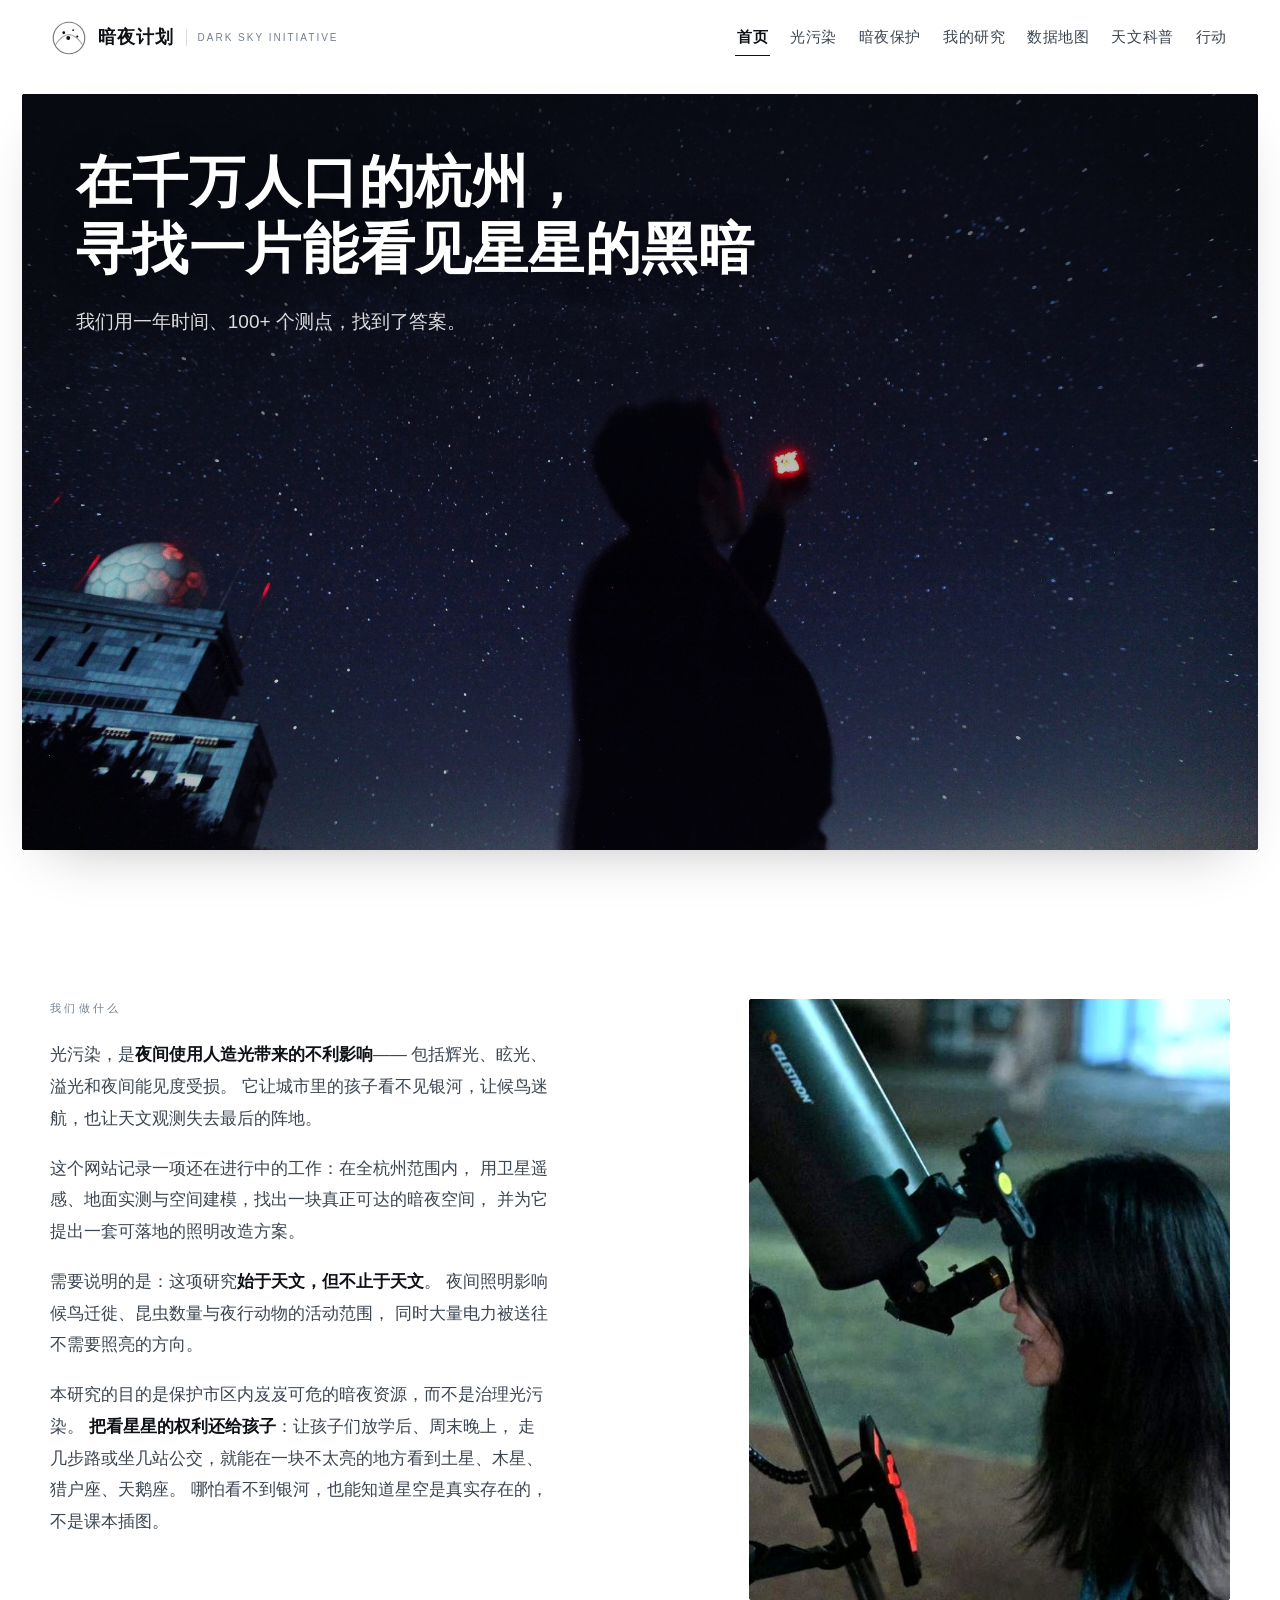
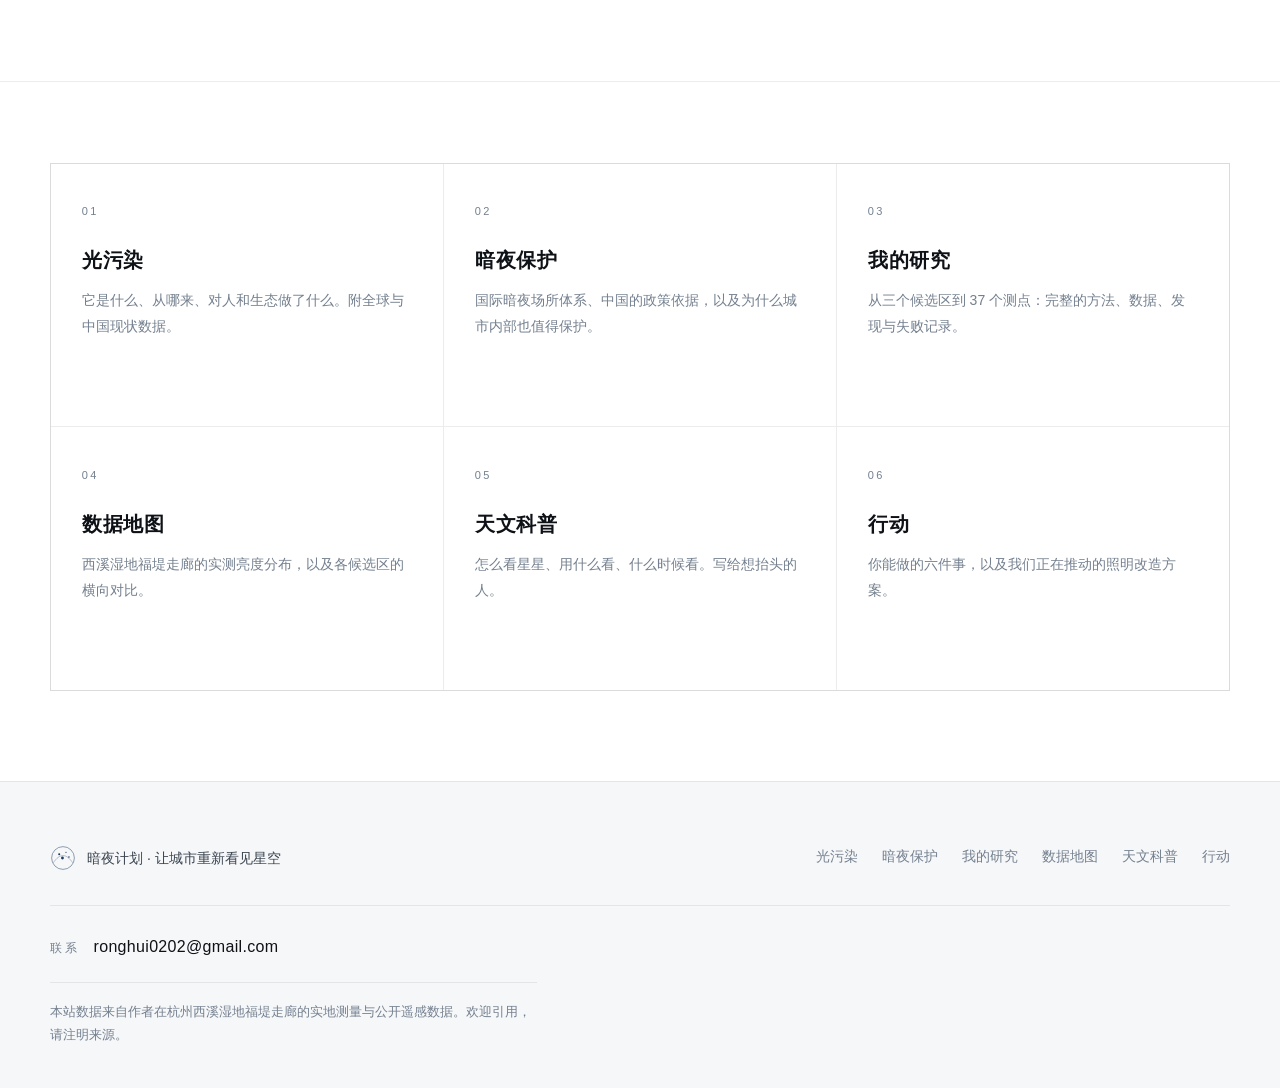
<file: index.html>
<!DOCTYPE html>
<html lang="zh-CN">
<head>
<meta charset="UTF-8">
<meta name="viewport" content="width=device-width, initial-scale=1.0">
<title>暗夜计划 · 城市暗夜保护</title>
<link rel="stylesheet" href="css/style.css?v=40">
</head>
<body>

<!-- ============ 页头 ============ -->
<header class="site-header" id="siteHeader">
  <a class="brand" href="index.html">
    <span class="brand-mark">
      <svg viewBox="0 0 48 48" aria-hidden="true">
        <circle cx="24" cy="24" r="21" fill="none" stroke="currentColor" stroke-width="1.6" opacity=".55"/>
        <path d="M6 33c6-9 12-13.5 18-13.5S36 24 42 33" fill="none" stroke="currentColor" stroke-width="1.6" opacity=".35"/>
        <circle cx="17" cy="17" r="1.9" fill="currentColor"/>
        <circle cx="29.5" cy="13.5" r="1.15" fill="currentColor"/>
        <circle cx="35" cy="22" r="1.4" fill="currentColor"/>
        <circle cx="23" cy="24" r="2.6" fill="currentColor"/>
      </svg>
    </span>
    <!-- ↓↓↓ 组织名称占位，替换这一处即可 ↓↓↓ -->
    <span class="brand-name">暗夜计划</span>
    <span class="brand-sub">Dark Sky Initiative</span>
  </a>

  <button class="nav-toggle" id="navToggle" aria-label="展开导航" aria-expanded="false">
    <span></span><span></span><span></span>
  </button>

  <nav class="site-nav" id="siteNav">
    <a href="index.html" class="is-active">首页</a>
    <a href="pages/light-pollution.html">光污染</a>
    <a href="pages/dark-sky.html">暗夜保护</a>
    <a href="pages/research.html">我的研究</a>
    <a href="pages/map.html">数据地图</a>
    <a href="pages/astronomy.html">天文科普</a>
    <a href="pages/action.html">行动</a>
  </nav>
</header>

<!-- ============ 封面 ============ -->
<section class="hero">
  <div class="wrap">
    <figure class="hero-frame">
      <img src="img/cover.jpg" alt="银河与天文台圆顶的夜空">
      <div class="hero-overlay">
        <h1 class="hero-title">
          在千万人口的杭州，<br>
          寻找一片能看见星星的黑暗
        </h1>
        <p class="hero-lede">
          我们用一年时间、100+ 个测点，找到了答案。
        </p>
      </div>
    </figure>
  </div>
</section>

<!-- ============ 导语 ============ -->
<section class="intro" id="intro">
  <div class="wrap intro-grid">

    <div class="intro-body">
      <p class="intro-kicker">我们做什么</p>

      <p class="intro-text">
        光污染，是<em>夜间使用人造光带来的不利影响</em>——
        包括辉光、眩光、溢光和夜间能见度受损。
        它让城市里的孩子看不见银河，让候鸟迷航，也让天文观测失去最后的阵地。
      </p>

      <p class="intro-text">
        这个网站记录一项还在进行中的工作：在全杭州范围内，
        用卫星遥感、地面实测与空间建模，找出一块真正可达的暗夜空间，
        并为它提出一套可落地的照明改造方案。
      </p>

      <p class="intro-text">
        需要说明的是：这项研究<em>始于天文，但不止于天文</em>。
        夜间照明影响候鸟迁徙、昆虫数量与夜行动物的活动范围，
        同时大量电力被送往不需要照亮的方向。
      </p>

      <p class="intro-text">
        本研究的目的是保护市区内岌岌可危的暗夜资源，而不是治理光污染。
        <strong>把看星星的权利还给孩子</strong>：让孩子们放学后、周末晚上，
        走几步路或坐几站公交，就能在一块不太亮的地方看到土星、木星、猎户座、天鹅座。
        哪怕看不到银河，也能知道星空是真实存在的，不是课本插图。
      </p>
    </div>

    <figure class="intro-figure">
      <img src="img/intro.jpg" alt="夜晚，一个孩子在城市街头用望远镜观星">
    </figure>

  </div>
</section>

<!-- ============ 栏目入口 ============ -->
<section class="pillars">
  <div class="wrap">
    <div class="pillar-grid">

      <a class="pillar" href="pages/light-pollution.html">
        <span class="pillar-no">01</span>
        <h3>光污染</h3>
        <p>它是什么、从哪来、对人和生态做了什么。附全球与中国现状数据。</p>
        <span class="pillar-go">进入 →</span>
      </a>

      <a class="pillar" href="pages/dark-sky.html">
        <span class="pillar-no">02</span>
        <h3>暗夜保护</h3>
        <p>国际暗夜场所体系、中国的政策依据，以及为什么城市内部也值得保护。</p>
        <span class="pillar-go">进入 →</span>
      </a>

      <a class="pillar" href="pages/research.html">
        <span class="pillar-no">03</span>
        <h3>我的研究</h3>
        <p>从三个候选区到 37 个测点：完整的方法、数据、发现与失败记录。</p>
        <span class="pillar-go">进入 →</span>
      </a>

      <a class="pillar" href="pages/map.html">
        <span class="pillar-no">04</span>
        <h3>数据地图</h3>
        <p>西溪湿地福堤走廊的实测亮度分布，以及各候选区的横向对比。</p>
        <span class="pillar-go">进入 →</span>
      </a>

      <a class="pillar" href="pages/astronomy.html">
        <span class="pillar-no">05</span>
        <h3>天文科普</h3>
        <p>怎么看星星、用什么看、什么时候看。写给想抬头的人。</p>
        <span class="pillar-go">进入 →</span>
      </a>

      <a class="pillar" href="pages/action.html">
        <span class="pillar-no">06</span>
        <h3>行动</h3>
        <p>你能做的六件事，以及我们正在推动的照明改造方案。</p>
        <span class="pillar-go">进入 →</span>
      </a>

    </div>
  </div>
</section>

<!-- ============ 页脚 ============ -->
<footer class="site-footer">
  <div class="wrap footer-grid">
    <div class="footer-brand">
      <span class="brand-mark brand-mark--sm">
        <svg viewBox="0 0 48 48" aria-hidden="true">
          <circle cx="24" cy="24" r="21" fill="none" stroke="currentColor" stroke-width="1.6" opacity=".55"/>
          <path d="M6 33c6-9 12-13.5 18-13.5S36 24 42 33" fill="none" stroke="currentColor" stroke-width="1.6" opacity=".35"/>
          <circle cx="17" cy="17" r="1.9" fill="currentColor"/>
          <circle cx="29.5" cy="13.5" r="1.15" fill="currentColor"/>
          <circle cx="35" cy="22" r="1.4" fill="currentColor"/>
          <circle cx="23" cy="24" r="2.6" fill="currentColor"/>
        </svg>
      </span>
      <p>暗夜计划 · 让城市重新看见星空</p>
    </div>
    <div class="footer-links">
      <a href="pages/light-pollution.html">光污染</a>
      <a href="pages/dark-sky.html">暗夜保护</a>
      <a href="pages/research.html">我的研究</a>
      <a href="pages/map.html">数据地图</a>
      <a href="pages/astronomy.html">天文科普</a>
      <a href="pages/action.html">行动</a>
    </div>
  </div>
  <div class="wrap footer-note">
    <p class="footer-contact">
      <span class="footer-contact-label">联系</span>
      <a href="mailto:ronghui0202@gmail.com">ronghui0202@gmail.com</a>
    </p>
    <p>本站数据来自作者在杭州西溪湿地福堤走廊的实地测量与公开遥感数据。欢迎引用，请注明来源。</p>
  </div>
</footer>

<script src="js/main.js?v=40"></script>
</body>
</html>
</file>
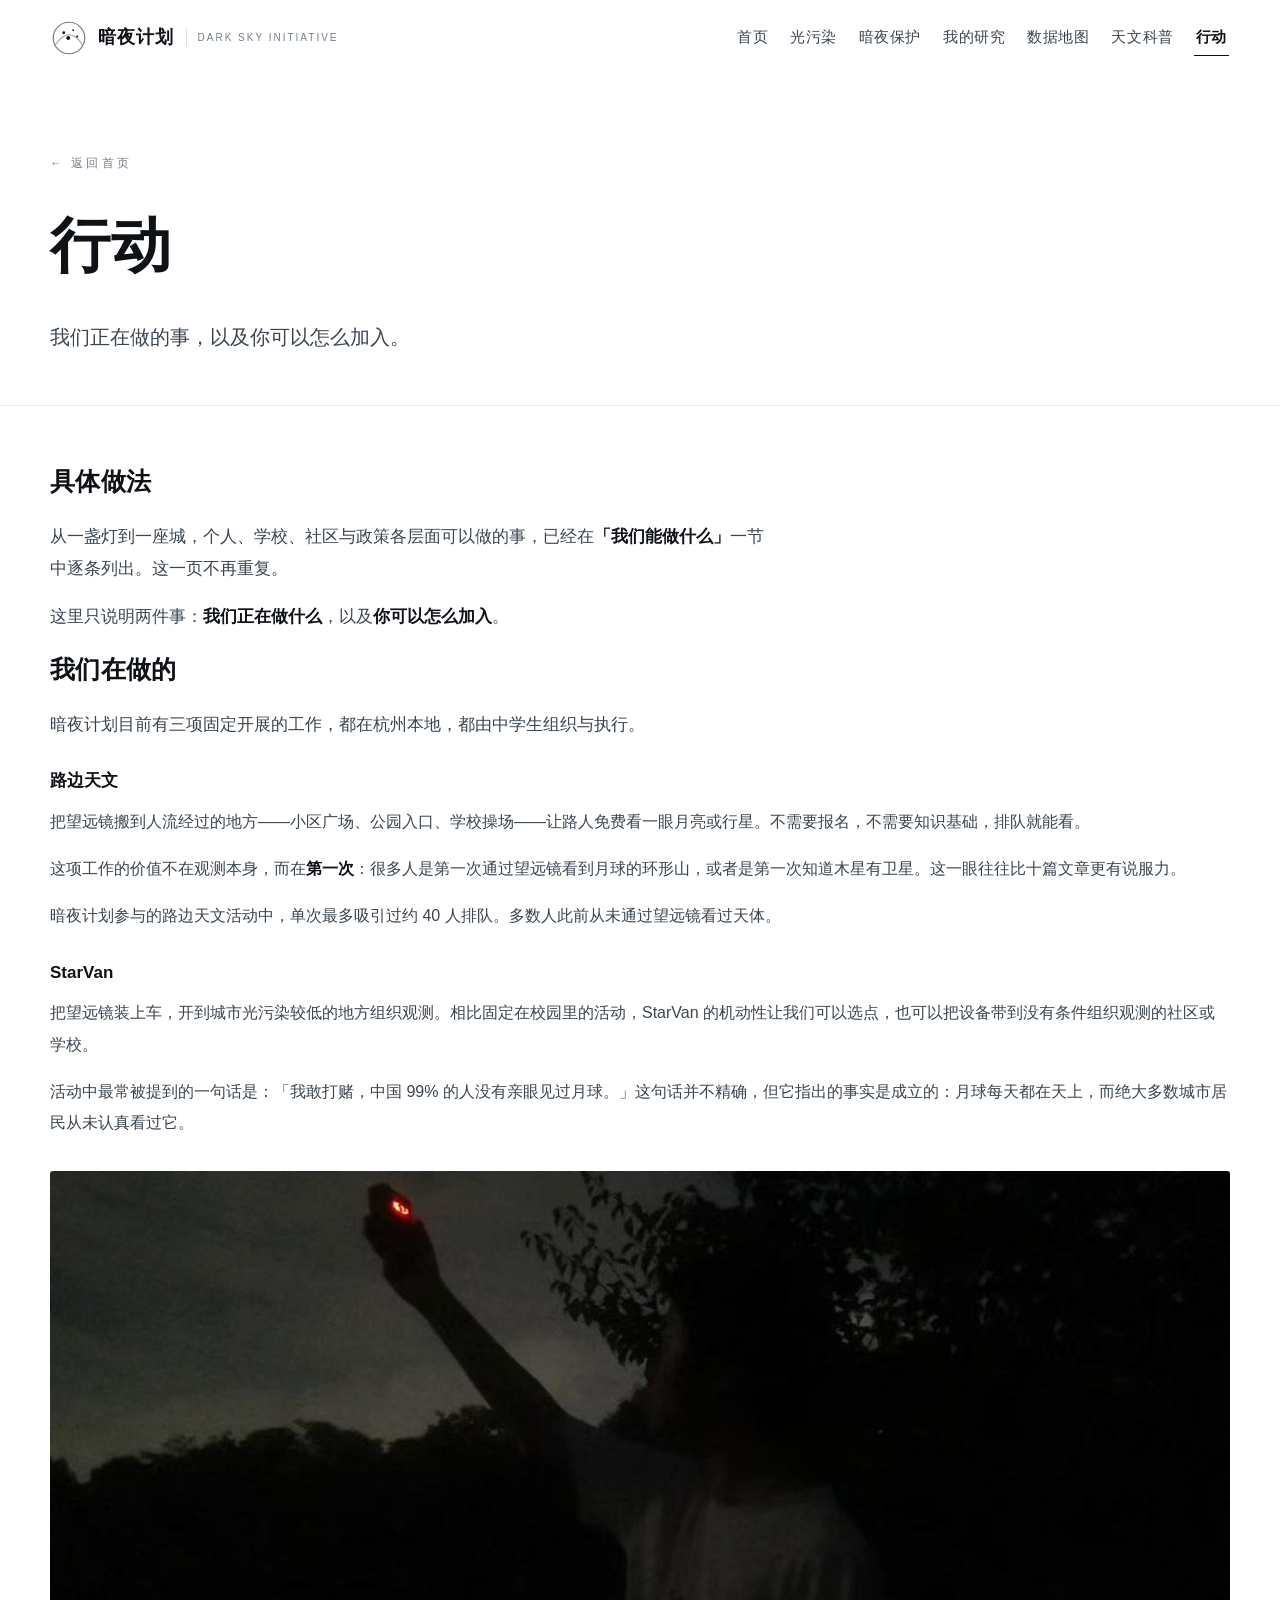
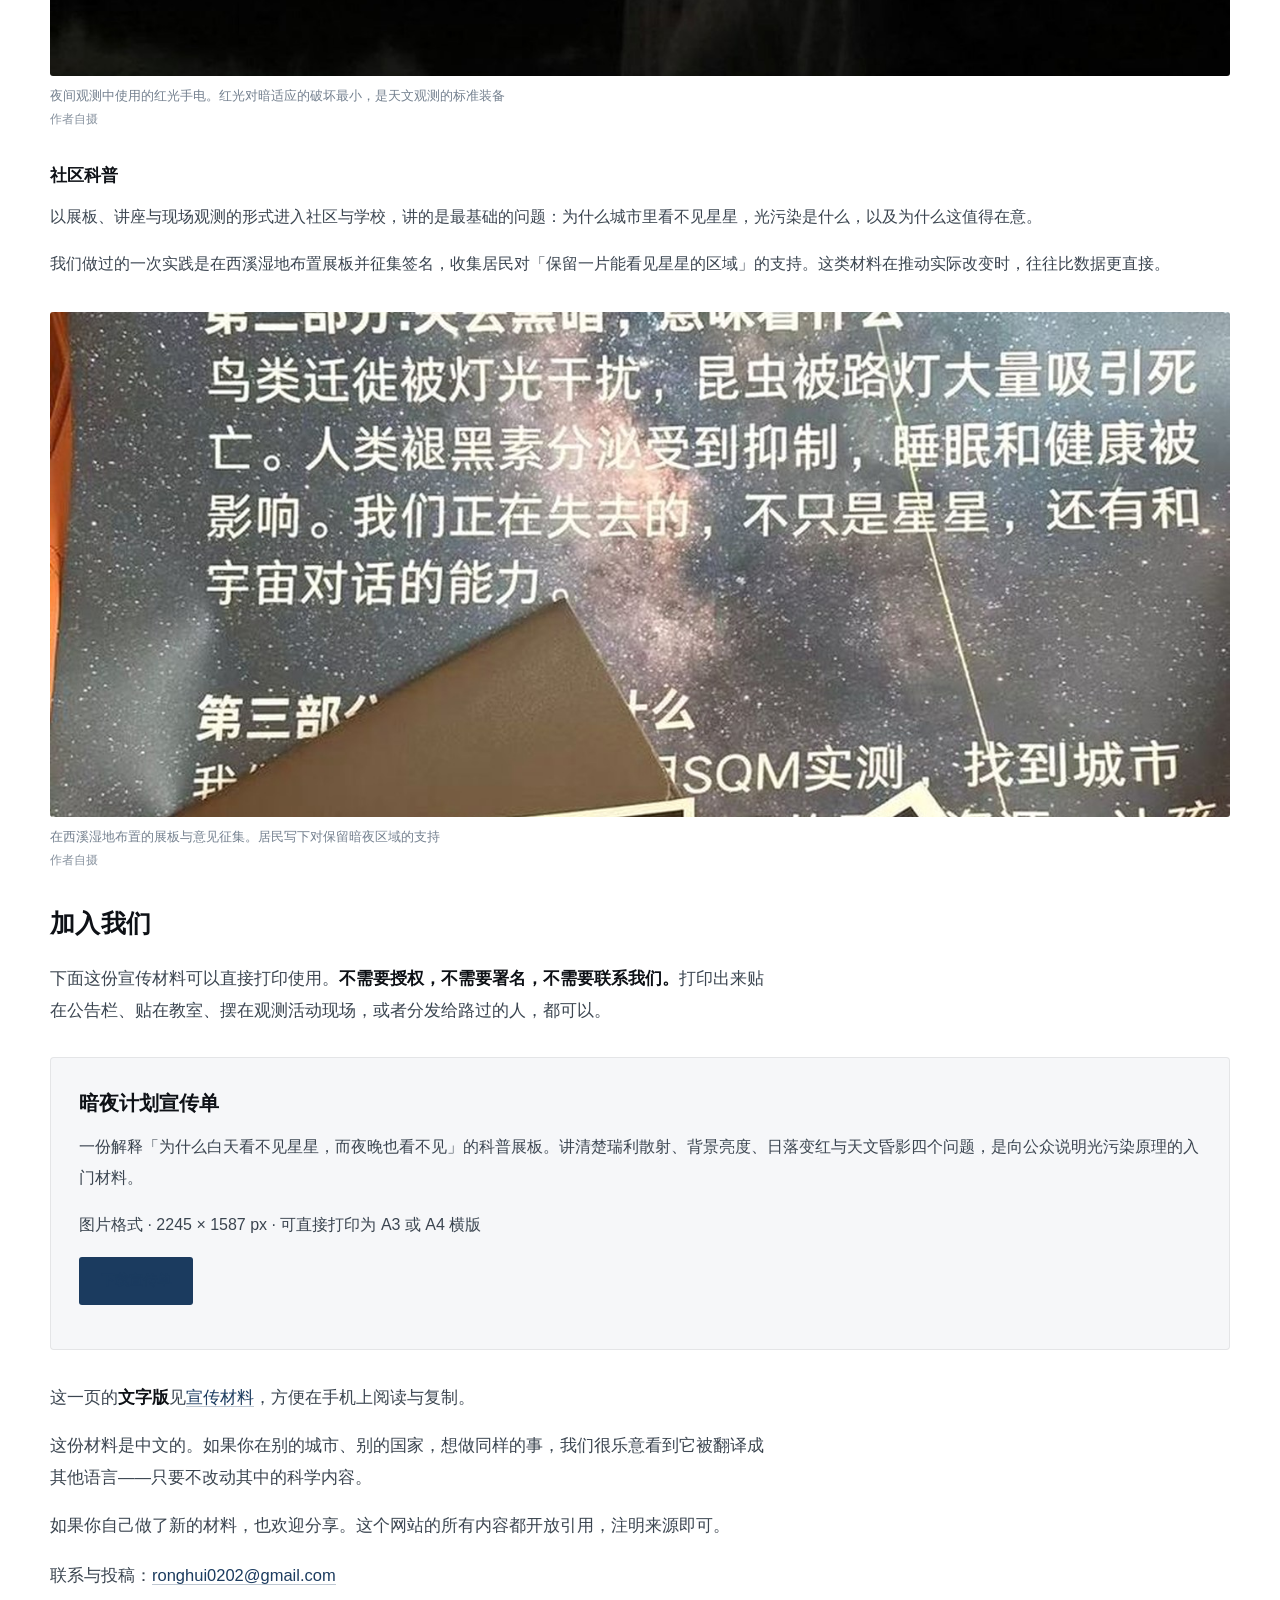
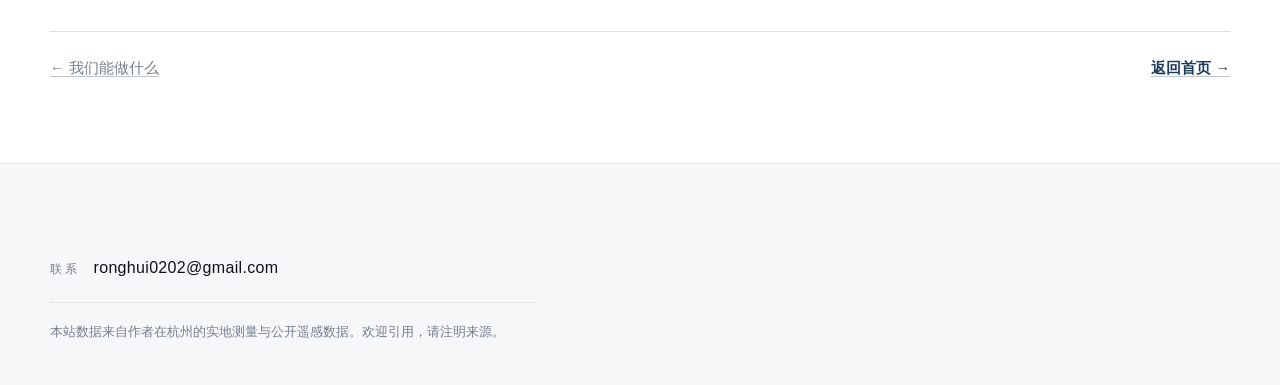
<file: pages/action.html>
<!DOCTYPE html>
<html lang="zh-CN">
<head>
<meta charset="UTF-8">
<meta name="viewport" content="width=device-width, initial-scale=1.0">
<title>行动 · 暗夜计划</title>
<link rel="stylesheet" href="../css/style.css?v=40">
</head>
<body>
<header class="site-header is-stuck" id="siteHeader">
  <a class="brand" href="../index.html">
    <span class="brand-mark"><svg viewBox="0 0 48 48" aria-hidden="true"><circle cx="24" cy="24" r="21" fill="none" stroke="currentColor" stroke-width="1.6" opacity=".55"/><path d="M6 33c6-9 12-13.5 18-13.5S36 24 42 33" fill="none" stroke="currentColor" stroke-width="1.6" opacity=".35"/><circle cx="17" cy="17" r="1.9" fill="currentColor"/><circle cx="29.5" cy="13.5" r="1.15" fill="currentColor"/><circle cx="35" cy="22" r="1.4" fill="currentColor"/><circle cx="23" cy="24" r="2.6" fill="currentColor"/></svg></span>
    <span class="brand-name">暗夜计划</span>
    <span class="brand-sub">Dark Sky Initiative</span>
  </a>
  <button class="nav-toggle" id="navToggle" aria-label="展开导航" aria-expanded="false"><span></span><span></span><span></span></button>
  <nav class="site-nav" id="siteNav">
    <a href="../index.html">首页</a>
    <a href="light-pollution.html">光污染</a>
    <a href="dark-sky.html">暗夜保护</a>
    <a href="research.html">我的研究</a>
    <a href="map.html">数据地图</a>
    <a href="astronomy.html">天文科普</a>
    <a href="action.html" class="is-active">行动</a>
  </nav>
</header>
<main class="page-main">
  <section class="page-hero">
    <div class="wrap">
      <p class="page-kicker"><a href="../index.html">← 返回首页</a></p>
      <h1 class="page-title">行动</h1>
      <p class="page-lede">我们正在做的事，以及你可以怎么加入。</p>
    </div>
  </section>
  <section class="doc">
    <div class="wrap">
      <div class="doc-body">
<div class="doc-full">
<h2>具体做法</h2>
<p>从一盏灯到一座城，个人、学校、社区与政策各层面可以做的事，已经在<strong>「我们能做什么」</strong>一节中逐条列出。这一页不再重复。</p>
<p>这里只说明两件事：<strong>我们正在做什么</strong>，以及<strong>你可以怎么加入</strong>。</p>
</div>
<div class="doc-full">
<h2>我们在做的</h2>
<p>暗夜计划目前有三项固定开展的工作，都在杭州本地，都由中学生组织与执行。</p>
</div>

<h3>路边天文</h3>
<p>把望远镜搬到人流经过的地方——小区广场、公园入口、学校操场——让路人免费看一眼月亮或行星。不需要报名，不需要知识基础，排队就能看。</p>
<p>这项工作的价值不在观测本身，而在<strong>第一次</strong>：很多人是第一次通过望远镜看到月球的环形山，或者是第一次知道木星有卫星。这一眼往往比十篇文章更有说服力。</p>
<p>暗夜计划参与的路边天文活动中，单次最多吸引过约 40 人排队。多数人此前从未通过望远镜看过天体。</p>
<h3>StarVan</h3>
<p>把望远镜装上车，开到城市光污染较低的地方组织观测。相比固定在校园里的活动，StarVan 的机动性让我们可以选点，也可以把设备带到没有条件组织观测的社区或学校。</p>
<p>活动中最常被提到的一句话是：「我敢打赌，中国 99% 的人没有亲眼见过月球。」这句话并不精确，但它指出的事实是成立的：月球每天都在天上，而绝大多数城市居民从未认真看过它。</p>


<figure class="doc-wide">
  <img src="../img/act/starvan.jpg" alt="夜间观测，观测者使用红光手电">
  <figcaption>夜间观测中使用的红光手电。红光对暗适应的破坏最小，是天文观测的标准装备<span class="doc-credit">作者自摄</span></figcaption>
</figure>

<h3>社区科普</h3>
<p>以展板、讲座与现场观测的形式进入社区与学校，讲的是最基础的问题：为什么城市里看不见星星，光污染是什么，以及为什么这值得在意。</p>
<p>我们做过的一次实践是在西溪湿地布置展板并征集签名，收集居民对「保留一片能看见星星的区域」的支持。这类材料在推动实际改变时，往往比数据更直接。</p>


<figure class="doc-wide">
  <img src="../img/act/community.jpg" alt="西溪湿地的展板与签名征集">
  <figcaption>在西溪湿地布置的展板与意见征集。居民写下对保留暗夜区域的支持<span class="doc-credit">作者自摄</span></figcaption>
</figure>

<div class="doc-full">
<h2>加入我们</h2>
<p>下面这份宣传材料可以直接打印使用。<strong>不需要授权，不需要署名，不需要联系我们。</strong>打印出来贴在公告栏、贴在教室、摆在观测活动现场，或者分发给路过的人，都可以。</p>
</div>

<div class="download-card">
  <div class="download-card__body">
    <h3>暗夜计划宣传单</h3>
    <p class="download-card__desc">一份解释「为什么白天看不见星星，而夜晚也看不见」的科普展板。讲清楚瑞利散射、背景亮度、日落变红与天文昏影四个问题，是向公众说明光污染原理的入门材料。</p>
    <p class="download-card__meta">图片格式 · 2245 × 1587 px · 可直接打印为 A3 或 A4 横版</p>
    <p class="download-card__actions">
      <a class="btn-primary" href="../img/poster-download.jpg" download="暗夜计划宣传单.jpg">下载宣传单</a>
    </p>
  </div>
</div>

<div class="doc-full">
<p>这一页的<strong>文字版</strong>见<a href="campaign.html">宣传材料</a>，方便在手机上阅读与复制。</p>
<p>这份材料是中文的。如果你在别的城市、别的国家，想做同样的事，我们很乐意看到它被翻译成其他语言——只要不改动其中的科学内容。</p>
<p>如果你自己做了新的材料，也欢迎分享。这个网站的所有内容都开放引用，注明来源即可。</p>
<p class="action-contact">联系与投稿：<a href="mailto:ronghui0202@gmail.com">ronghui0202@gmail.com</a></p>
</div>
      </div>
      <div class="doc-nav">
        <span><a class="doc-nav-back" href="lp-solutions.html">← 我们能做什么</a></span>
        <span><a href="../index.html">返回首页 →</a></span>
      </div>
    </div>
  </section>
</main>
<footer class="site-footer">
  <div class="wrap footer-note">
    <p class="footer-contact">
      <span class="footer-contact-label">联系</span>
      <a href="mailto:ronghui0202@gmail.com">ronghui0202@gmail.com</a>
    </p>
    <p>本站数据来自作者在杭州的实地测量与公开遥感数据。欢迎引用，请注明来源。</p>
  </div>
</footer>
<script src="../js/main.js?v=40"></script>
</body>
</html>
</file>
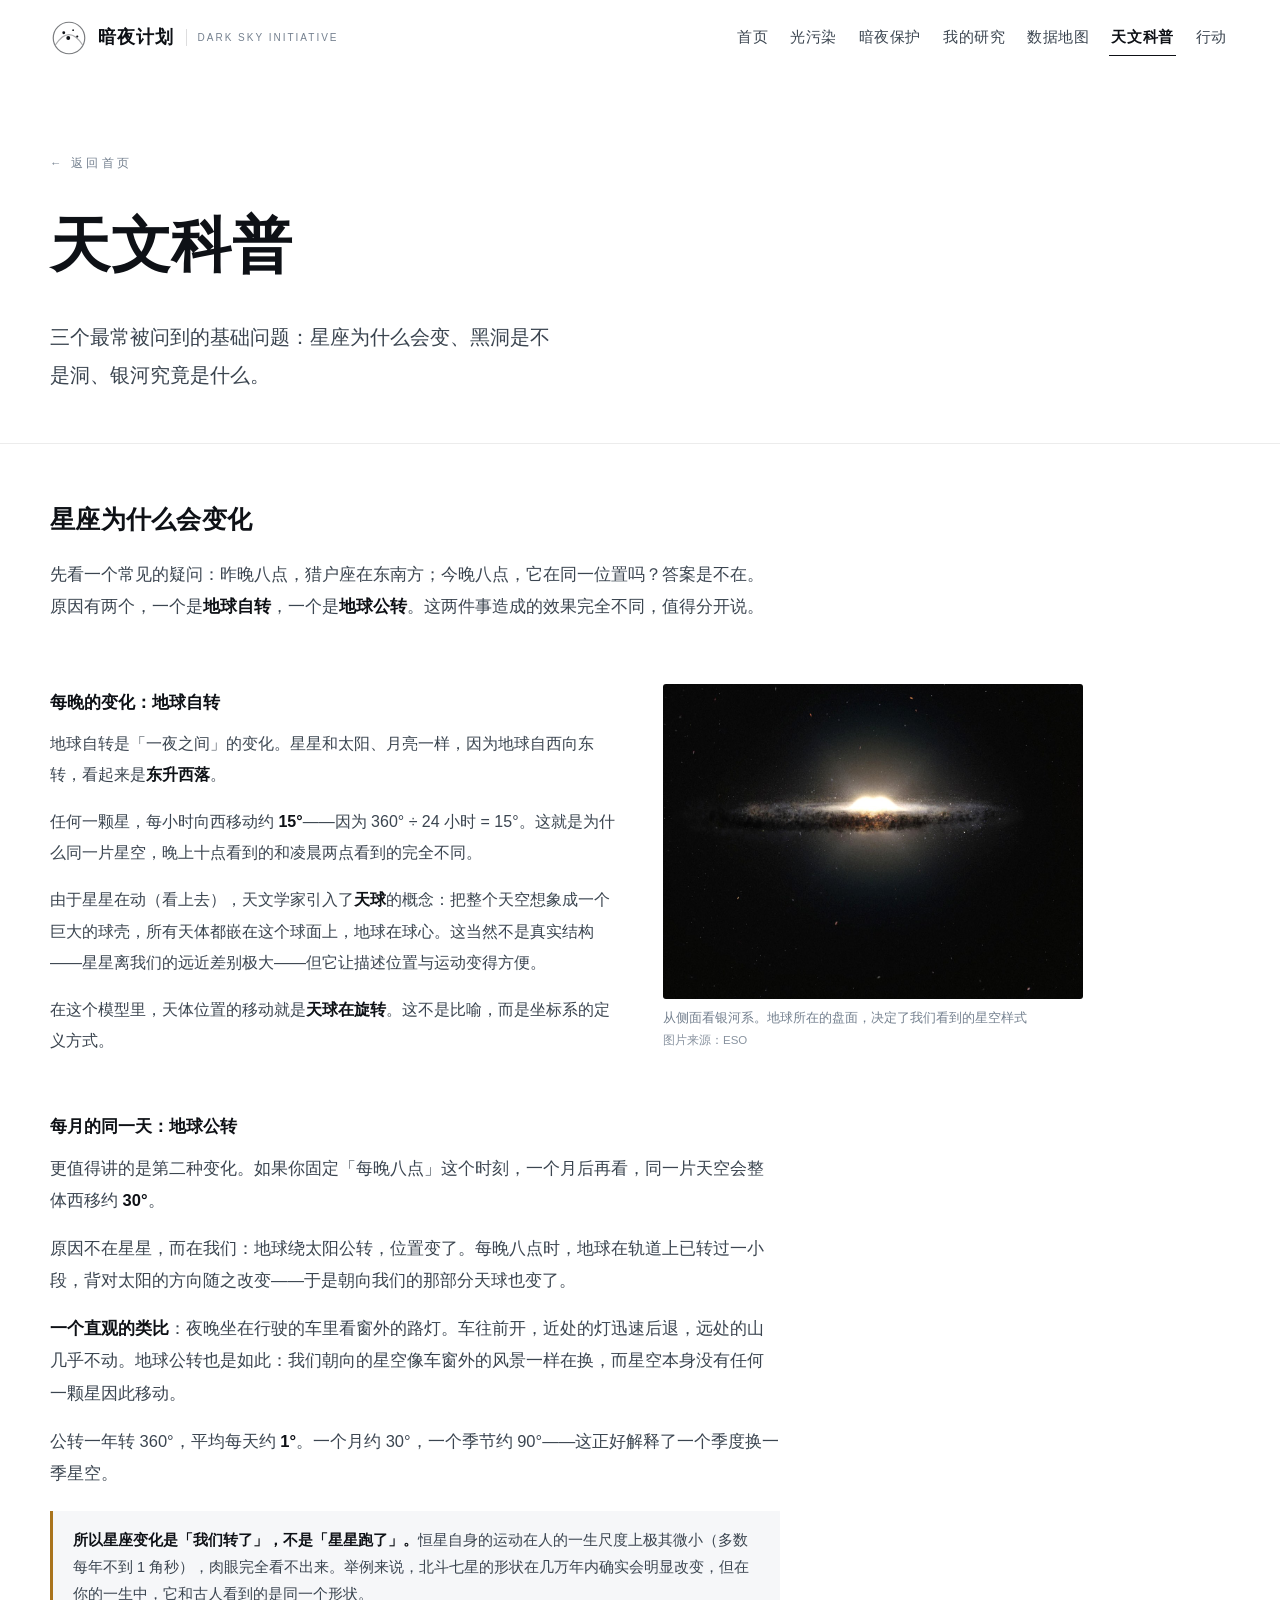
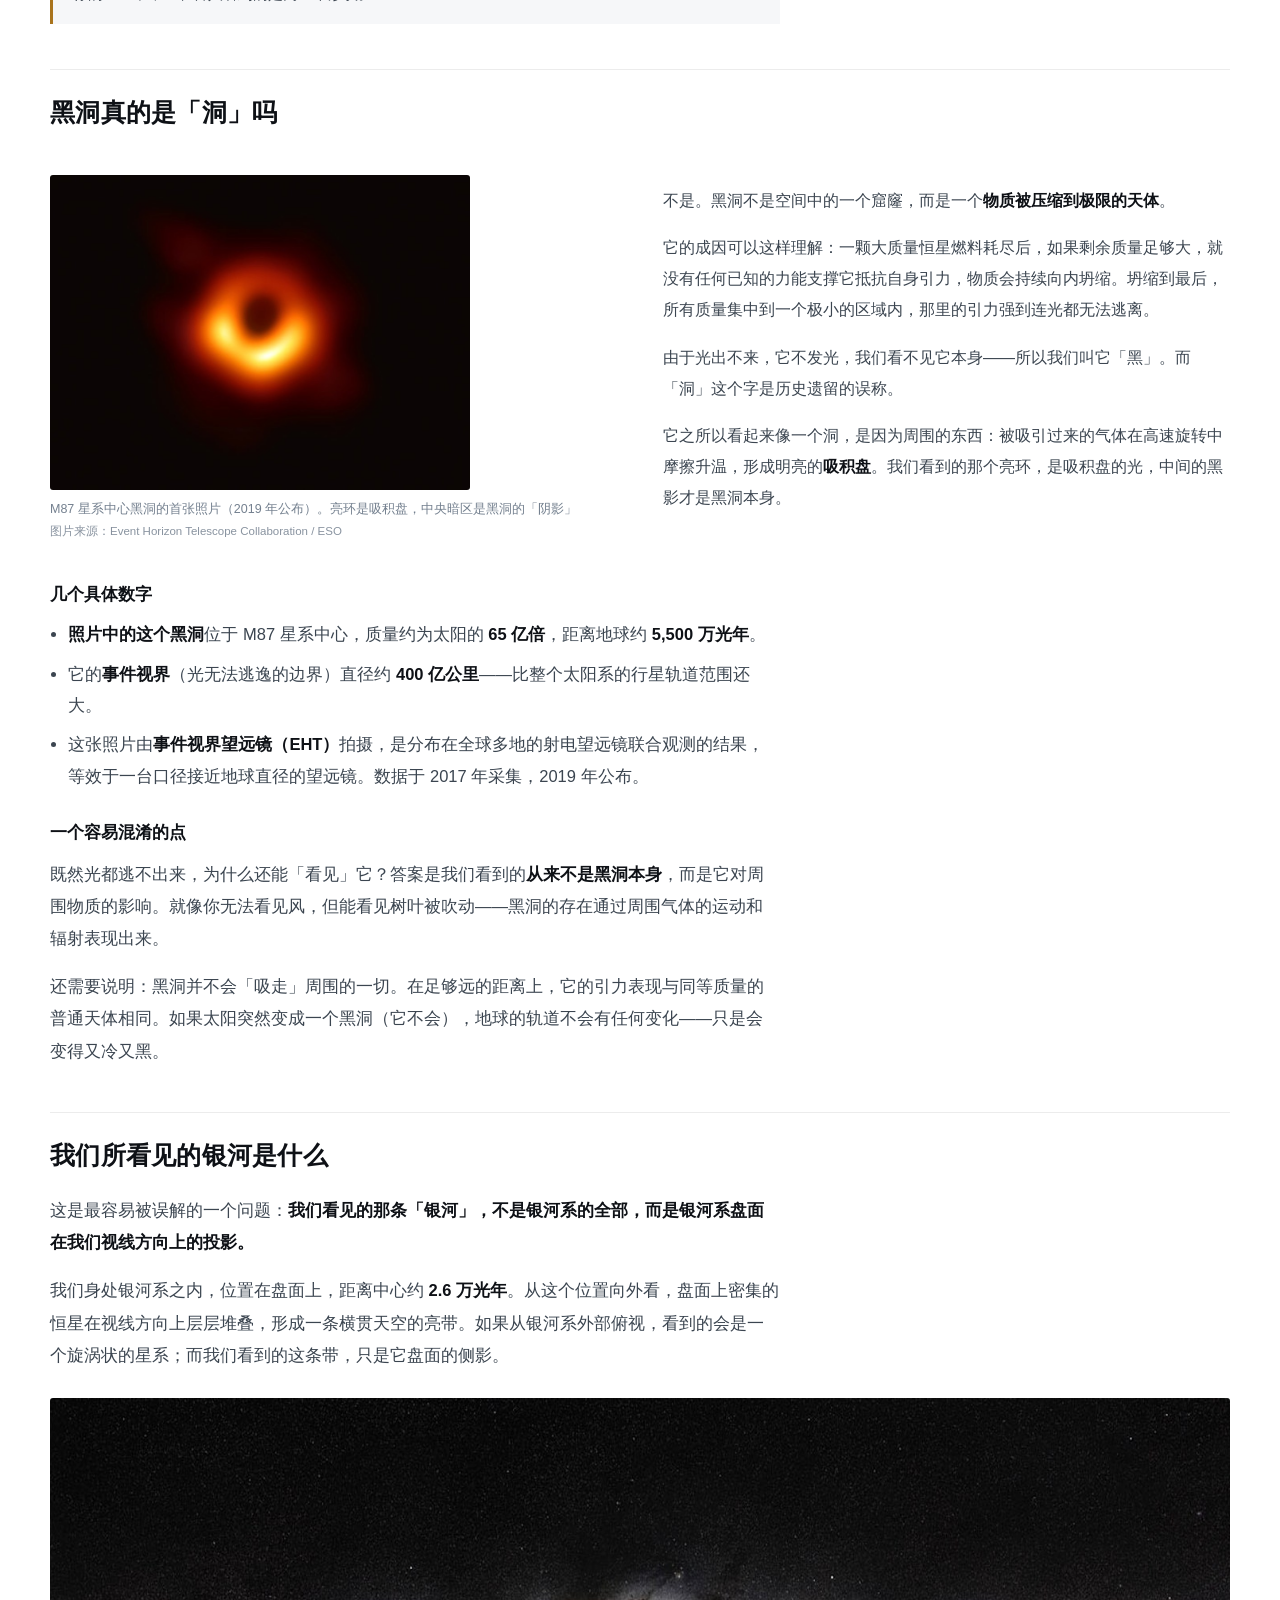
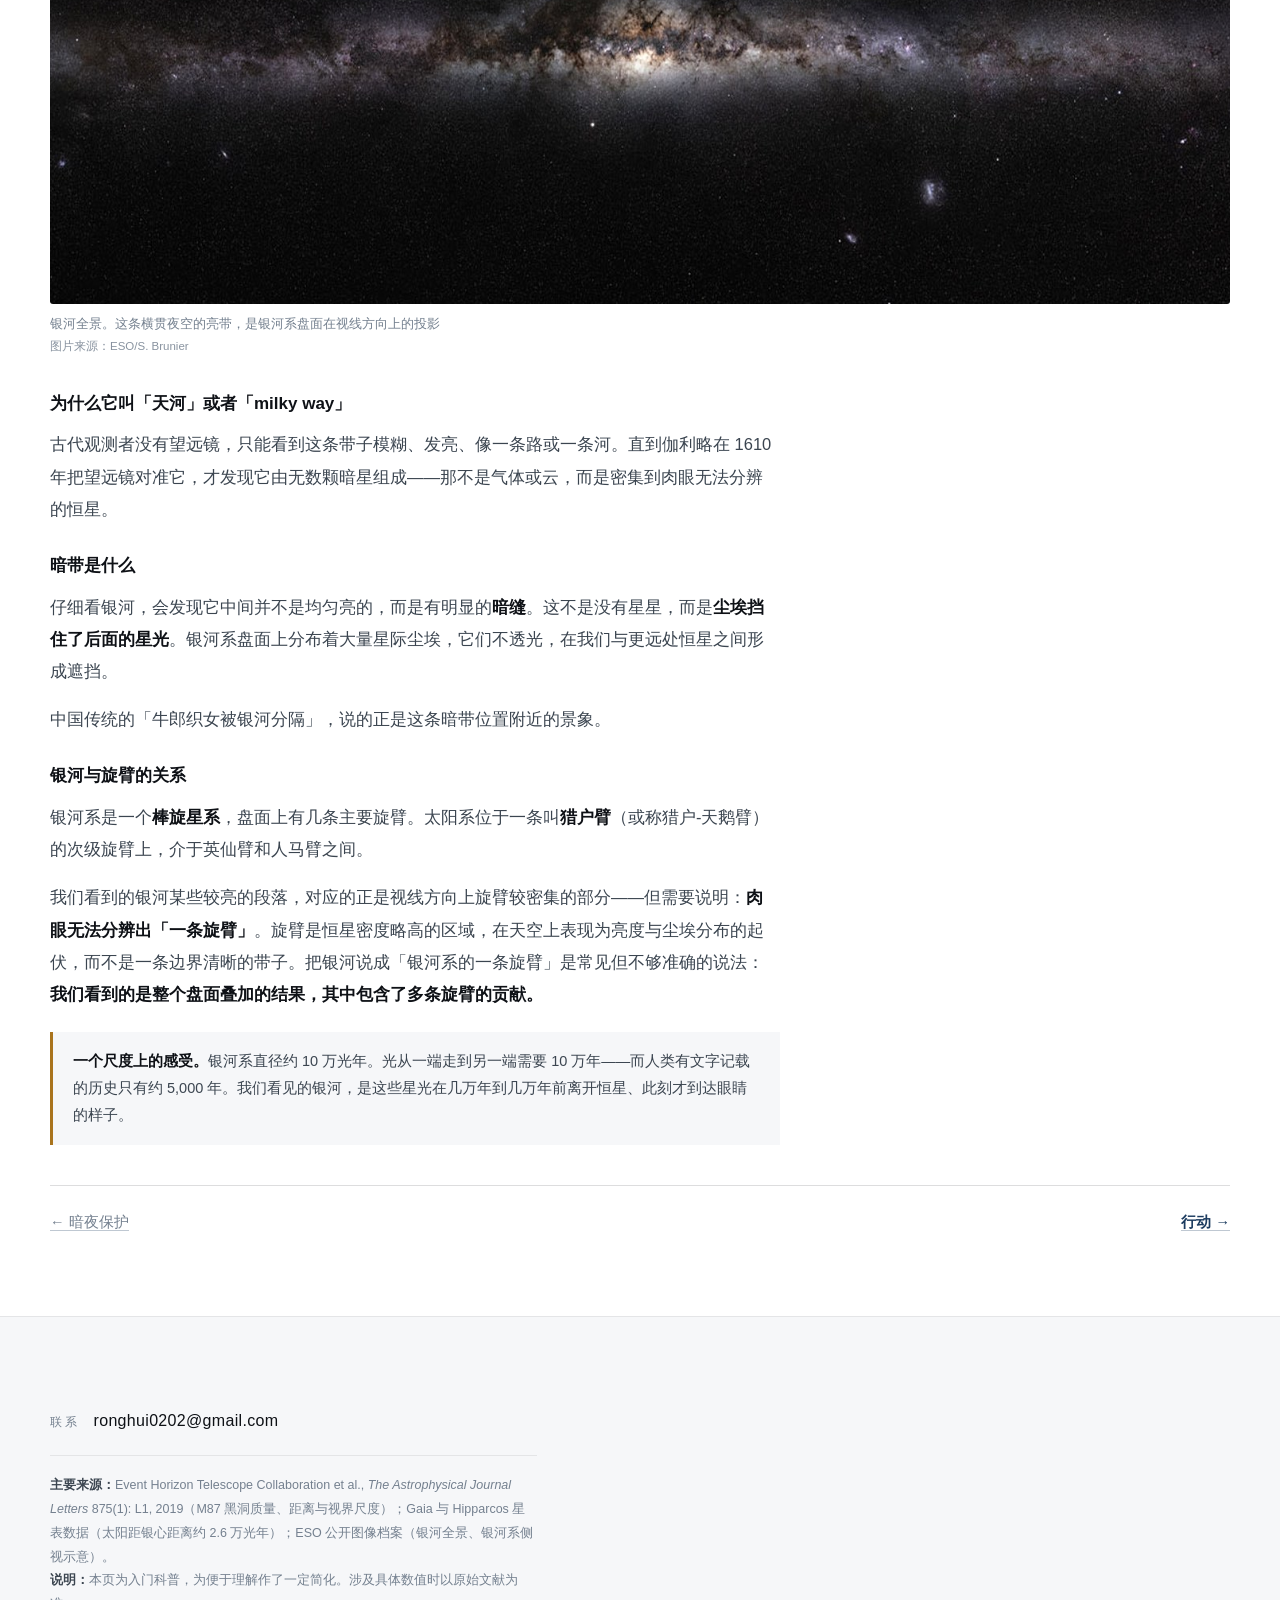
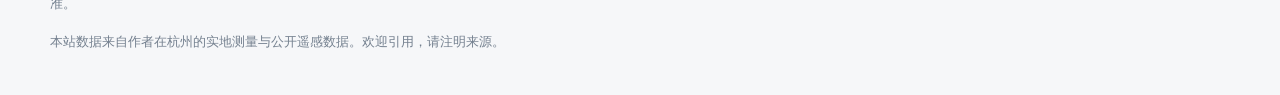
<file: pages/astronomy.html>
<!DOCTYPE html>
<html lang="zh-CN">
<head>
<meta charset="UTF-8">
<meta name="viewport" content="width=device-width, initial-scale=1.0">
<title>天文科普 · 暗夜计划</title>
<link rel="stylesheet" href="../css/style.css?v=40">
</head>
<body>
<header class="site-header is-stuck" id="siteHeader">
  <a class="brand" href="../index.html">
    <span class="brand-mark"><svg viewBox="0 0 48 48" aria-hidden="true"><circle cx="24" cy="24" r="21" fill="none" stroke="currentColor" stroke-width="1.6" opacity=".55"/><path d="M6 33c6-9 12-13.5 18-13.5S36 24 42 33" fill="none" stroke="currentColor" stroke-width="1.6" opacity=".35"/><circle cx="17" cy="17" r="1.9" fill="currentColor"/><circle cx="29.5" cy="13.5" r="1.15" fill="currentColor"/><circle cx="35" cy="22" r="1.4" fill="currentColor"/><circle cx="23" cy="24" r="2.6" fill="currentColor"/></svg></span>
    <span class="brand-name">暗夜计划</span>
    <span class="brand-sub">Dark Sky Initiative</span>
  </a>
  <button class="nav-toggle" id="navToggle" aria-label="展开导航" aria-expanded="false"><span></span><span></span><span></span></button>
  <nav class="site-nav" id="siteNav">
    <a href="../index.html">首页</a>
    <a href="light-pollution.html">光污染</a>
    <a href="dark-sky.html">暗夜保护</a>
    <a href="research.html">我的研究</a>
    <a href="map.html">数据地图</a>
    <a href="astronomy.html" class="is-active">天文科普</a>
    <a href="action.html">行动</a>
  </nav>
</header>
<main class="page-main">
  <section class="page-hero">
    <div class="wrap">
      <p class="page-kicker"><a href="../index.html">← 返回首页</a></p>
      <h1 class="page-title">天文科普</h1>
      <p class="page-lede">三个最常被问到的基础问题：星座为什么会变、黑洞是不是洞、银河究竟是什么。</p>
    </div>
  </section>
  <section class="doc">
    <div class="wrap">
      <div class="doc-body">

<div class="doc-full">
<h2>星座为什么会变化</h2>
<p>先看一个常见的疑问：昨晚八点，猎户座在东南方；今晚八点，它在同一位置吗？答案是不在。原因有两个，一个是<strong>地球自转</strong>，一个是<strong>地球公转</strong>。这两件事造成的效果完全不同，值得分开说。</p>
</div>

<div class="doc-row">
  <div class="doc-row__text">
    <h3>每晚的变化：地球自转</h3>
    <p>地球自转是「一夜之间」的变化。星星和太阳、月亮一样，因为地球自西向东转，看起来是<strong>东升西落</strong>。</p>
    <p>任何一颗星，每小时向西移动约 <strong>15°</strong>——因为 360° ÷ 24 小时 = 15°。这就是为什么同一片星空，晚上十点看到的和凌晨两点看到的完全不同。</p>
    <p>由于星星在动（看上去），天文学家引入了<strong>天球</strong>的概念：把整个天空想象成一个巨大的球壳，所有天体都嵌在这个球面上，地球在球心。这当然不是真实结构——星星离我们的远近差别极大——但它让描述位置与运动变得方便。</p>
    <p>在这个模型里，天体位置的移动就是<strong>天球在旋转</strong>。这不是比喻，而是坐标系的定义方式。</p>
  </div>
  <figure class="doc-row__media"><img src="../img/astro/galaxy-side.jpg" alt="银河系侧视示意"><figcaption>从侧面看银河系。地球所在的盘面，决定了我们看到的星空样式<span class="doc-credit">图片来源：ESO</span></figcaption></figure>
</div>

<div class="doc-full">
<h3>每月的同一天：地球公转</h3>
<p>更值得讲的是第二种变化。如果你固定「每晚八点」这个时刻，一个月后再看，同一片天空会整体西移约 <strong>30°</strong>。</p>
<p>原因不在星星，而在我们：地球绕太阳公转，位置变了。每晚八点时，地球在轨道上已转过一小段，背对太阳的方向随之改变——于是朝向我们的那部分天球也变了。</p>
<p><strong>一个直观的类比</strong>：夜晚坐在行驶的车里看窗外的路灯。车往前开，近处的灯迅速后退，远处的山几乎不动。地球公转也是如此：我们朝向的星空像车窗外的风景一样在换，而星空本身没有任何一颗星因此移动。</p>
<p>公转一年转 360°，平均每天约 <strong>1°</strong>。一个月约 30°，一个季节约 90°——这正好解释了一个季度换一季星空。</p>
<div class="doc-note">
  <strong>所以星座变化是「我们转了」，不是「星星跑了」。</strong>恒星自身的运动在人的一生尺度上极其微小（多数每年不到 1 角秒），肉眼完全看不出来。举例来说，北斗七星的形状在几万年内确实会明显改变，但在你的一生中，它和古人看到的是同一个形状。
</div>
</div>

<h2>黑洞真的是「洞」吗</h2>
<div class="doc-row doc-row--flip">
  <div class="doc-row__text">
    <p>不是。黑洞不是空间中的一个窟窿，而是一个<strong>物质被压缩到极限的天体</strong>。</p>
    <p>它的成因可以这样理解：一颗大质量恒星燃料耗尽后，如果剩余质量足够大，就没有任何已知的力能支撑它抵抗自身引力，物质会持续向内坍缩。坍缩到最后，所有质量集中到一个极小的区域内，那里的引力强到连光都无法逃离。</p>
    <p>由于光出不来，它不发光，我们看不见它本身——所以我们叫它「黑」。而「洞」这个字是历史遗留的误称。</p>
    <p>它之所以看起来像一个洞，是因为周围的东西：被吸引过来的气体在高速旋转中摩擦升温，形成明亮的<strong>吸积盘</strong>。我们看到的那个亮环，是吸积盘的光，中间的黑影才是黑洞本身。</p>
  </div>
  <figure class="doc-row__media"><img src="../img/astro/blackhole-m87.jpg" alt="M87 星系中心黑洞的首张照片"><figcaption>M87 星系中心黑洞的首张照片（2019 年公布）。亮环是吸积盘，中央暗区是黑洞的「阴影」<span class="doc-credit">图片来源：Event Horizon Telescope Collaboration / ESO</span></figcaption></figure>
</div>

<div class="doc-full">
<h3>几个具体数字</h3>
<ul>
  <li><strong>照片中的这个黑洞</strong>位于 M87 星系中心，质量约为太阳的 <strong>65 亿倍</strong>，距离地球约 <strong>5,500 万光年</strong>。</li>
  <li>它的<strong>事件视界</strong>（光无法逃逸的边界）直径约 <strong>400 亿公里</strong>——比整个太阳系的行星轨道范围还大。</li>
  <li>这张照片由<strong>事件视界望远镜（EHT）</strong>拍摄，是分布在全球多地的射电望远镜联合观测的结果，等效于一台口径接近地球直径的望远镜。数据于 2017 年采集，2019 年公布。</li>
</ul>
<h3>一个容易混淆的点</h3>
<p>既然光都逃不出来，为什么还能「看见」它？答案是我们看到的<strong>从来不是黑洞本身</strong>，而是它对周围物质的影响。就像你无法看见风，但能看见树叶被吹动——黑洞的存在通过周围气体的运动和辐射表现出来。</p>
<p>还需要说明：黑洞并不会「吸走」周围的一切。在足够远的距离上，它的引力表现与同等质量的普通天体相同。如果太阳突然变成一个黑洞（它不会），地球的轨道不会有任何变化——只是会变得又冷又黑。</p>
</div>

<h2>我们所看见的银河是什么</h2>
<div class="doc-full">
<p>这是最容易被误解的一个问题：<strong>我们看见的那条「银河」，不是银河系的全部，而是银河系盘面在我们视线方向上的投影。</strong></p>
<p>我们身处银河系之内，位置在盘面上，距离中心约 <strong>2.6 万光年</strong>。从这个位置向外看，盘面上密集的恒星在视线方向上层层堆叠，形成一条横贯天空的亮带。如果从银河系外部俯视，看到的会是一个旋涡状的星系；而我们看到的这条带，只是它盘面的侧影。</p>
</div>

<figure class="doc-wide">
  <img src="../img/astro/milkyway-panorama.jpg" alt="银河全景">
  <figcaption>银河全景。这条横贯夜空的亮带，是银河系盘面在视线方向上的投影<span class="doc-credit">图片来源：ESO/S. Brunier</span></figcaption>
</figure>

<div class="doc-full">
<h3>为什么它叫「天河」或者「milky way」</h3>
<p>古代观测者没有望远镜，只能看到这条带子模糊、发亮、像一条路或一条河。直到伽利略在 1610 年把望远镜对准它，才发现它由无数颗暗星组成——那不是气体或云，而是密集到肉眼无法分辨的恒星。</p>
<h3>暗带是什么</h3>
<p>仔细看银河，会发现它中间并不是均匀亮的，而是有明显的<strong>暗缝</strong>。这不是没有星星，而是<strong>尘埃挡住了后面的星光</strong>。银河系盘面上分布着大量星际尘埃，它们不透光，在我们与更远处恒星之间形成遮挡。</p>
<p>中国传统的「牛郎织女被银河分隔」，说的正是这条暗带位置附近的景象。</p>
<h3>银河与旋臂的关系</h3>
<p>银河系是一个<strong>棒旋星系</strong>，盘面上有几条主要旋臂。太阳系位于一条叫<strong>猎户臂</strong>（或称猎户-天鹅臂）的次级旋臂上，介于英仙臂和人马臂之间。</p>
<p>我们看到的银河某些较亮的段落，对应的正是视线方向上旋臂较密集的部分——但需要说明：<strong>肉眼无法分辨出「一条旋臂」</strong>。旋臂是恒星密度略高的区域，在天空上表现为亮度与尘埃分布的起伏，而不是一条边界清晰的带子。把银河说成「银河系的一条旋臂」是常见但不够准确的说法：<strong>我们看到的是整个盘面叠加的结果，其中包含了多条旋臂的贡献。</strong></p>
<div class="doc-note">
  <strong>一个尺度上的感受。</strong>银河系直径约 10 万光年。光从一端走到另一端需要 10 万年——而人类有文字记载的历史只有约 5,000 年。我们看见的银河，是这些星光在几万年到几万年前离开恒星、此刻才到达眼睛的样子。
</div>
</div>
      </div>
      <div class="doc-nav">
        <span><a class="doc-nav-back" href="dark-sky.html">← 暗夜保护</a></span>
        <span><a href="action.html">行动 →</a></span>
      </div>
    </div>
  </section>
</main>
<footer class="site-footer">
  <div class="wrap footer-note">
    <p class="footer-contact">
      <span class="footer-contact-label">联系</span>
      <a href="mailto:ronghui0202@gmail.com">ronghui0202@gmail.com</a>
    </p>
    <p class="footer-src"><strong>主要来源：</strong>Event Horizon Telescope Collaboration et al., <em>The Astrophysical Journal Letters</em> 875(1): L1, 2019（M87 黑洞质量、距离与视界尺度）；Gaia 与 Hipparcos 星表数据（太阳距银心距离约 2.6 万光年）；ESO 公开图像档案（银河全景、银河系侧视示意）。<br><strong>说明：</strong>本页为入门科普，为便于理解作了一定简化。涉及具体数值时以原始文献为准。</p>
    <p>本站数据来自作者在杭州的实地测量与公开遥感数据。欢迎引用，请注明来源。</p>
  </div>
</footer>
<script src="../js/main.js?v=40"></script>
</body>
</html>
</file>
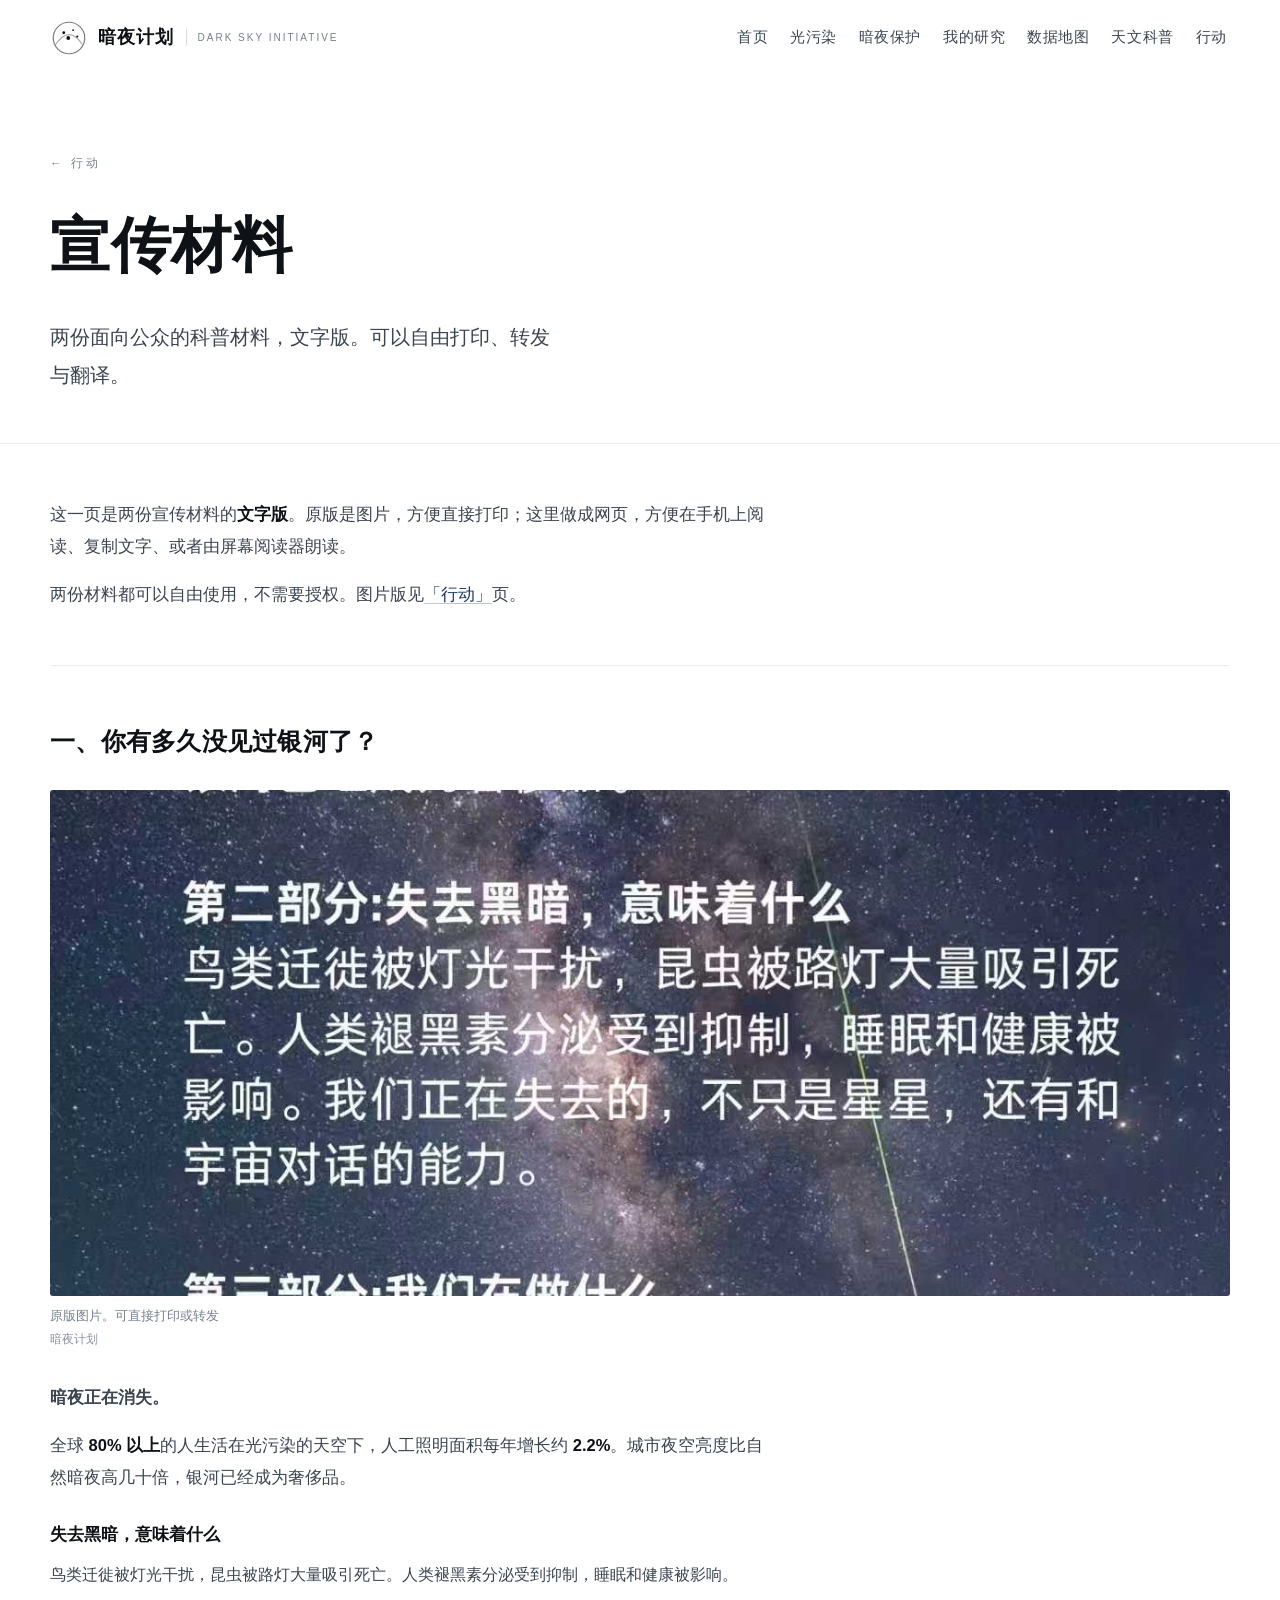
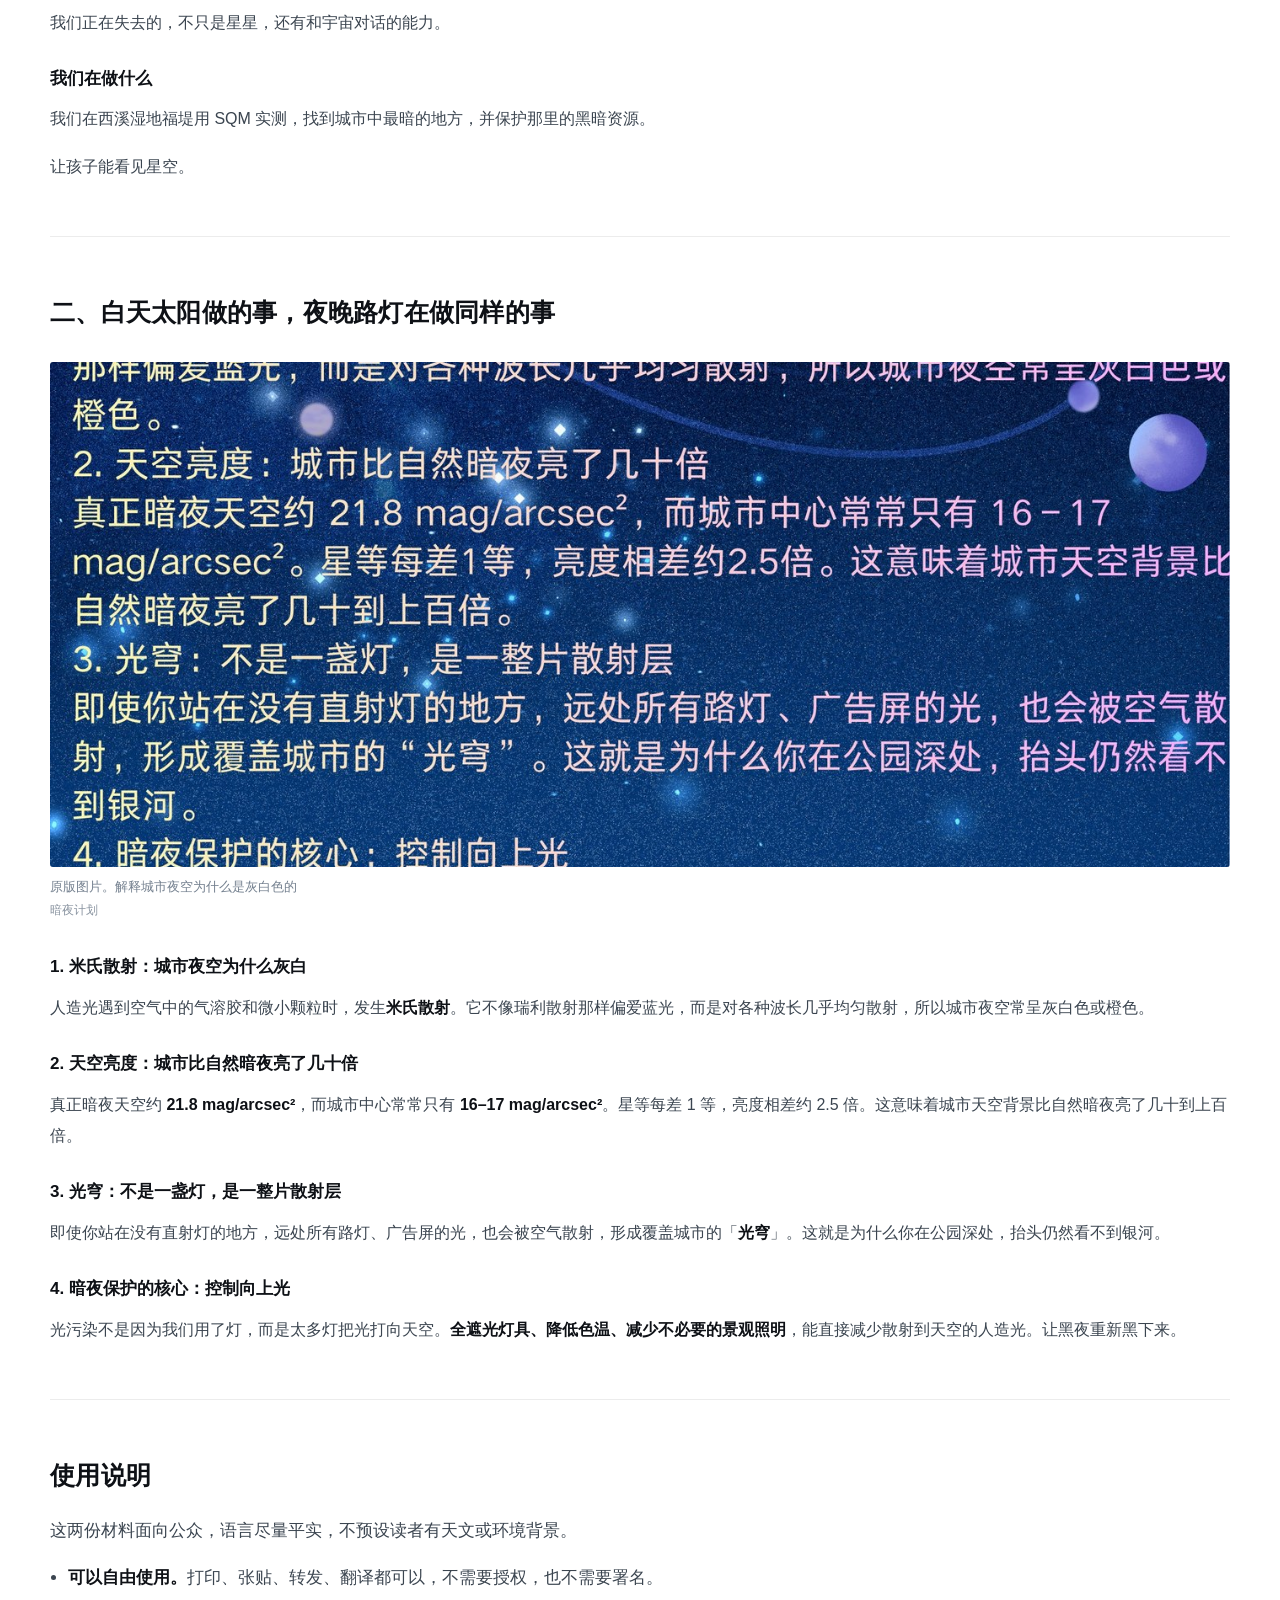
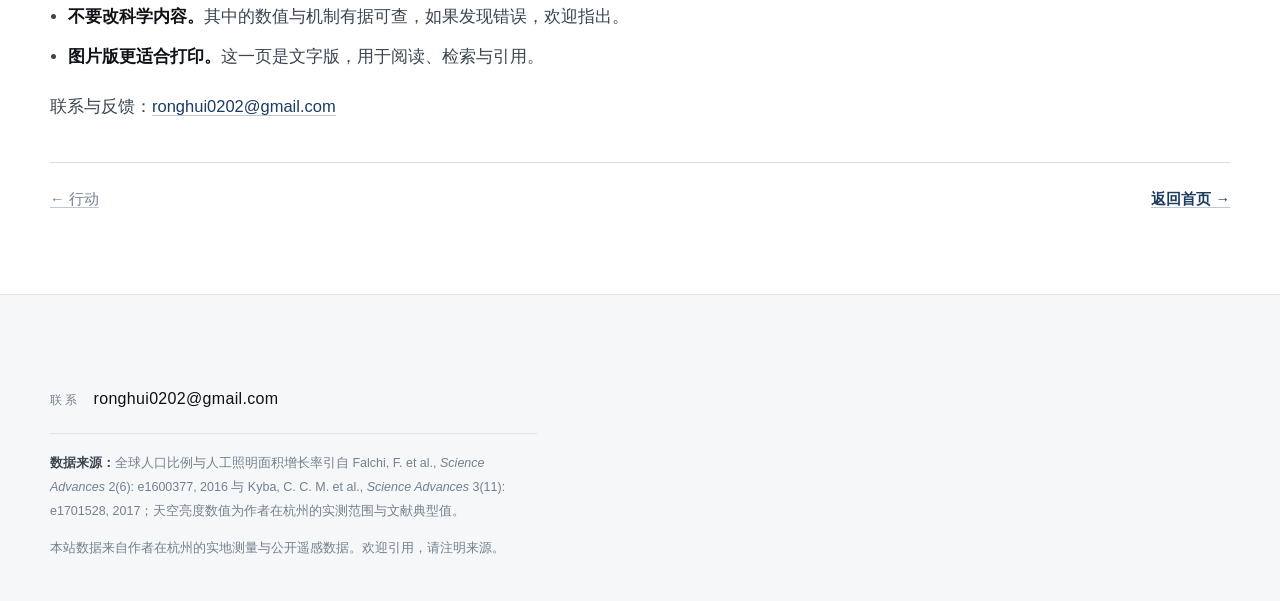
<file: pages/campaign.html>
<!DOCTYPE html>
<html lang="zh-CN">
<head>
<meta charset="UTF-8">
<meta name="viewport" content="width=device-width, initial-scale=1.0">
<title>宣传材料 · 暗夜计划</title>
<link rel="stylesheet" href="../css/style.css?v=40">
</head>
<body>
<header class="site-header is-stuck" id="siteHeader">
  <a class="brand" href="../index.html">
    <span class="brand-mark"><svg viewBox="0 0 48 48" aria-hidden="true"><circle cx="24" cy="24" r="21" fill="none" stroke="currentColor" stroke-width="1.6" opacity=".55"/><path d="M6 33c6-9 12-13.5 18-13.5S36 24 42 33" fill="none" stroke="currentColor" stroke-width="1.6" opacity=".35"/><circle cx="17" cy="17" r="1.9" fill="currentColor"/><circle cx="29.5" cy="13.5" r="1.15" fill="currentColor"/><circle cx="35" cy="22" r="1.4" fill="currentColor"/><circle cx="23" cy="24" r="2.6" fill="currentColor"/></svg></span>
    <span class="brand-name">暗夜计划</span>
    <span class="brand-sub">Dark Sky Initiative</span>
  </a>
  <button class="nav-toggle" id="navToggle" aria-label="展开导航" aria-expanded="false"><span></span><span></span><span></span></button>
  <nav class="site-nav" id="siteNav">
    <a href="../index.html">首页</a>
    <a href="light-pollution.html">光污染</a>
    <a href="dark-sky.html">暗夜保护</a>
    <a href="research.html">我的研究</a>
    <a href="map.html">数据地图</a>
    <a href="astronomy.html">天文科普</a>
    <a href="action.html">行动</a>
  </nav>
</header>
<main class="page-main">
  <section class="page-hero">
    <div class="wrap">
      <p class="page-kicker"><a href="action.html">← 行动</a></p>
      <h1 class="page-title">宣传材料</h1>
      <p class="page-lede">两份面向公众的科普材料，文字版。可以自由打印、转发与翻译。</p>
    </div>
  </section>
  <section class="doc">
    <div class="wrap">
      <div class="doc-body">

<div class="doc-full">
<p>这一页是两份宣传材料的<strong>文字版</strong>。原版是图片，方便直接打印；这里做成网页，方便在手机上阅读、复制文字、或者由屏幕阅读器朗读。</p>
<p>两份材料都可以自由使用，不需要授权。图片版见<a href="action.html">「行动」</a>页。</p>
</div>

<hr class="doc-sep">

<div class="doc-full">
<h2>一、你有多久没见过银河了？</h2>
</div>

<figure class="doc-wide">
  <img src="../img/campaign/galaxy-poster.jpg" alt="你有多久没见过银河了 宣传海报">
  <figcaption>原版图片。可直接打印或转发<span class="doc-credit">暗夜计划</span></figcaption>
</figure>

<div class="doc-full">
<p class="lead-quote">暗夜正在消失。</p>
<p>全球 <strong>80% 以上</strong>的人生活在光污染的天空下，人工照明面积每年增长约 <strong>2.2%</strong>。城市夜空亮度比自然暗夜高几十倍，银河已经成为奢侈品。</p>
</div>

<h3>失去黑暗，意味着什么</h3>
<p>鸟类迁徙被灯光干扰，昆虫被路灯大量吸引死亡。人类褪黑素分泌受到抑制，睡眠和健康被影响。</p>
<p>我们正在失去的，不只是星星，还有和宇宙对话的能力。</p>

<h3>我们在做什么</h3>
<p>我们在西溪湿地福堤用 SQM 实测，找到城市中最暗的地方，并保护那里的黑暗资源。</p>
<p>让孩子能看见星空。</p>

<hr class="doc-sep">

<div class="doc-full">
<h2>二、白天太阳做的事，夜晚路灯在做同样的事</h2>
</div>

<figure class="doc-wide">
  <img src="../img/campaign/mie-poster.jpg" alt="米氏散射宣传海报">
  <figcaption>原版图片。解释城市夜空为什么是灰白色的<span class="doc-credit">暗夜计划</span></figcaption>
</figure>

<h3>1. 米氏散射：城市夜空为什么灰白</h3>
<p>人造光遇到空气中的气溶胶和微小颗粒时，发生<strong>米氏散射</strong>。它不像瑞利散射那样偏爱蓝光，而是对各种波长几乎均匀散射，所以城市夜空常呈灰白色或橙色。</p>

<h3>2. 天空亮度：城市比自然暗夜亮了几十倍</h3>
<p>真正暗夜天空约 <strong>21.8 mag/arcsec²</strong>，而城市中心常常只有 <strong>16–17 mag/arcsec²</strong>。星等每差 1 等，亮度相差约 2.5 倍。这意味着城市天空背景比自然暗夜亮了几十到上百倍。</p>

<h3>3. 光穹：不是一盏灯，是一整片散射层</h3>
<p>即使你站在没有直射灯的地方，远处所有路灯、广告屏的光，也会被空气散射，形成覆盖城市的「<strong>光穹</strong>」。这就是为什么你在公园深处，抬头仍然看不到银河。</p>

<h3>4. 暗夜保护的核心：控制向上光</h3>
<p>光污染不是因为我们用了灯，而是太多灯把光打向天空。<strong>全遮光灯具、降低色温、减少不必要的景观照明</strong>，能直接减少散射到天空的人造光。让黑夜重新黑下来。</p>

<hr class="doc-sep">

<div class="doc-full">
<h2>使用说明</h2>
<p>这两份材料面向公众，语言尽量平实，不预设读者有天文或环境背景。</p>
<ul>
  <li><strong>可以自由使用。</strong>打印、张贴、转发、翻译都可以，不需要授权，也不需要署名。</li>
  <li><strong>不要改科学内容。</strong>其中的数值与机制有据可查，如果发现错误，欢迎指出。</li>
  <li><strong>图片版更适合打印。</strong>这一页是文字版，用于阅读、检索与引用。</li>
</ul>
<p class="action-contact">联系与反馈：<a href="mailto:ronghui0202@gmail.com">ronghui0202@gmail.com</a></p>
</div>
      </div>
      <div class="doc-nav">
        <span><a class="doc-nav-back" href="action.html">← 行动</a></span>
        <span><a href="../index.html">返回首页 →</a></span>
      </div>
    </div>
  </section>
</main>
<footer class="site-footer">
  <div class="wrap footer-note">
    <p class="footer-contact">
      <span class="footer-contact-label">联系</span>
      <a href="mailto:ronghui0202@gmail.com">ronghui0202@gmail.com</a>
    </p>
    <p class="footer-src"><strong>数据来源：</strong>全球人口比例与人工照明面积增长率引自 Falchi, F. et al., <em>Science Advances</em> 2(6): e1600377, 2016 与 Kyba, C. C. M. et al., <em>Science Advances</em> 3(11): e1701528, 2017；天空亮度数值为作者在杭州的实测范围与文献典型值。</p>
    <p>本站数据来自作者在杭州的实地测量与公开遥感数据。欢迎引用，请注明来源。</p>
  </div>
</footer>
<script src="../js/main.js?v=40"></script>
</body>
</html>
</file>
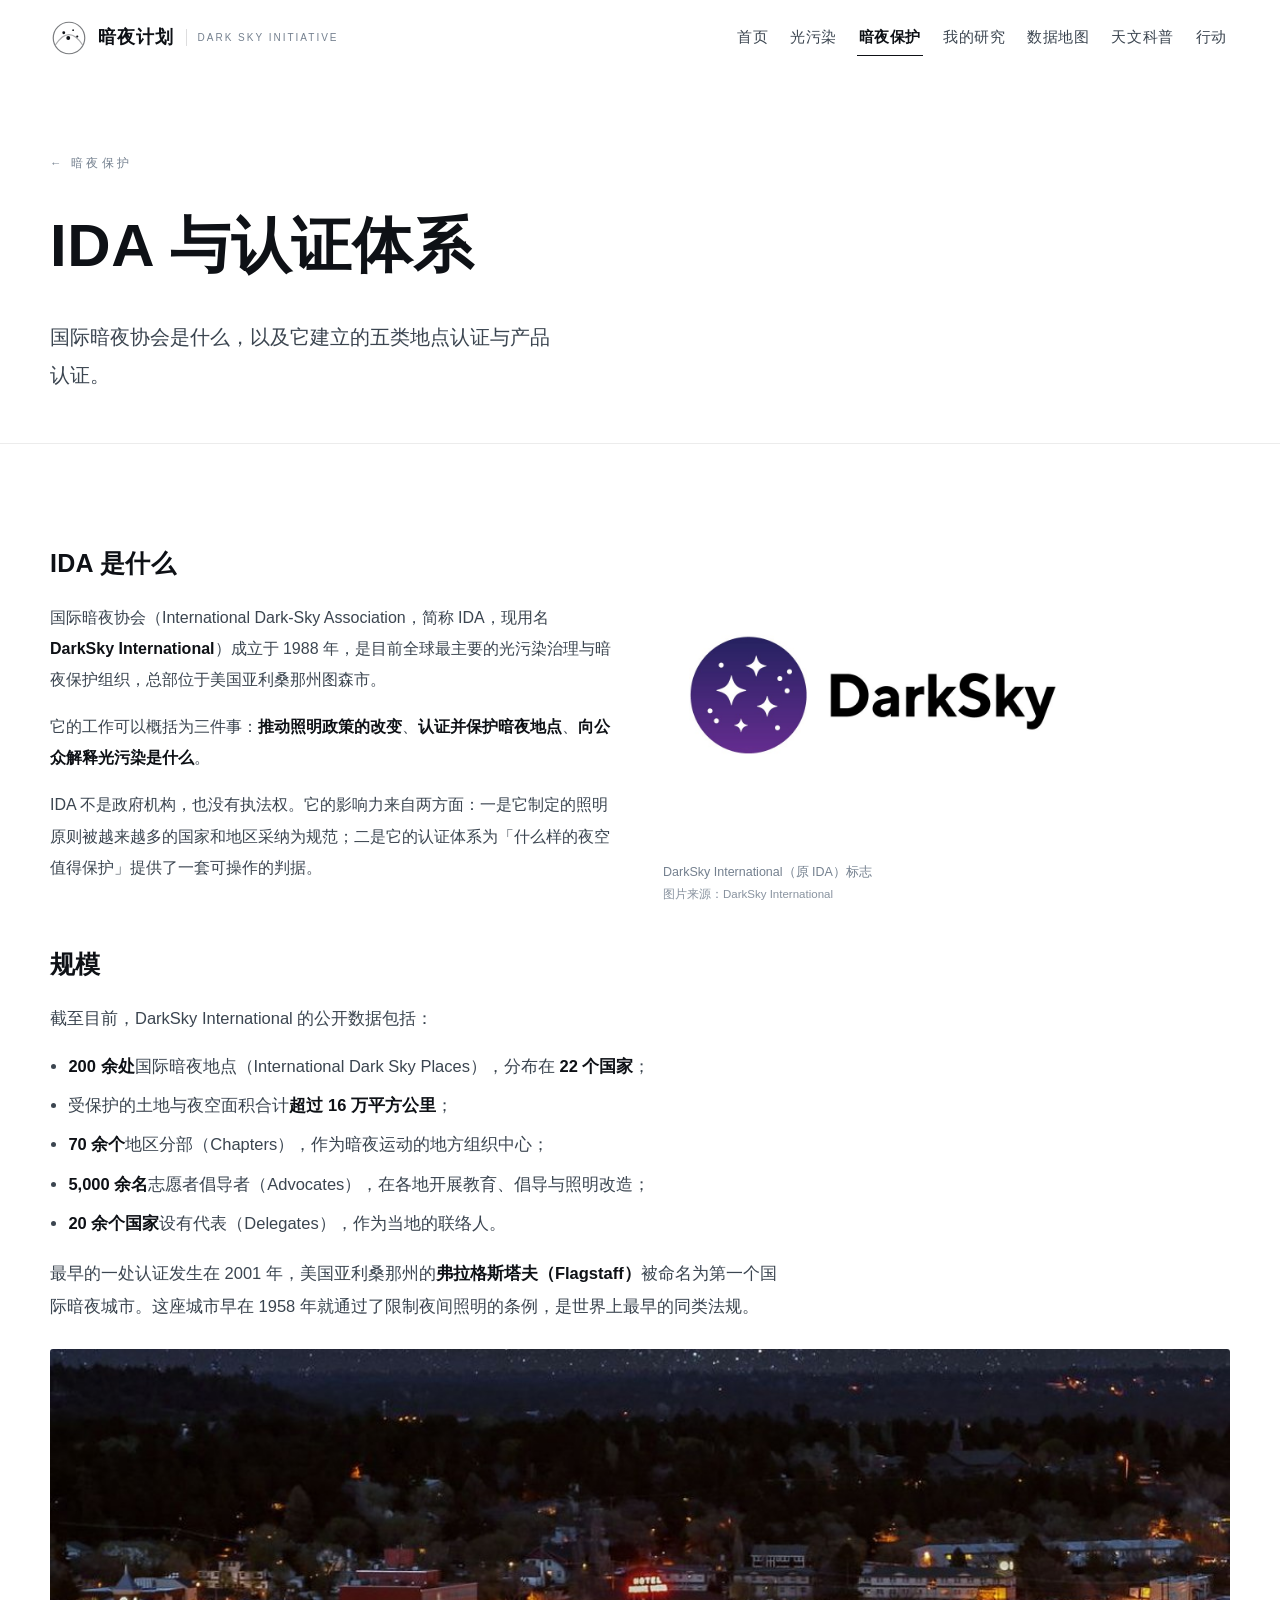
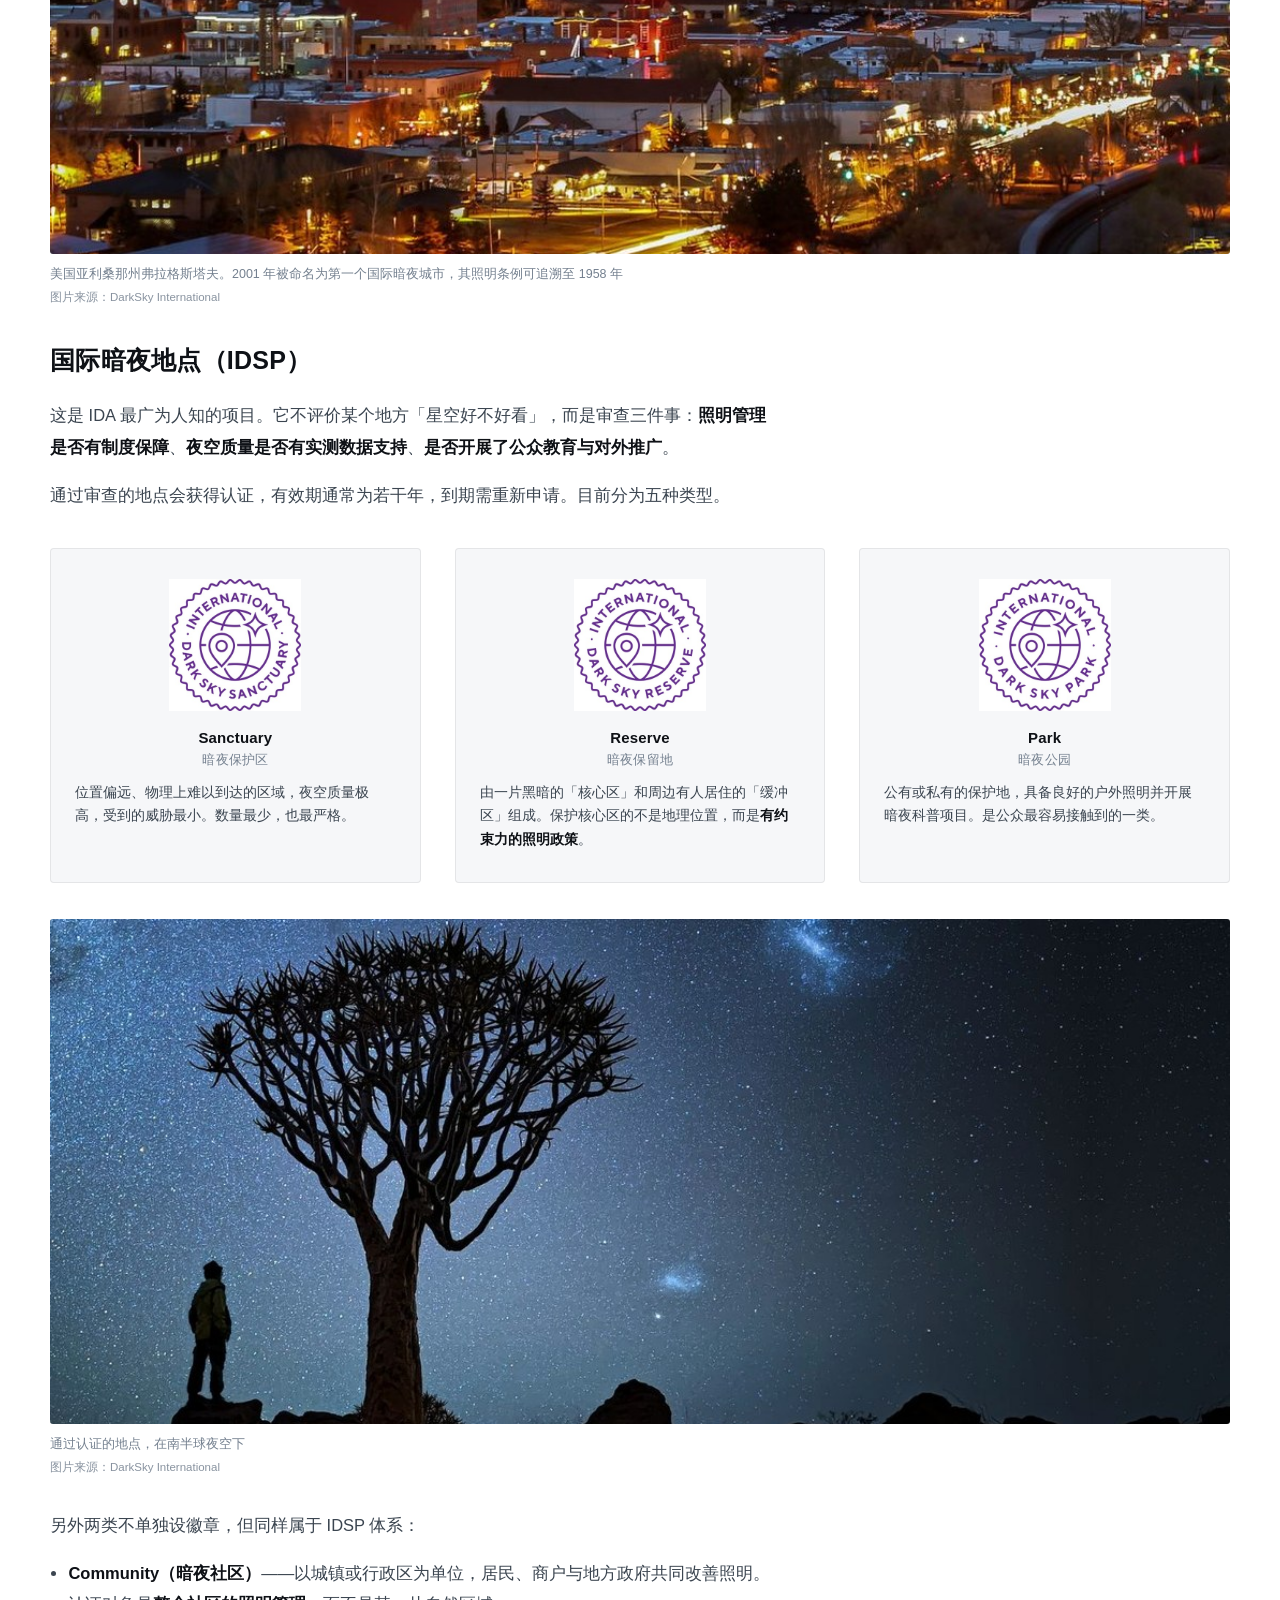
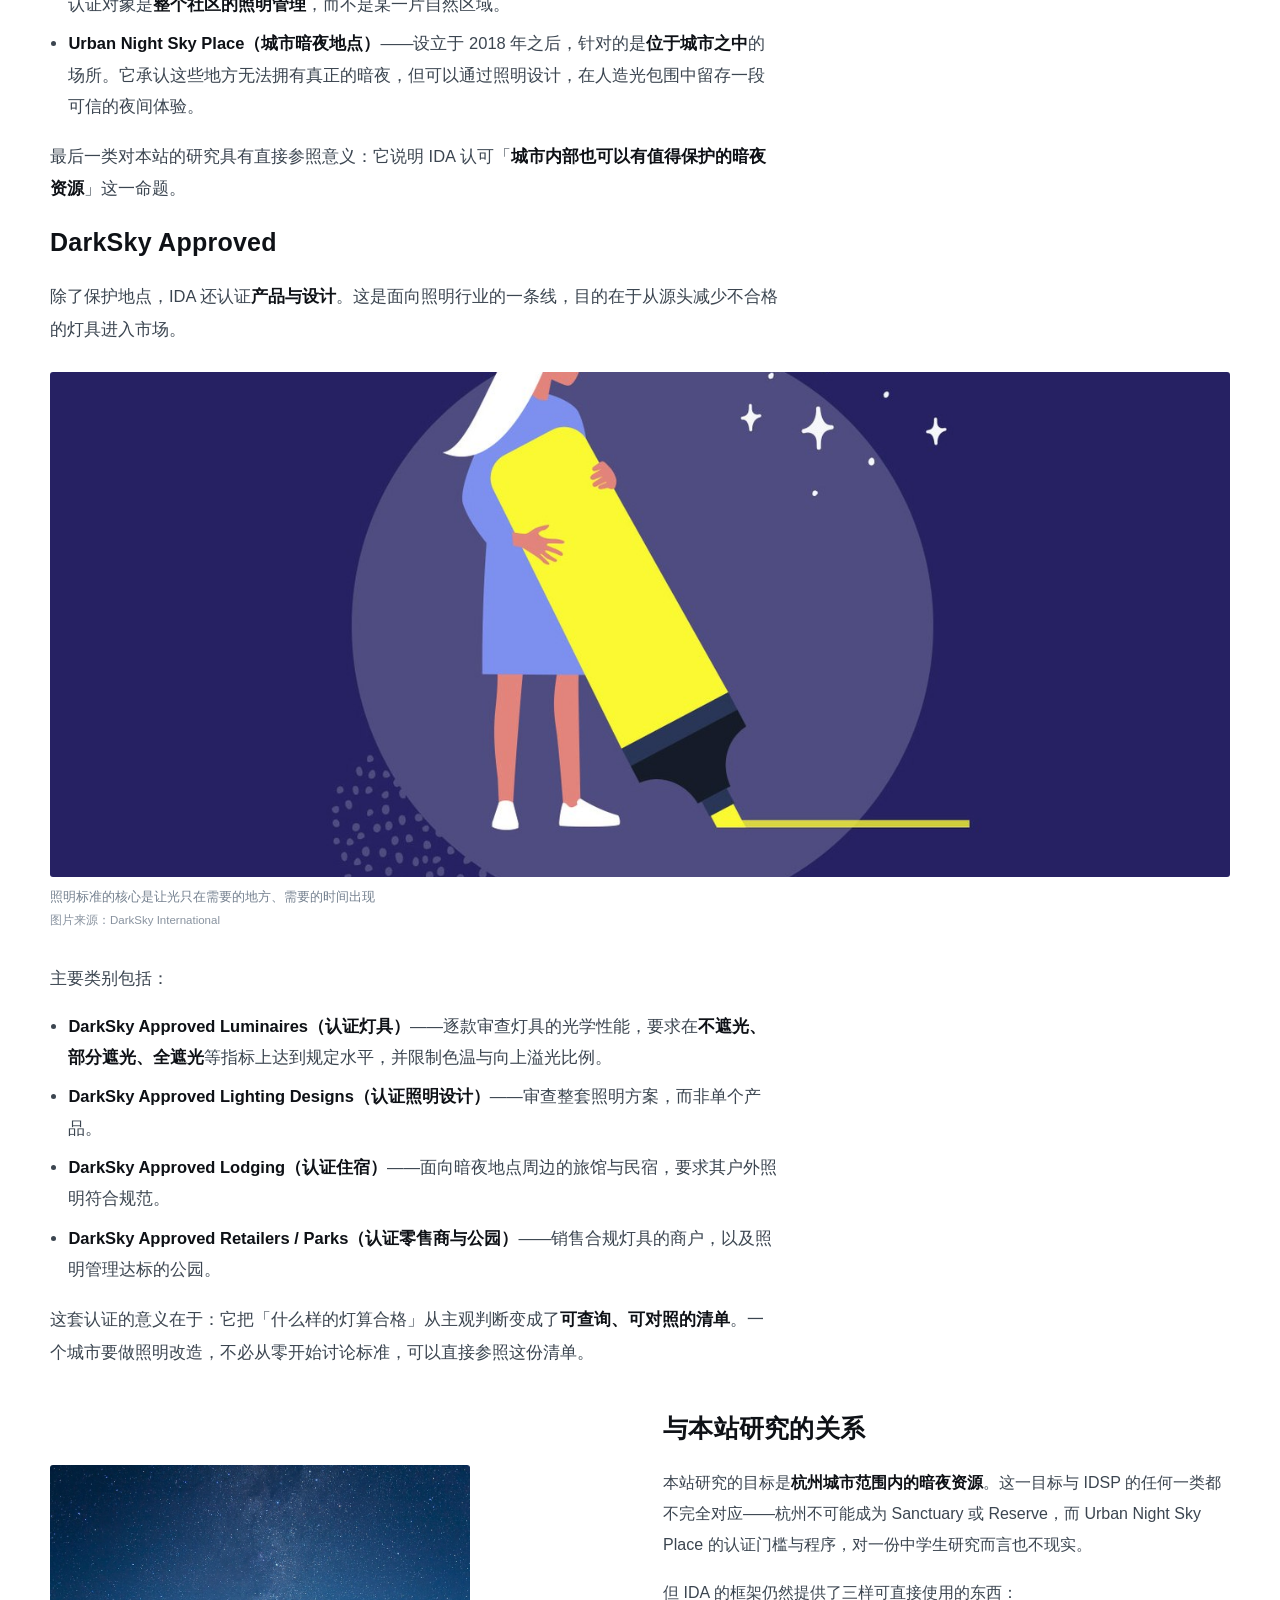
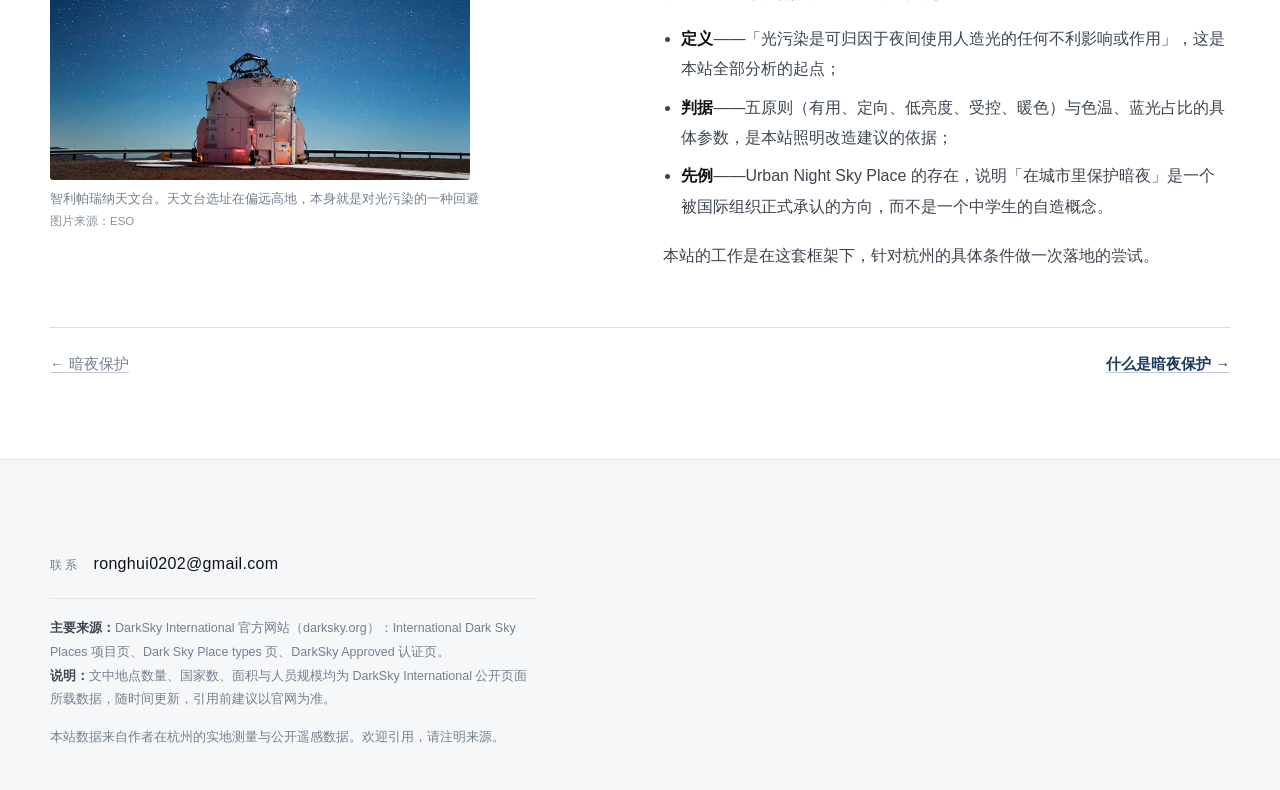
<file: pages/dark-sky-ida.html>
<!DOCTYPE html>
<html lang="zh-CN">
<head>
<meta charset="UTF-8">
<meta name="viewport" content="width=device-width, initial-scale=1.0">
<title>IDA 与认证体系 · 暗夜计划</title>
<link rel="stylesheet" href="../css/style.css?v=40">
</head>
<body>
<header class="site-header is-stuck" id="siteHeader">
  <a class="brand" href="../index.html">
    <span class="brand-mark"><svg viewBox="0 0 48 48" aria-hidden="true"><circle cx="24" cy="24" r="21" fill="none" stroke="currentColor" stroke-width="1.6" opacity=".55"/><path d="M6 33c6-9 12-13.5 18-13.5S36 24 42 33" fill="none" stroke="currentColor" stroke-width="1.6" opacity=".35"/><circle cx="17" cy="17" r="1.9" fill="currentColor"/><circle cx="29.5" cy="13.5" r="1.15" fill="currentColor"/><circle cx="35" cy="22" r="1.4" fill="currentColor"/><circle cx="23" cy="24" r="2.6" fill="currentColor"/></svg></span>
    <span class="brand-name">暗夜计划</span>
    <span class="brand-sub">Dark Sky Initiative</span>
  </a>
  <button class="nav-toggle" id="navToggle" aria-label="展开导航" aria-expanded="false"><span></span><span></span><span></span></button>
  <nav class="site-nav" id="siteNav">
    <a href="../index.html">首页</a>
    <a href="light-pollution.html">光污染</a>
    <a href="dark-sky.html" class="is-active">暗夜保护</a>
    <a href="research.html">我的研究</a>
    <a href="map.html">数据地图</a>
    <a href="astronomy.html">天文科普</a>
    <a href="action.html">行动</a>
  </nav>
</header>
<main class="page-main">
  <section class="page-hero">
    <div class="wrap">
      <p class="page-kicker"><a href="dark-sky.html">← 暗夜保护</a></p>
      <h1 class="page-title">IDA 与认证体系</h1>
      <p class="page-lede">国际暗夜协会是什么，以及它建立的五类地点认证与产品认证。</p>
    </div>
  </section>
  <section class="doc">
    <div class="wrap">
      <div class="doc-body">

<div class="doc-row">
  <div class="doc-row__text">
    <h2 id="ida">IDA 是什么</h2>
    <p>国际暗夜协会（International Dark-Sky Association，简称 IDA，现用名 <strong>DarkSky International</strong>）成立于 1988 年，是目前全球最主要的光污染治理与暗夜保护组织，总部位于美国亚利桑那州图森市。</p>
    <p>它的工作可以概括为三件事：<strong>推动照明政策的改变</strong>、<strong>认证并保护暗夜地点</strong>、<strong>向公众解释光污染是什么</strong>。</p>
    <p>IDA 不是政府机构，也没有执法权。它的影响力来自两方面：一是它制定的照明原则被越来越多的国家和地区采纳为规范；二是它的认证体系为「什么样的夜空值得保护」提供了一套可操作的判据。</p>
  </div>
  <figure class="doc-row__media doc-row__media--logo"><img src="../img/ida/darksky-logo.jpg" alt="DarkSky International 标志"><figcaption>DarkSky International（原 IDA）标志<span class="doc-credit">图片来源：DarkSky International</span></figcaption></figure>
</div>

<div class="doc-full">
<h2>规模</h2>
<p>截至目前，DarkSky International 的公开数据包括：</p>
<ul>
  <li><strong>200 余处</strong>国际暗夜地点（International Dark Sky Places），分布在 <strong>22 个国家</strong>；</li>
  <li>受保护的土地与夜空面积合计<strong>超过 16 万平方公里</strong>；</li>
  <li><strong>70 余个</strong>地区分部（Chapters），作为暗夜运动的地方组织中心；</li>
  <li><strong>5,000 余名</strong>志愿者倡导者（Advocates），在各地开展教育、倡导与照明改造；</li>
  <li><strong>20 余个国家</strong>设有代表（Delegates），作为当地的联络人。</li>
</ul>
<p>最早的一处认证发生在 2001 年，美国亚利桑那州的<strong>弗拉格斯塔夫（Flagstaff）</strong>被命名为第一个国际暗夜城市。这座城市早在 1958 年就通过了限制夜间照明的条例，是世界上最早的同类法规。</p>
</div>


<figure class="doc-wide">
  <img src="../img/ida/ida-flagstaff.jpg" alt="弗拉格斯塔夫夜景">
  <figcaption>美国亚利桑那州弗拉格斯塔夫。2001 年被命名为第一个国际暗夜城市，其照明条例可追溯至 1958 年<span class="doc-credit">图片来源：DarkSky International</span></figcaption>
</figure>

<div class="doc-full">
<h2>国际暗夜地点（IDSP）</h2>
<p>这是 IDA 最广为人知的项目。它不评价某个地方「星空好不好看」，而是审查三件事：<strong>照明管理是否有制度保障</strong>、<strong>夜空质量是否有实测数据支持</strong>、<strong>是否开展了公众教育与对外推广</strong>。</p>
<p>通过审查的地点会获得认证，有效期通常为若干年，到期需重新申请。目前分为五种类型。</p>
</div>

<div class="seal-grid">
  <article class="seal-card">
    <img src="../img/ida/seal-sanctuary.jpg" alt="International Dark Sky Sanctuary 徽章">
    <h3>Sanctuary<br><span>暗夜保护区</span></h3>
    <p>位置偏远、物理上难以到达的区域，夜空质量极高，受到的威胁最小。数量最少，也最严格。</p>
  </article>
  <article class="seal-card">
    <img src="../img/ida/seal-reserve.jpg" alt="International Dark Sky Reserve 徽章">
    <h3>Reserve<br><span>暗夜保留地</span></h3>
    <p>由一片黑暗的「核心区」和周边有人居住的「缓冲区」组成。保护核心区的不是地理位置，而是<strong>有约束力的照明政策</strong>。</p>
  </article>
  <article class="seal-card">
    <img src="../img/ida/seal-park.jpg" alt="International Dark Sky Park 徽章">
    <h3>Park<br><span>暗夜公园</span></h3>
    <p>公有或私有的保护地，具备良好的户外照明并开展暗夜科普项目。是公众最容易接触到的一类。</p>
  </article>
</div>

<figure class="doc-wide">
  <img src="../img/ida/ida-sky-at-certified-place.jpg" alt="认证地点的夜空">
  <figcaption>通过认证的地点，在南半球夜空下<span class="doc-credit">图片来源：DarkSky International</span></figcaption>
</figure>

<div class="doc-full">
<p>另外两类不单独设徽章，但同样属于 IDSP 体系：</p>
<ul>
  <li><strong>Community（暗夜社区）</strong>——以城镇或行政区为单位，居民、商户与地方政府共同改善照明。认证对象是<strong>整个社区的照明管理</strong>，而不是某一片自然区域。</li>
  <li><strong>Urban Night Sky Place（城市暗夜地点）</strong>——设立于 2018 年之后，针对的是<strong>位于城市之中</strong>的场所。它承认这些地方无法拥有真正的暗夜，但可以通过照明设计，在人造光包围中留存一段可信的夜间体验。</li>
</ul>
<p>最后一类对本站的研究具有直接参照意义：它说明 IDA 认可「<strong>城市内部也可以有值得保护的暗夜资源</strong>」这一命题。</p>
</div>

<div class="doc-full">
<h2>DarkSky Approved</h2>
<p>除了保护地点，IDA 还认证<strong>产品与设计</strong>。这是面向照明行业的一条线，目的在于从源头减少不合格的灯具进入市场。</p>
</div>

<figure class="doc-wide">
  <img src="../img/ida/ida-lighting-criteria.jpg" alt="照明标准图示">
  <figcaption>照明标准的核心是让光只在需要的地方、需要的时间出现<span class="doc-credit">图片来源：DarkSky International</span></figcaption>
</figure>

<div class="doc-full">
<p>主要类别包括：</p>
<ul>
  <li><strong>DarkSky Approved Luminaires（认证灯具）</strong>——逐款审查灯具的光学性能，要求在<strong>不遮光、部分遮光、全遮光</strong>等指标上达到规定水平，并限制色温与向上溢光比例。</li>
  <li><strong>DarkSky Approved Lighting Designs（认证照明设计）</strong>——审查整套照明方案，而非单个产品。</li>
  <li><strong>DarkSky Approved Lodging（认证住宿）</strong>——面向暗夜地点周边的旅馆与民宿，要求其户外照明符合规范。</li>
  <li><strong>DarkSky Approved Retailers / Parks（认证零售商与公园）</strong>——销售合规灯具的商户，以及照明管理达标的公园。</li>
</ul>
<p>这套认证的意义在于：它把「什么样的灯算合格」从主观判断变成了<strong>可查询、可对照的清单</strong>。一个城市要做照明改造，不必从零开始讨论标准，可以直接参照这份清单。</p>
</div>

<div class="doc-row doc-row--flip">
  <div class="doc-row__text">
    <h2>与本站研究的关系</h2>
    <p>本站研究的目标是<strong>杭州城市范围内的暗夜资源</strong>。这一目标与 IDSP 的任何一类都不完全对应——杭州不可能成为 Sanctuary 或 Reserve，而 Urban Night Sky Place 的认证门槛与程序，对一份中学生研究而言也不现实。</p>
    <p>但 IDA 的框架仍然提供了三样可直接使用的东西：</p>
    <ul>
      <li><strong>定义</strong>——「光污染是可归因于夜间使用人造光的任何不利影响或作用」，这是本站全部分析的起点；</li>
      <li><strong>判据</strong>——五原则（有用、定向、低亮度、受控、暖色）与色温、蓝光占比的具体参数，是本站照明改造建议的依据；</li>
      <li><strong>先例</strong>——Urban Night Sky Place 的存在，说明「在城市里保护暗夜」是一个被国际组织正式承认的方向，而不是一个中学生的自造概念。</li>
    </ul>
    <p>本站的工作是在这套框架下，针对杭州的具体条件做一次落地的尝试。</p>
  </div>
  <figure class="doc-row__media"><img src="../img/ida/ida-paranal-telescope.jpg" alt="帕瑞纳天文台与银河"><figcaption>智利帕瑞纳天文台。天文台选址在偏远高地，本身就是对光污染的一种回避<span class="doc-credit">图片来源：ESO</span></figcaption></figure>
</div>
      </div>
      <div class="doc-nav">
        <span><a class="doc-nav-back" href="dark-sky.html">← 暗夜保护</a></span>
        <span><a href="dark-sky-what.html">什么是暗夜保护 →</a></span>
      </div>
    </div>
  </section>
</main>
<footer class="site-footer">
  <div class="wrap footer-note">
    <p class="footer-contact">
      <span class="footer-contact-label">联系</span>
      <a href="mailto:ronghui0202@gmail.com">ronghui0202@gmail.com</a>
    </p>
    <p class="footer-src"><strong>主要来源：</strong>DarkSky International 官方网站（darksky.org）：International Dark Sky Places 项目页、Dark Sky Place types 页、DarkSky Approved 认证页。<br><strong>说明：</strong>文中地点数量、国家数、面积与人员规模均为 DarkSky International 公开页面所载数据，随时间更新，引用前建议以官网为准。</p>
    <p>本站数据来自作者在杭州的实地测量与公开遥感数据。欢迎引用，请注明来源。</p>
  </div>
</footer>
<script src="../js/main.js?v=40"></script>
</body>
</html>
</file>
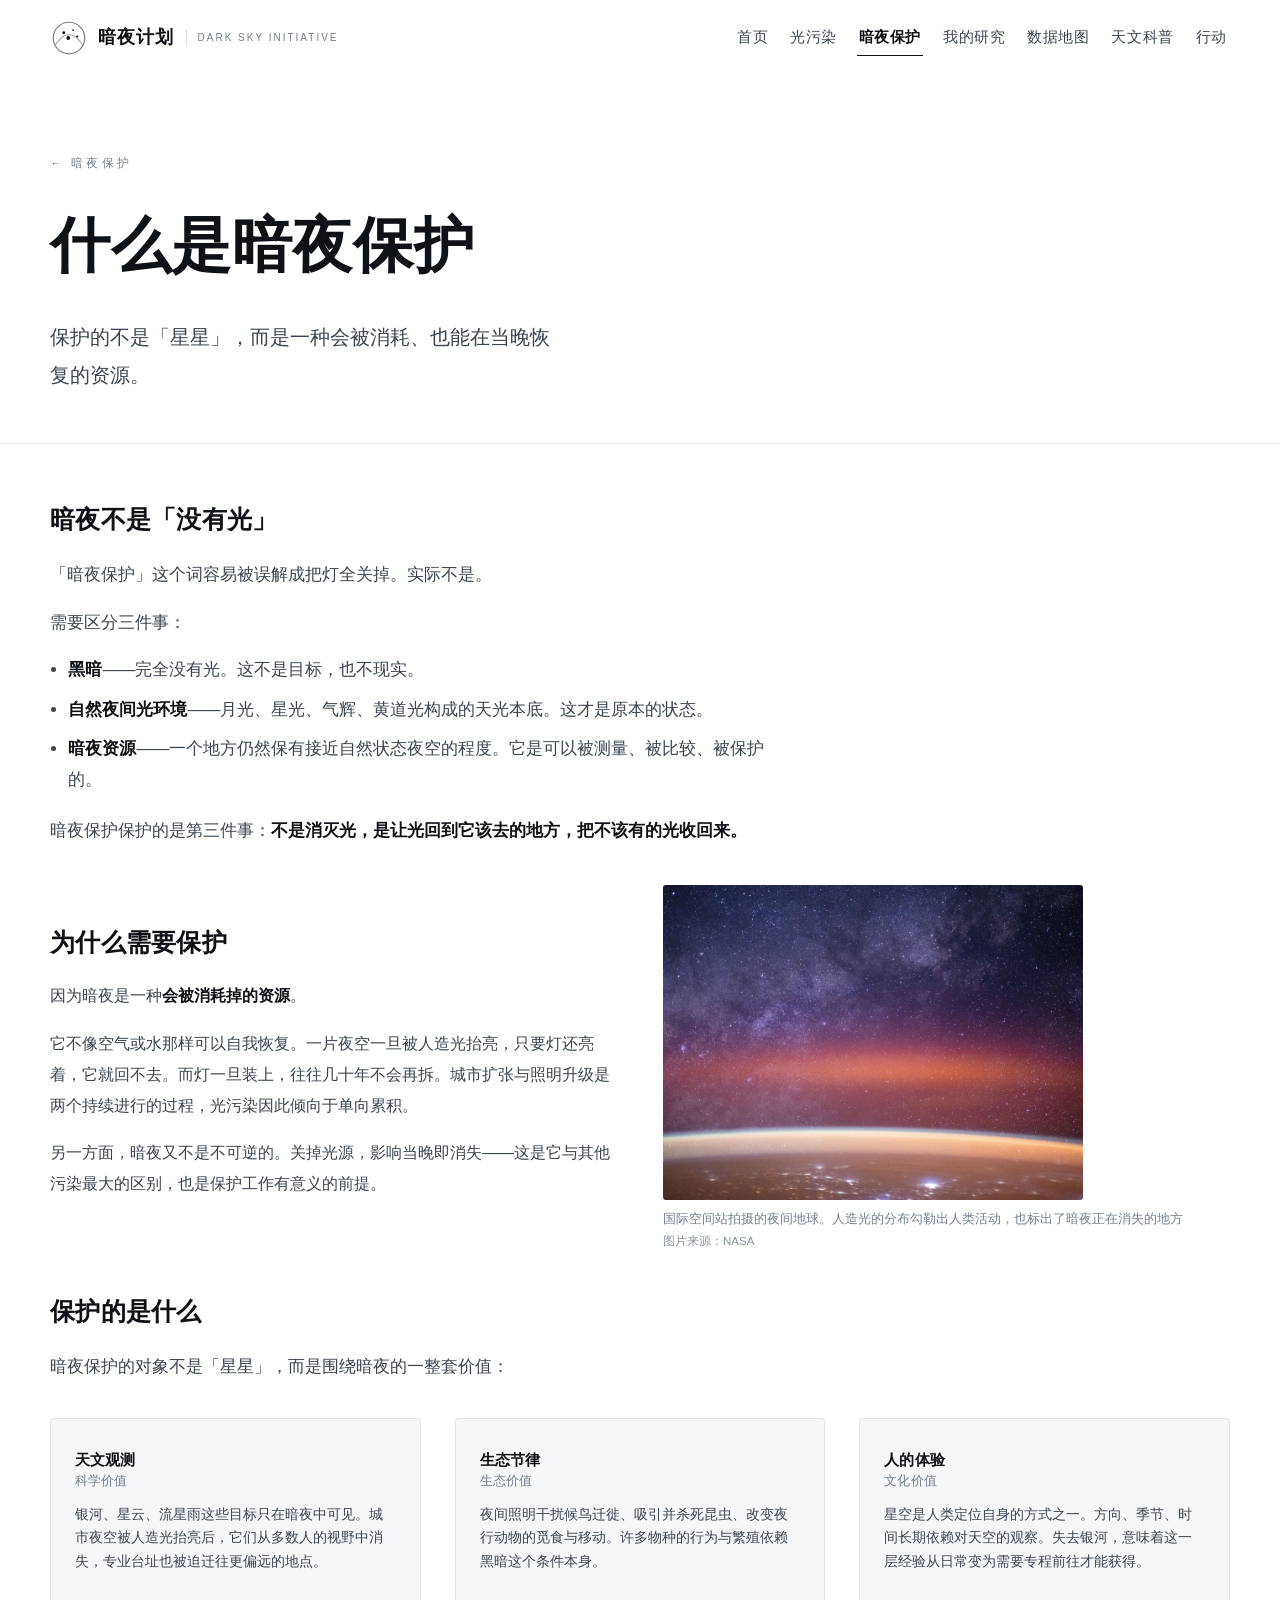
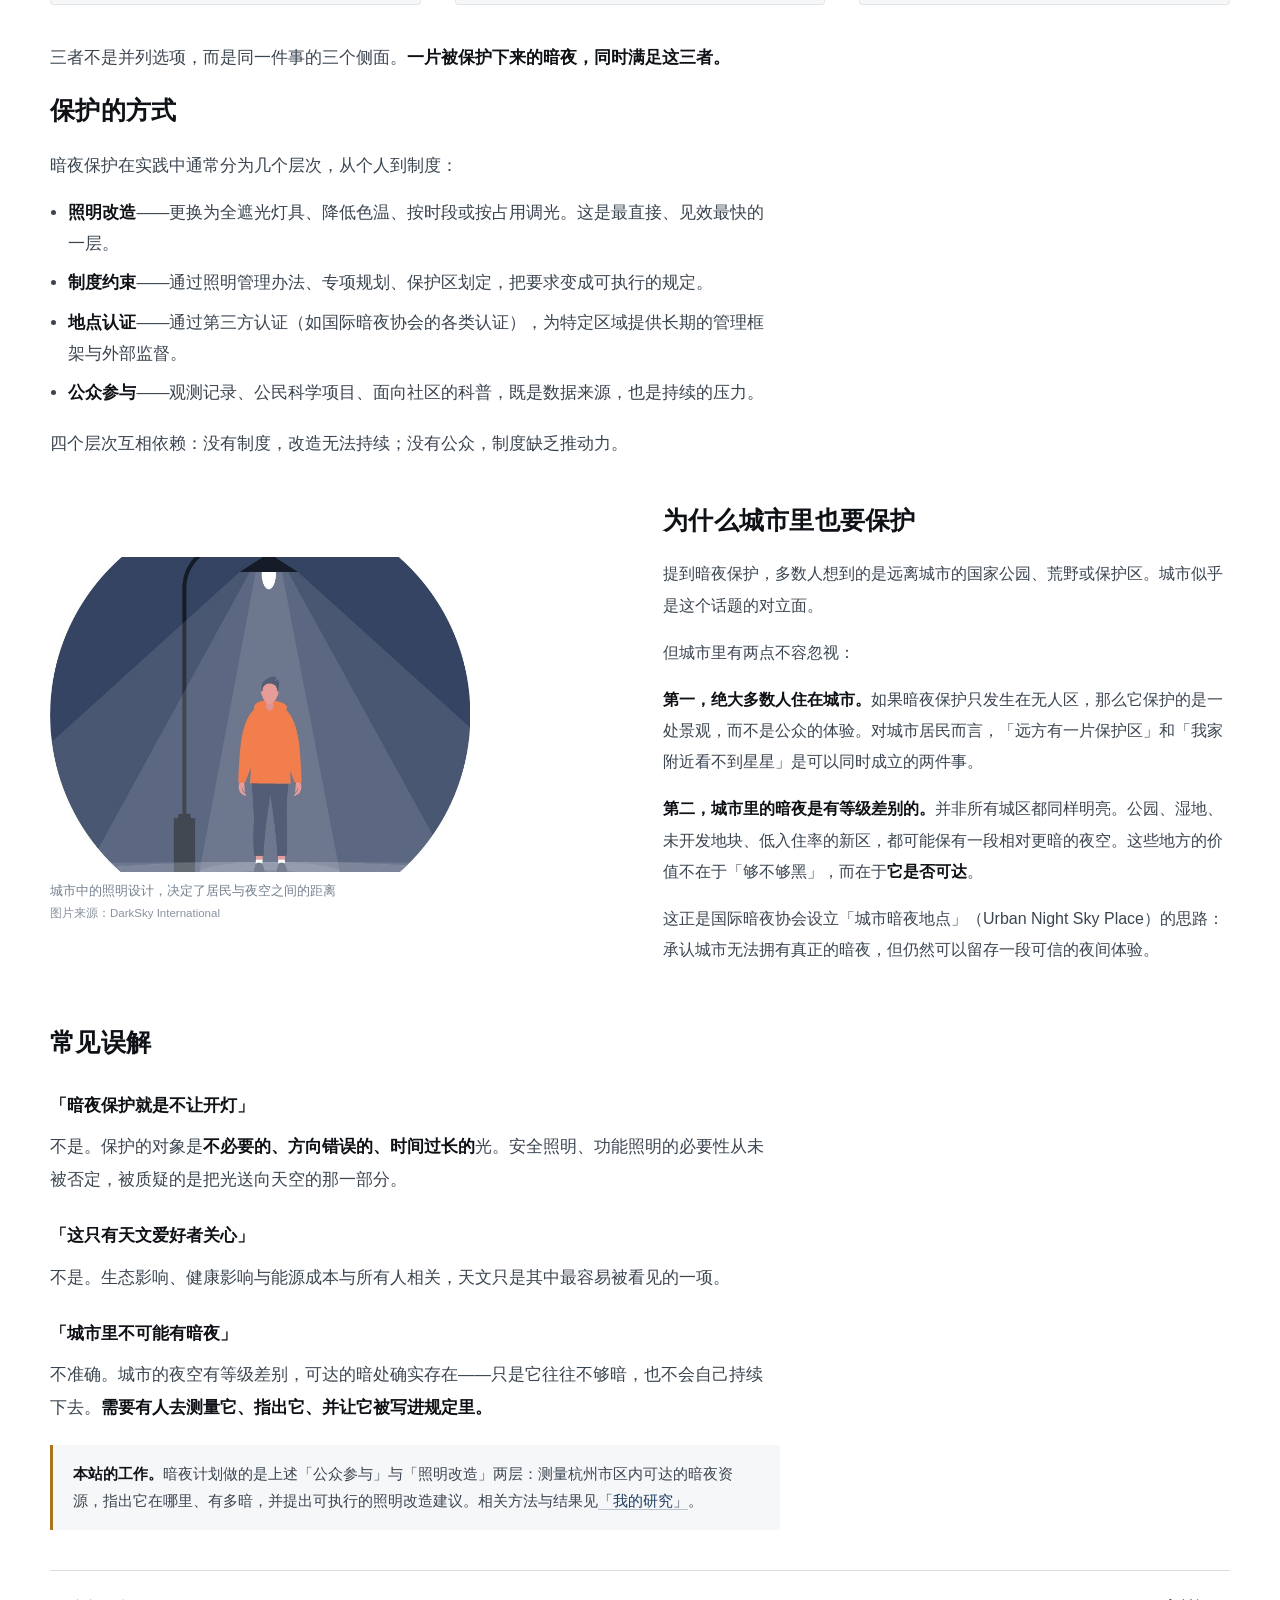
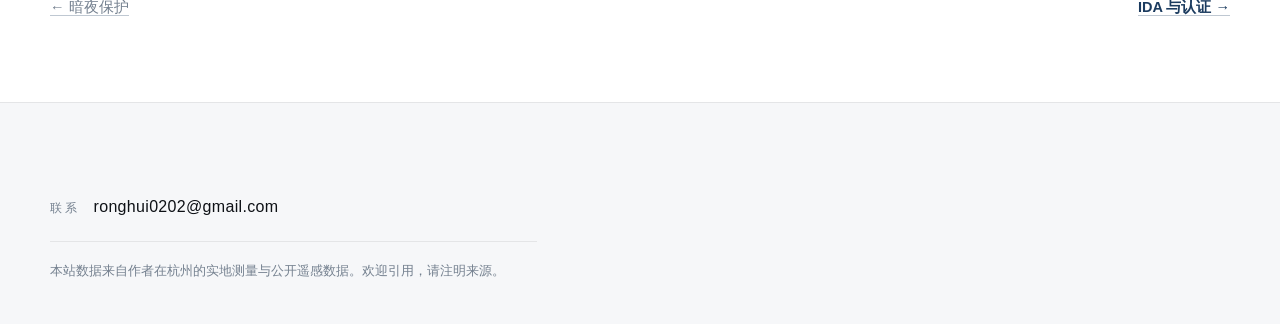
<file: pages/dark-sky-what.html>
<!DOCTYPE html>
<html lang="zh-CN">
<head>
<meta charset="UTF-8">
<meta name="viewport" content="width=device-width, initial-scale=1.0">
<title>什么是暗夜保护 · 暗夜计划</title>
<link rel="stylesheet" href="../css/style.css?v=40">
</head>
<body>
<header class="site-header is-stuck" id="siteHeader">
  <a class="brand" href="../index.html">
    <span class="brand-mark"><svg viewBox="0 0 48 48" aria-hidden="true"><circle cx="24" cy="24" r="21" fill="none" stroke="currentColor" stroke-width="1.6" opacity=".55"/><path d="M6 33c6-9 12-13.5 18-13.5S36 24 42 33" fill="none" stroke="currentColor" stroke-width="1.6" opacity=".35"/><circle cx="17" cy="17" r="1.9" fill="currentColor"/><circle cx="29.5" cy="13.5" r="1.15" fill="currentColor"/><circle cx="35" cy="22" r="1.4" fill="currentColor"/><circle cx="23" cy="24" r="2.6" fill="currentColor"/></svg></span>
    <span class="brand-name">暗夜计划</span>
    <span class="brand-sub">Dark Sky Initiative</span>
  </a>
  <button class="nav-toggle" id="navToggle" aria-label="展开导航" aria-expanded="false"><span></span><span></span><span></span></button>
  <nav class="site-nav" id="siteNav">
    <a href="../index.html">首页</a>
    <a href="light-pollution.html">光污染</a>
    <a href="dark-sky.html" class="is-active">暗夜保护</a>
    <a href="research.html">我的研究</a>
    <a href="map.html">数据地图</a>
    <a href="astronomy.html">天文科普</a>
    <a href="action.html">行动</a>
  </nav>
</header>
<main class="page-main">
  <section class="page-hero">
    <div class="wrap">
      <p class="page-kicker"><a href="dark-sky.html">← 暗夜保护</a></p>
      <h1 class="page-title">什么是暗夜保护</h1>
      <p class="page-lede">保护的不是「星星」，而是一种会被消耗、也能在当晚恢复的资源。</p>
    </div>
  </section>
  <section class="doc">
    <div class="wrap">
      <div class="doc-body">

<div class="doc-full">
<h2>暗夜不是「没有光」</h2>
<p>「暗夜保护」这个词容易被误解成把灯全关掉。实际不是。</p>
<p>需要区分三件事：</p>
<ul>
  <li><strong>黑暗</strong>——完全没有光。这不是目标，也不现实。</li>
  <li><strong>自然夜间光环境</strong>——月光、星光、气辉、黄道光构成的天光本底。这才是原本的状态。</li>
  <li><strong>暗夜资源</strong>——一个地方仍然保有接近自然状态夜空的程度。它是可以被测量、被比较、被保护的。</li>
</ul>
<p>暗夜保护保护的是第三件事：<strong>不是消灭光，是让光回到它该去的地方，把不该有的光收回来。</strong></p>
</div>

<div class="doc-row">
  <div class="doc-row__text">
    <h2>为什么需要保护</h2>
    <p>因为暗夜是一种<strong>会被消耗掉的资源</strong>。</p>
    <p>它不像空气或水那样可以自我恢复。一片夜空一旦被人造光抬亮，只要灯还亮着，它就回不去。而灯一旦装上，往往几十年不会再拆。城市扩张与照明升级是两个持续进行的过程，光污染因此倾向于单向累积。</p>
    <p>另一方面，暗夜又不是不可逆的。关掉光源，影响当晚即消失——这是它与其他污染最大的区别，也是保护工作有意义的前提。</p>
  </div>
  <figure class="doc-row__media"><img src="../img/r/nasa-airglow.jpg" alt="空间站拍摄的夜空"><figcaption>国际空间站拍摄的夜间地球。人造光的分布勾勒出人类活动，也标出了暗夜正在消失的地方<span class="doc-credit">图片来源：NASA</span></figcaption></figure>
</div>

<div class="doc-full">
<h2>保护的是什么</h2>
<p>暗夜保护的对象不是「星星」，而是围绕暗夜的一整套价值：</p>
</div>

<div class="seal-grid">
  <article class="seal-card seal-card--plain">
    <h3>天文观测<span>科学价值</span></h3>
    <p>银河、星云、流星雨这些目标只在暗夜中可见。城市夜空被人造光抬亮后，它们从多数人的视野中消失，专业台址也被迫迁往更偏远的地点。</p>
  </article>
  <article class="seal-card seal-card--plain">
    <h3>生态节律<span>生态价值</span></h3>
    <p>夜间照明干扰候鸟迁徙、吸引并杀死昆虫、改变夜行动物的觅食与移动。许多物种的行为与繁殖依赖黑暗这个条件本身。</p>
  </article>
  <article class="seal-card seal-card--plain">
    <h3>人的体验<span>文化价值</span></h3>
    <p>星空是人类定位自身的方式之一。方向、季节、时间长期依赖对天空的观察。失去银河，意味着这一层经验从日常变为需要专程前往才能获得。</p>
  </article>
</div>

<div class="doc-full">
<p>三者不是并列选项，而是同一件事的三个侧面。<strong>一片被保护下来的暗夜，同时满足这三者。</strong></p>
</div>

<div class="doc-full">
<h2>保护的方式</h2>
<p>暗夜保护在实践中通常分为几个层次，从个人到制度：</p>
<ul>
  <li><strong>照明改造</strong>——更换为全遮光灯具、降低色温、按时段或按占用调光。这是最直接、见效最快的一层。</li>
  <li><strong>制度约束</strong>——通过照明管理办法、专项规划、保护区划定，把要求变成可执行的规定。</li>
  <li><strong>地点认证</strong>——通过第三方认证（如国际暗夜协会的各类认证），为特定区域提供长期的管理框架与外部监督。</li>
  <li><strong>公众参与</strong>——观测记录、公民科学项目、面向社区的科普，既是数据来源，也是持续的压力。</li>
</ul>
<p>四个层次互相依赖：没有制度，改造无法持续；没有公众，制度缺乏推动力。</p>
</div>

<div class="doc-row doc-row--flip">
  <div class="doc-row__text">
    <h2>为什么城市里也要保护</h2>
    <p>提到暗夜保护，多数人想到的是远离城市的国家公园、荒野或保护区。城市似乎是这个话题的对立面。</p>
    <p>但城市里有两点不容忽视：</p>
    <p><strong>第一，绝大多数人住在城市。</strong>如果暗夜保护只发生在无人区，那么它保护的是一处景观，而不是公众的体验。对城市居民而言，「远方有一片保护区」和「我家附近看不到星星」是可以同时成立的两件事。</p>
    <p><strong>第二，城市里的暗夜是有等级差别的。</strong>并非所有城区都同样明亮。公园、湿地、未开发地块、低入住率的新区，都可能保有一段相对更暗的夜空。这些地方的价值不在于「够不够黑」，而在于<strong>它是否可达</strong>。</p>
    <p>这正是国际暗夜协会设立「城市暗夜地点」（Urban Night Sky Place）的思路：承认城市无法拥有真正的暗夜，但仍然可以留存一段可信的夜间体验。</p>
  </div>
  <figure class="doc-row__media"><img src="../img/ida/ida-streetlight.jpg" alt="路灯下的行人"><figcaption>城市中的照明设计，决定了居民与夜空之间的距离<span class="doc-credit">图片来源：DarkSky International</span></figcaption></figure>
</div>

<div class="doc-full">
<h2>常见误解</h2>
<h3>「暗夜保护就是不让开灯」</h3>
<p>不是。保护的对象是<strong>不必要的、方向错误的、时间过长的</strong>光。安全照明、功能照明的必要性从未被否定，被质疑的是把光送向天空的那一部分。</p>
<h3>「这只有天文爱好者关心」</h3>
<p>不是。生态影响、健康影响与能源成本与所有人相关，天文只是其中最容易被看见的一项。</p>
<h3>「城市里不可能有暗夜」</h3>
<p>不准确。城市的夜空有等级差别，可达的暗处确实存在——只是它往往不够暗，也不会自己持续下去。<strong>需要有人去测量它、指出它、并让它被写进规定里。</strong></p>

<div class="doc-note">
<strong>本站的工作。</strong>暗夜计划做的是上述「公众参与」与「照明改造」两层：测量杭州市区内可达的暗夜资源，指出它在哪里、有多暗，并提出可执行的照明改造建议。相关方法与结果见<a href="research.html">「我的研究」</a>。
</div>
</div>
      </div>
      <div class="doc-nav">
        <span><a class="doc-nav-back" href="dark-sky.html">← 暗夜保护</a></span>
        <span><a href="dark-sky-ida.html">IDA 与认证 →</a></span>
      </div>
    </div>
  </section>
</main>
<footer class="site-footer">
  <div class="wrap footer-note">
    <p class="footer-contact">
      <span class="footer-contact-label">联系</span>
      <a href="mailto:ronghui0202@gmail.com">ronghui0202@gmail.com</a>
    </p>
    <p>本站数据来自作者在杭州的实地测量与公开遥感数据。欢迎引用，请注明来源。</p>
  </div>
</footer>
<script src="../js/main.js?v=40"></script>
</body>
</html>
</file>
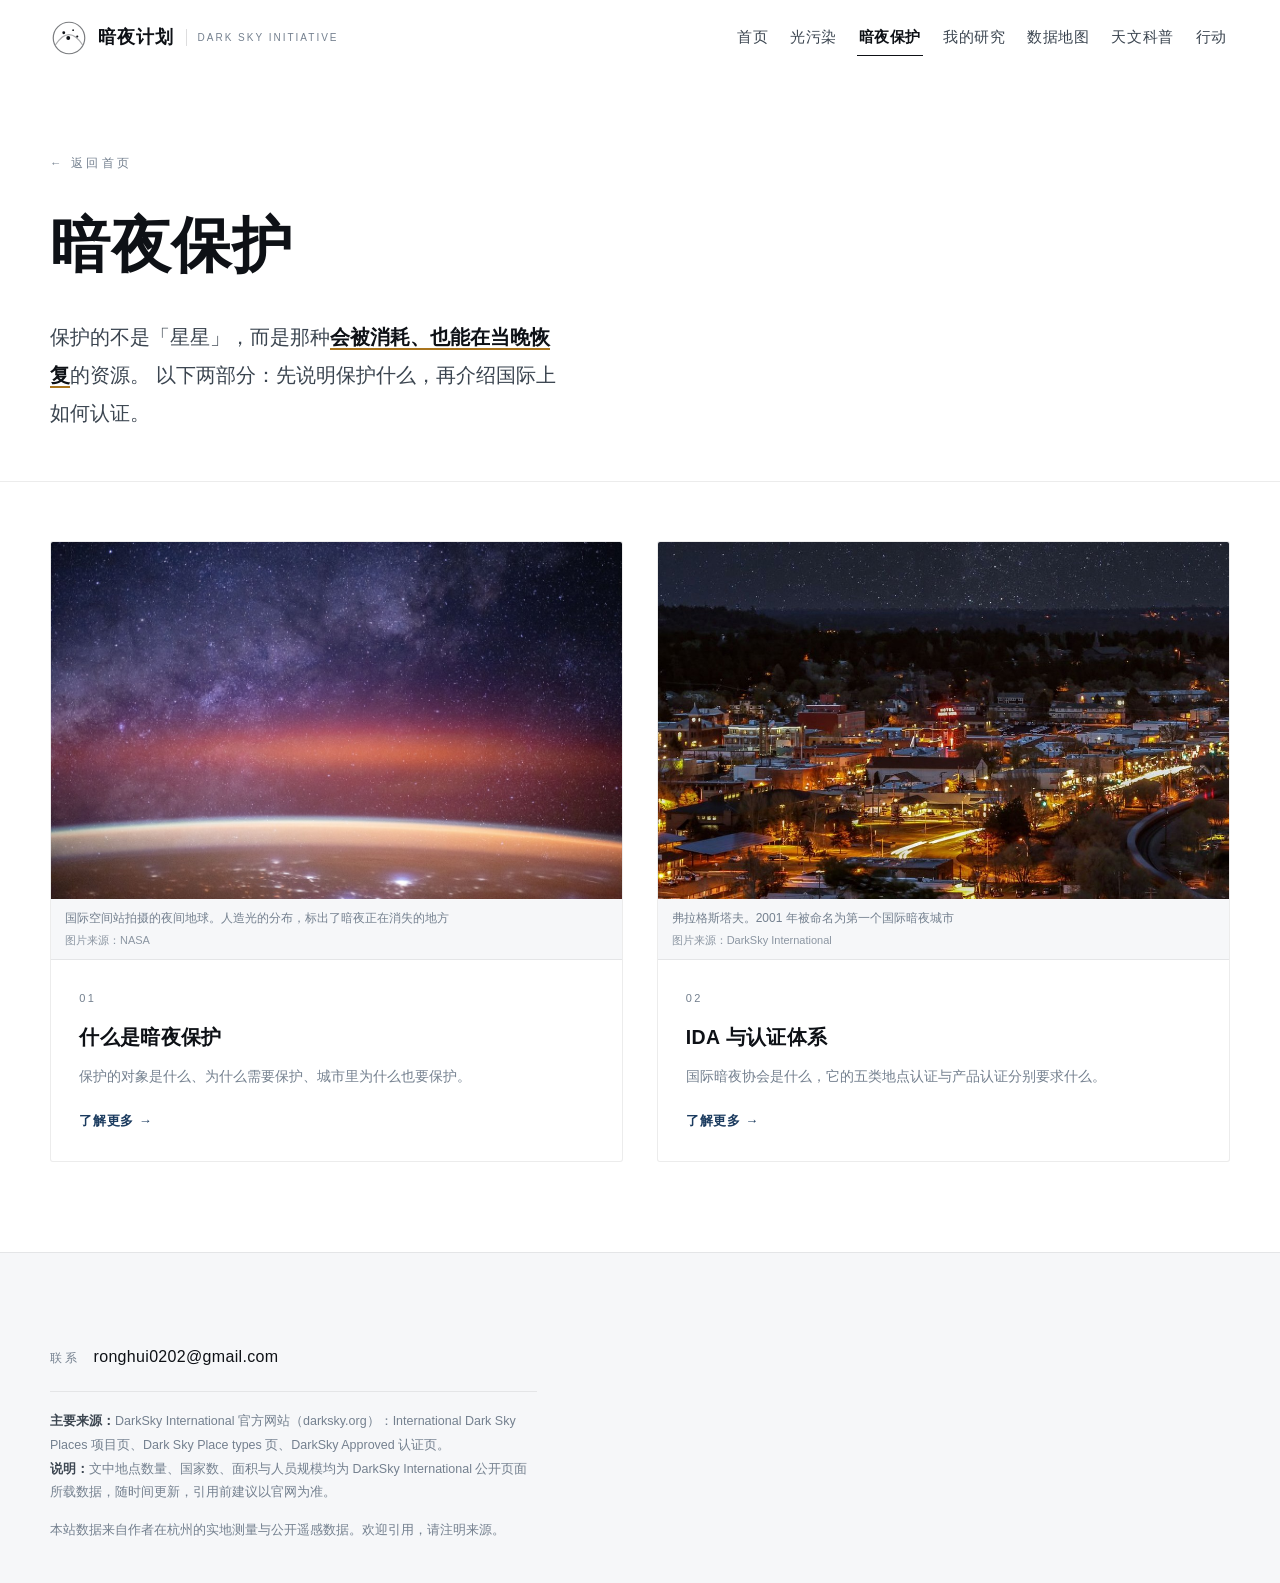
<file: pages/dark-sky.html>
<!DOCTYPE html>
<html lang="zh-CN">
<head>
<meta charset="UTF-8">
<meta name="viewport" content="width=device-width, initial-scale=1.0">
<title>IDA 与认证体系 · 暗夜计划</title>
<link rel="stylesheet" href="../css/style.css?v=40">
</head>
<body>
<header class="site-header is-stuck" id="siteHeader">
  <a class="brand" href="../index.html">
    <span class="brand-mark"><svg viewBox="0 0 48 48" aria-hidden="true"><circle cx="24" cy="24" r="21" fill="none" stroke="currentColor" stroke-width="1.6" opacity=".55"/><path d="M6 33c6-9 12-13.5 18-13.5S36 24 42 33" fill="none" stroke="currentColor" stroke-width="1.6" opacity=".35"/><circle cx="17" cy="17" r="1.9" fill="currentColor"/><circle cx="29.5" cy="13.5" r="1.15" fill="currentColor"/><circle cx="35" cy="22" r="1.4" fill="currentColor"/><circle cx="23" cy="24" r="2.6" fill="currentColor"/></svg></span>
    <span class="brand-name">暗夜计划</span>
    <span class="brand-sub">Dark Sky Initiative</span>
  </a>
  <button class="nav-toggle" id="navToggle" aria-label="展开导航" aria-expanded="false"><span></span><span></span><span></span></button>
  <nav class="site-nav" id="siteNav">
    <a href="../index.html">首页</a>
    <a href="light-pollution.html">光污染</a>
    <a href="dark-sky.html" class="is-active">暗夜保护</a>
    <a href="research.html">我的研究</a>
    <a href="map.html">数据地图</a>
    <a href="astronomy.html">天文科普</a>
    <a href="action.html">行动</a>
  </nav>
</header>
<main class="page-main">
  <section class="page-hero">
    <div class="wrap">
      <p class="page-kicker"><a href="../index.html">← 返回首页</a></p>
      <h1 class="page-title">暗夜保护</h1>
      <p class="page-lede">
        保护的不是「星星」，而是那种<em>会被消耗、也能在当晚恢复</em>的资源。
        以下两部分：先说明保护什么，再介绍国际上如何认证。
      </p>
    </div>
  </section>

  <section class="topics">
    <div class="wrap">
      <div class="topic-grid">

      <a class="topic-card" href="dark-sky-what.html">
        <figure class="topic-figure">
          <img src="../img/r/nasa-airglow.jpg" alt="国际空间站拍摄的夜间地球">
          <figcaption class="topic-caption">国际空间站拍摄的夜间地球。人造光的分布，标出了暗夜正在消失的地方</figcaption>
          <p class="topic-credit">图片来源：NASA</p>
        </figure>
        <div class="topic-card-body">
          <span class="topic-no">01</span>
          <h3>什么是暗夜保护</h3>
          <p class="topic-desc">保护的对象是什么、为什么需要保护、城市里为什么也要保护。</p>
          <span class="topic-go">了解更多 →</span>
        </div>
      </a>

      <a class="topic-card" href="dark-sky-ida.html">
        <figure class="topic-figure">
          <img src="../img/ida/ida-flagstaff.jpg" alt="弗拉格斯塔夫夜景">
          <figcaption class="topic-caption">弗拉格斯塔夫。2001 年被命名为第一个国际暗夜城市</figcaption>
          <p class="topic-credit">图片来源：DarkSky International</p>
        </figure>
        <div class="topic-card-body">
          <span class="topic-no">02</span>
          <h3>IDA 与认证体系</h3>
          <p class="topic-desc">国际暗夜协会是什么，它的五类地点认证与产品认证分别要求什么。</p>
          <span class="topic-go">了解更多 →</span>
        </div>
      </a>

      </div>
    </div>
  </section>
</main>
<footer class="site-footer">
  <div class="wrap footer-note">
    <p class="footer-contact">
      <span class="footer-contact-label">联系</span>
      <a href="mailto:ronghui0202@gmail.com">ronghui0202@gmail.com</a>
    </p>
    <p class="footer-src"><strong>主要来源：</strong>DarkSky International 官方网站（darksky.org）：International Dark Sky Places 项目页、Dark Sky Place types 页、DarkSky Approved 认证页。<br><strong>说明：</strong>文中地点数量、国家数、面积与人员规模均为 DarkSky International 公开页面所载数据，随时间更新，引用前建议以官网为准。</p>
    <p>本站数据来自作者在杭州的实地测量与公开遥感数据。欢迎引用，请注明来源。</p>
  </div>
</footer>
<script src="../js/main.js?v=40"></script>
</body>
</html>
</file>
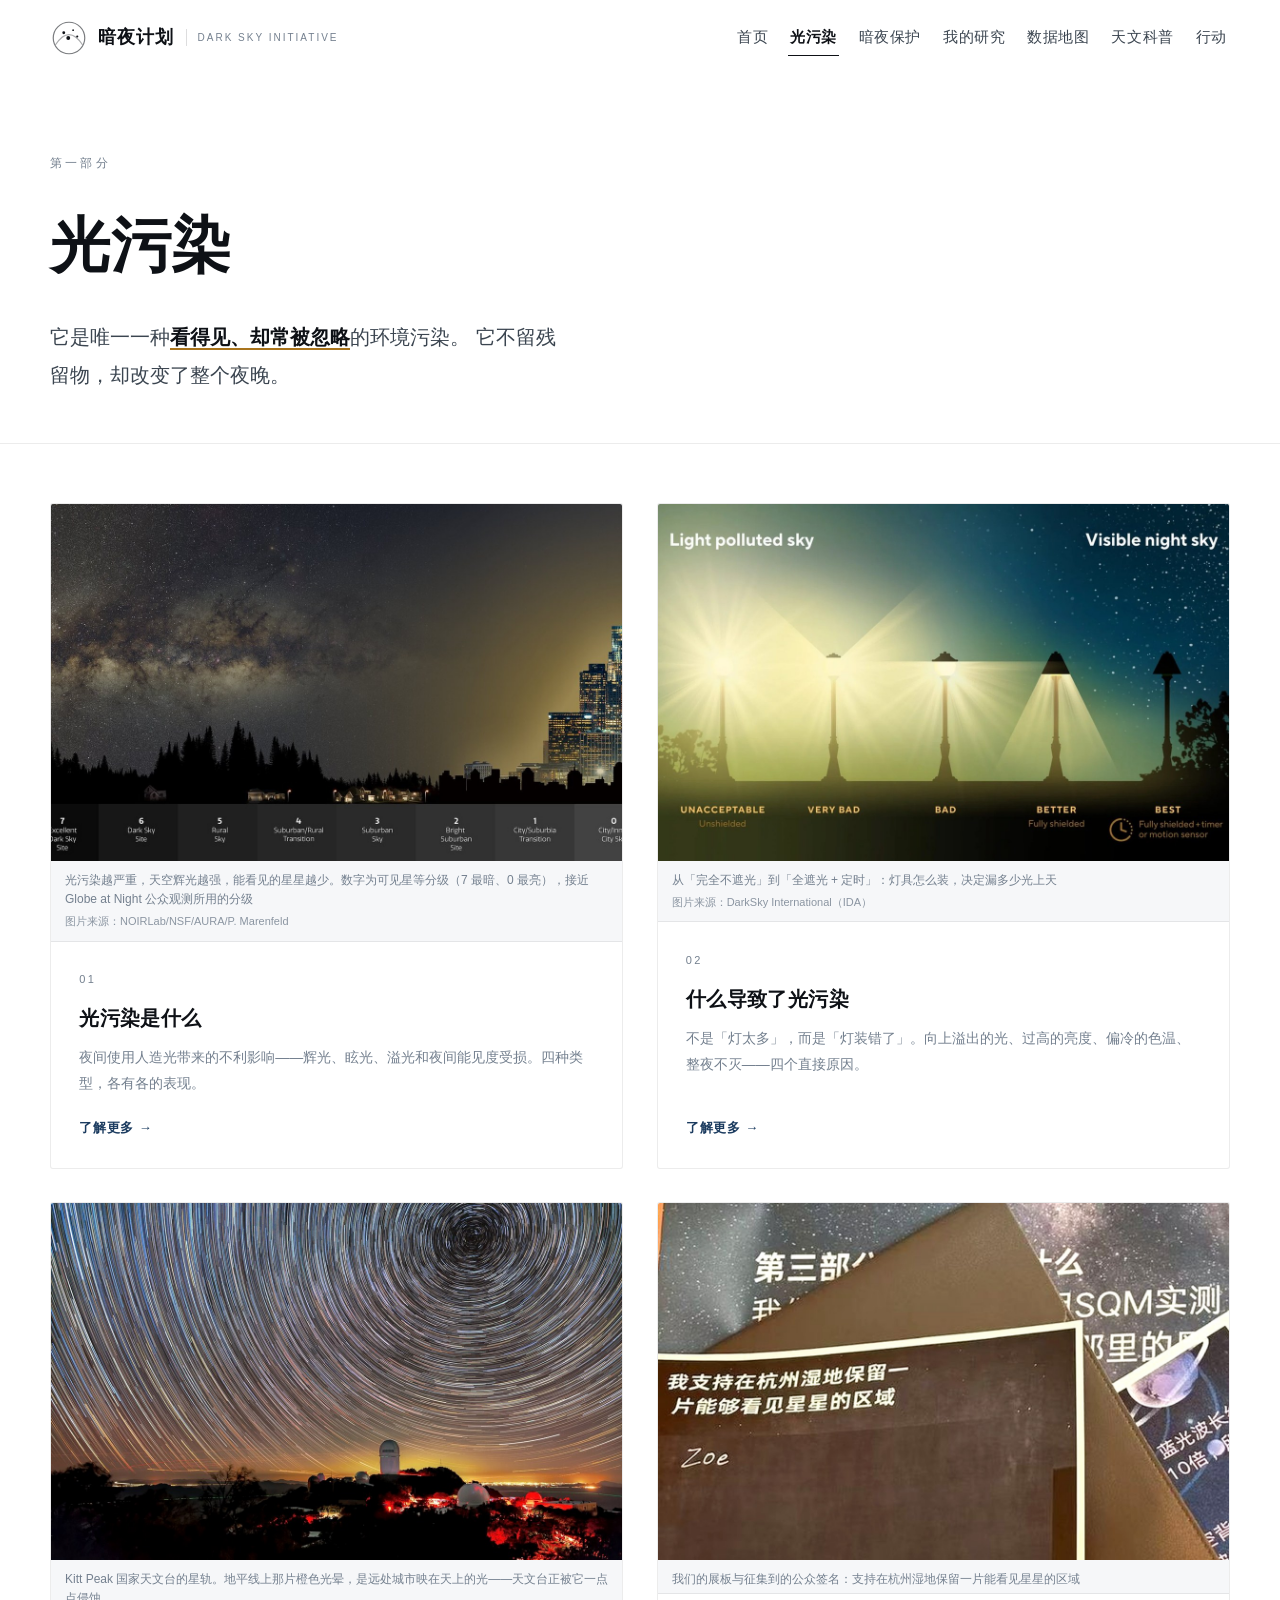
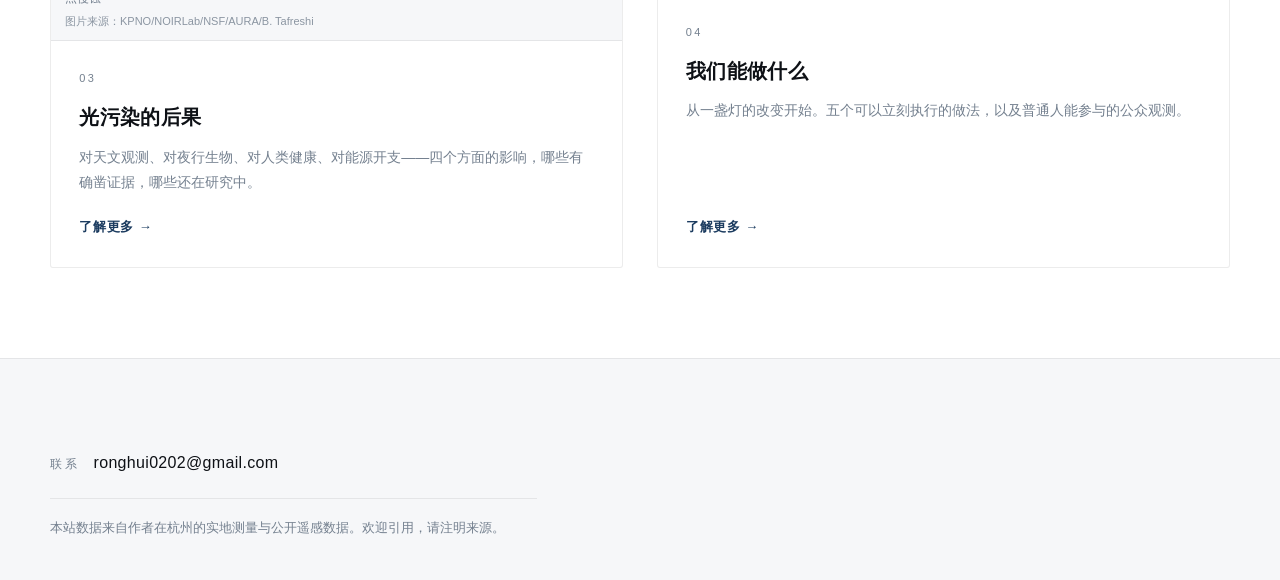
<file: pages/light-pollution.html>
<!DOCTYPE html>
<html lang="zh-CN">
<head>
<meta charset="UTF-8">
<meta name="viewport" content="width=device-width, initial-scale=1.0">
<title>光污染 · 暗夜计划</title>
<link rel="stylesheet" href="../css/style.css?v=40">
</head>
<body>
<header class="site-header is-stuck" id="siteHeader">
  <a class="brand" href="../index.html">
    <span class="brand-mark"><svg viewBox="0 0 48 48" aria-hidden="true"><circle cx="24" cy="24" r="21" fill="none" stroke="currentColor" stroke-width="1.6" opacity=".55"/><path d="M6 33c6-9 12-13.5 18-13.5S36 24 42 33" fill="none" stroke="currentColor" stroke-width="1.6" opacity=".35"/><circle cx="17" cy="17" r="1.9" fill="currentColor"/><circle cx="29.5" cy="13.5" r="1.15" fill="currentColor"/><circle cx="35" cy="22" r="1.4" fill="currentColor"/><circle cx="23" cy="24" r="2.6" fill="currentColor"/></svg></span>
    <span class="brand-name">暗夜计划</span>
    <span class="brand-sub">Dark Sky Initiative</span>
  </a>
  <button class="nav-toggle" id="navToggle" aria-label="展开导航" aria-expanded="false"><span></span><span></span><span></span></button>
  <nav class="site-nav" id="siteNav">
    <a href="../index.html">首页</a>
    <a href="light-pollution.html" class="is-active">光污染</a>
    <a href="dark-sky.html">暗夜保护</a>
    <a href="research.html">我的研究</a>
    <a href="map.html">数据地图</a>
    <a href="astronomy.html">天文科普</a>
    <a href="action.html">行动</a>
  </nav>
</header>

<main class="page-main">
  <section class="page-hero">
    <div class="wrap">
      <p class="page-kicker">第一部分</p>
      <h1 class="page-title">光污染</h1>
      <p class="page-lede">
        它是唯一一种<em>看得见、却常被忽略</em>的环境污染。
        它不留残留物，却改变了整个夜晚。
      </p>
    </div>
  </section>

  <section class="topics">
    <div class="wrap">
      <div class="topic-grid">

      <a class="topic-card" href="lp-what.html">
        <figure class="topic-figure">
          <img src="../img/lp-01-bortle.jpg" alt="光污染越严重，天空辉光越强，能看见的星星越少。数字为可见星等分级（7 最暗、0 最亮），接近 Globe at Night 公众观测所用的分级">
          <figcaption class="topic-caption">光污染越严重，天空辉光越强，能看见的星星越少。数字为可见星等分级（7 最暗、0 最亮），接近 Globe at Night 公众观测所用的分级</figcaption>
          <p class="topic-credit">图片来源：NOIRLab/NSF/AURA/P. Marenfeld</p>
        </figure>
        <div class="topic-card-body">
          <span class="topic-no">01</span>
          <h3>光污染是什么</h3>
          <p class="topic-desc">夜间使用人造光带来的不利影响——辉光、眩光、溢光和夜间能见度受损。四种类型，各有各的表现。</p>
          <span class="topic-go">了解更多 →</span>
        </div>
      </a>

      <a class="topic-card" href="lp-causes.html">
        <figure class="topic-figure">
          <img src="../img/lp-02-ida.jpg" alt="从「完全不遮光」到「全遮光 + 定时」：灯具怎么装，决定漏多少光上天">
          <figcaption class="topic-caption">从「完全不遮光」到「全遮光 + 定时」：灯具怎么装，决定漏多少光上天</figcaption>
          <p class="topic-credit">图片来源：DarkSky International（IDA）</p>
        </figure>
        <div class="topic-card-body">
          <span class="topic-no">02</span>
          <h3>什么导致了光污染</h3>
          <p class="topic-desc">不是「灯太多」，而是「灯装错了」。向上溢出的光、过高的亮度、偏冷的色温、整夜不灭——四个直接原因。</p>
          <span class="topic-go">了解更多 →</span>
        </div>
      </a>

      <a class="topic-card" href="lp-effects.html">
        <figure class="topic-figure">
          <img src="../img/lp-03-skyglow.jpg" alt="Kitt Peak 国家天文台的星轨。地平线上那片橙色光晕，是远处城市映在天上的光——天文台正被它一点点侵蚀">
          <figcaption class="topic-caption">Kitt Peak 国家天文台的星轨。地平线上那片橙色光晕，是远处城市映在天上的光——天文台正被它一点点侵蚀</figcaption>
          <p class="topic-credit">图片来源：KPNO/NOIRLab/NSF/AURA/B. Tafreshi</p>
        </figure>
        <div class="topic-card-body">
          <span class="topic-no">03</span>
          <h3>光污染的后果</h3>
          <p class="topic-desc">对天文观测、对夜行生物、对人类健康、对能源开支——四个方面的影响，哪些有确凿证据，哪些还在研究中。</p>
          <span class="topic-go">了解更多 →</span>
        </div>
      </a>

      <a class="topic-card" href="lp-solutions.html">
        <figure class="topic-figure">
          <img src="../img/lp-04-pledge.jpg" alt="我们的展板与征集到的公众签名：支持在杭州湿地保留一片能看见星星的区域">
          <figcaption class="topic-caption">我们的展板与征集到的公众签名：支持在杭州湿地保留一片能看见星星的区域</figcaption>
        </figure>
        <div class="topic-card-body">
          <span class="topic-no">04</span>
          <h3>我们能做什么</h3>
          <p class="topic-desc">从一盏灯的改变开始。五个可以立刻执行的做法，以及普通人能参与的公众观测。</p>
          <span class="topic-go">了解更多 →</span>
        </div>
      </a>
      </div>
    </div>
  </section>
</main>

<footer class="site-footer">
  <div class="wrap footer-note">
    <p class="footer-contact">
      <span class="footer-contact-label">联系</span>
      <a href="mailto:ronghui0202@gmail.com">ronghui0202@gmail.com</a>
    </p>
    <p>本站数据来自作者在杭州的实地测量与公开遥感数据。欢迎引用，请注明来源。</p>
  </div>
</footer>
<script src="../js/main.js?v=40"></script>
</body>
</html>
</file>
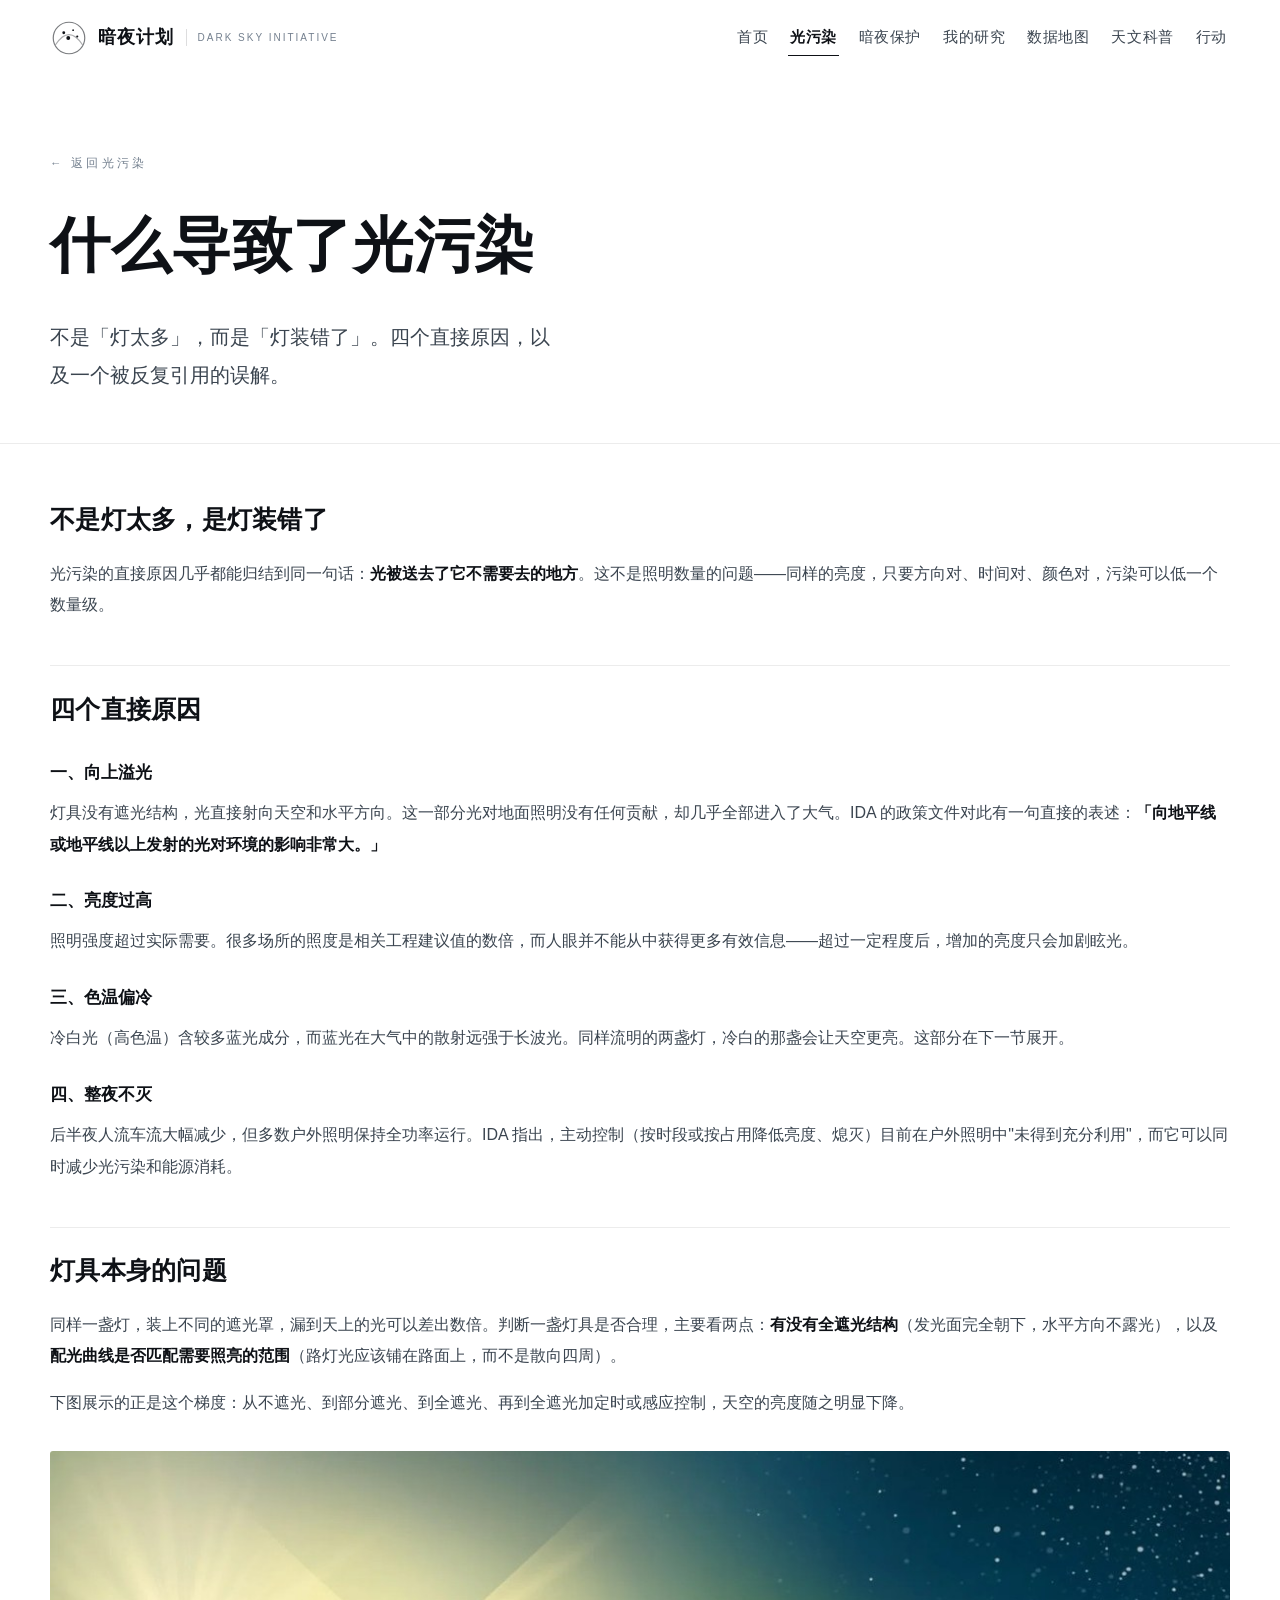
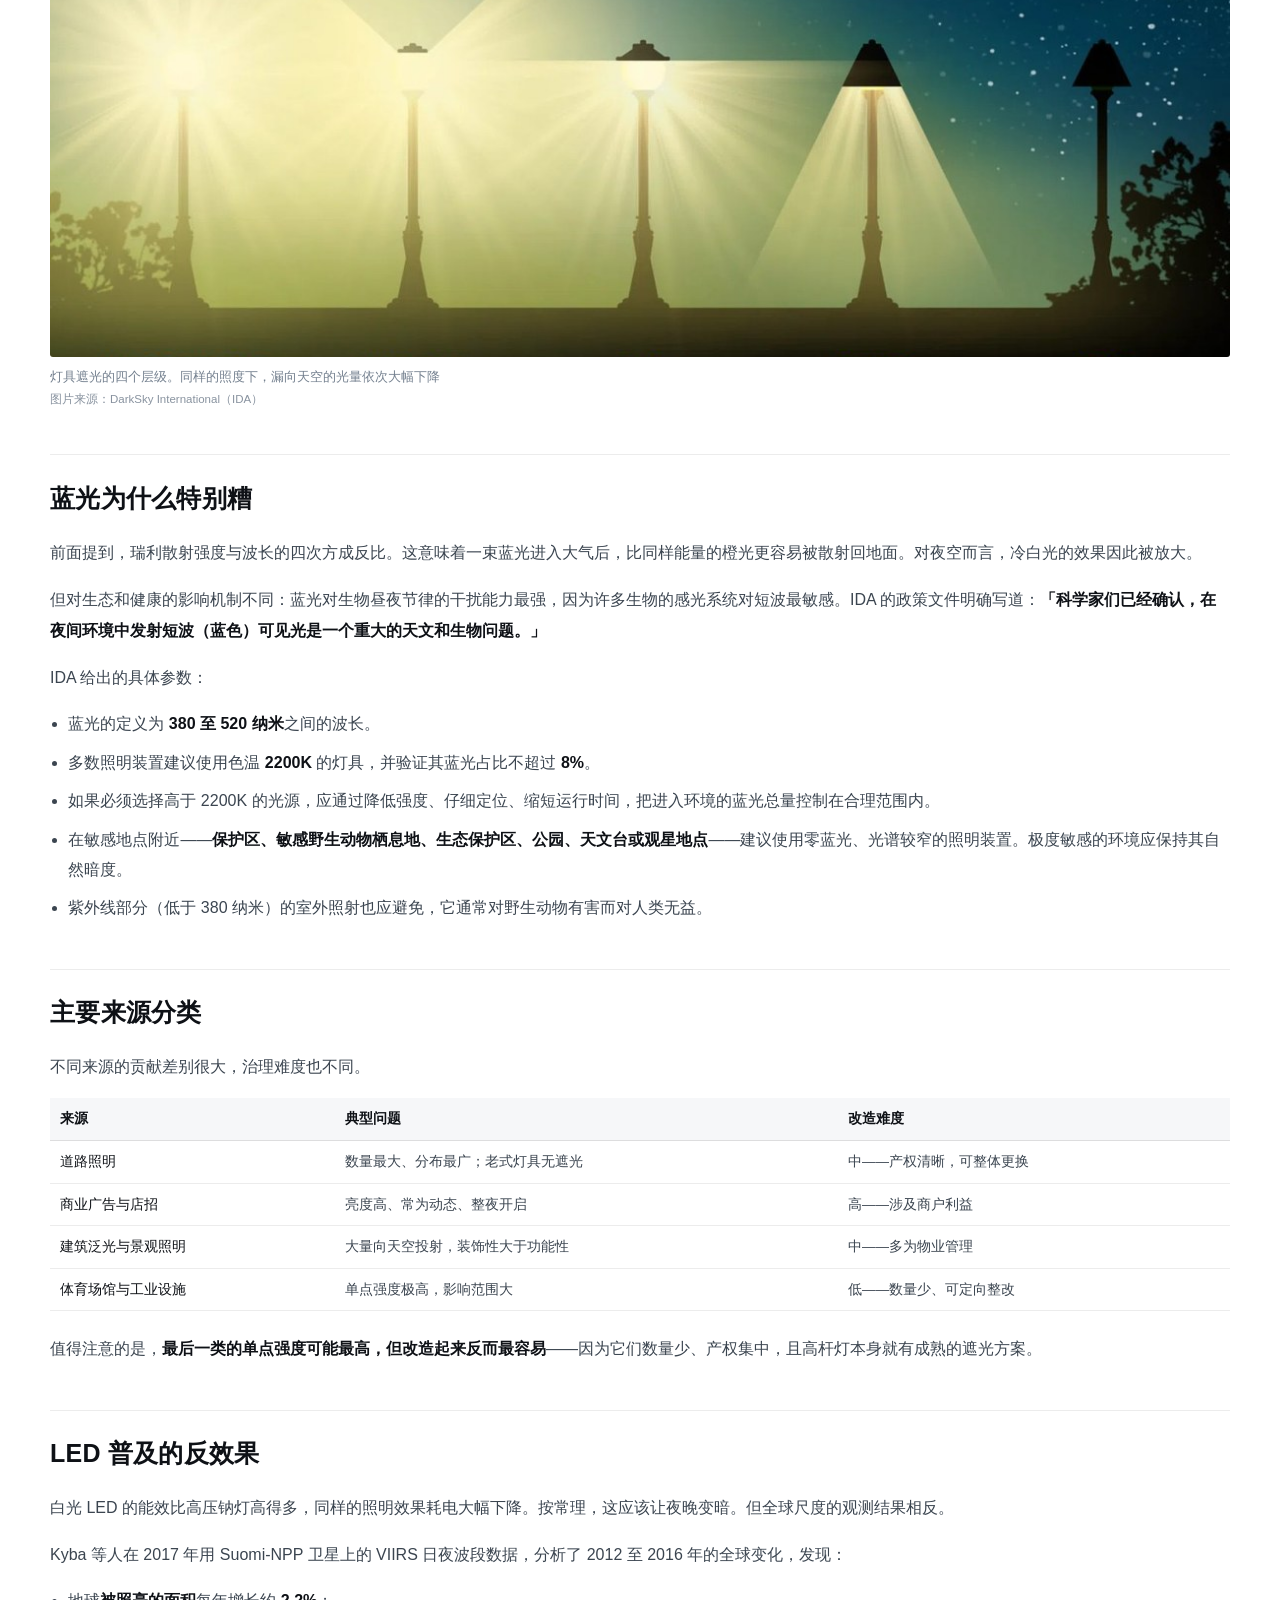
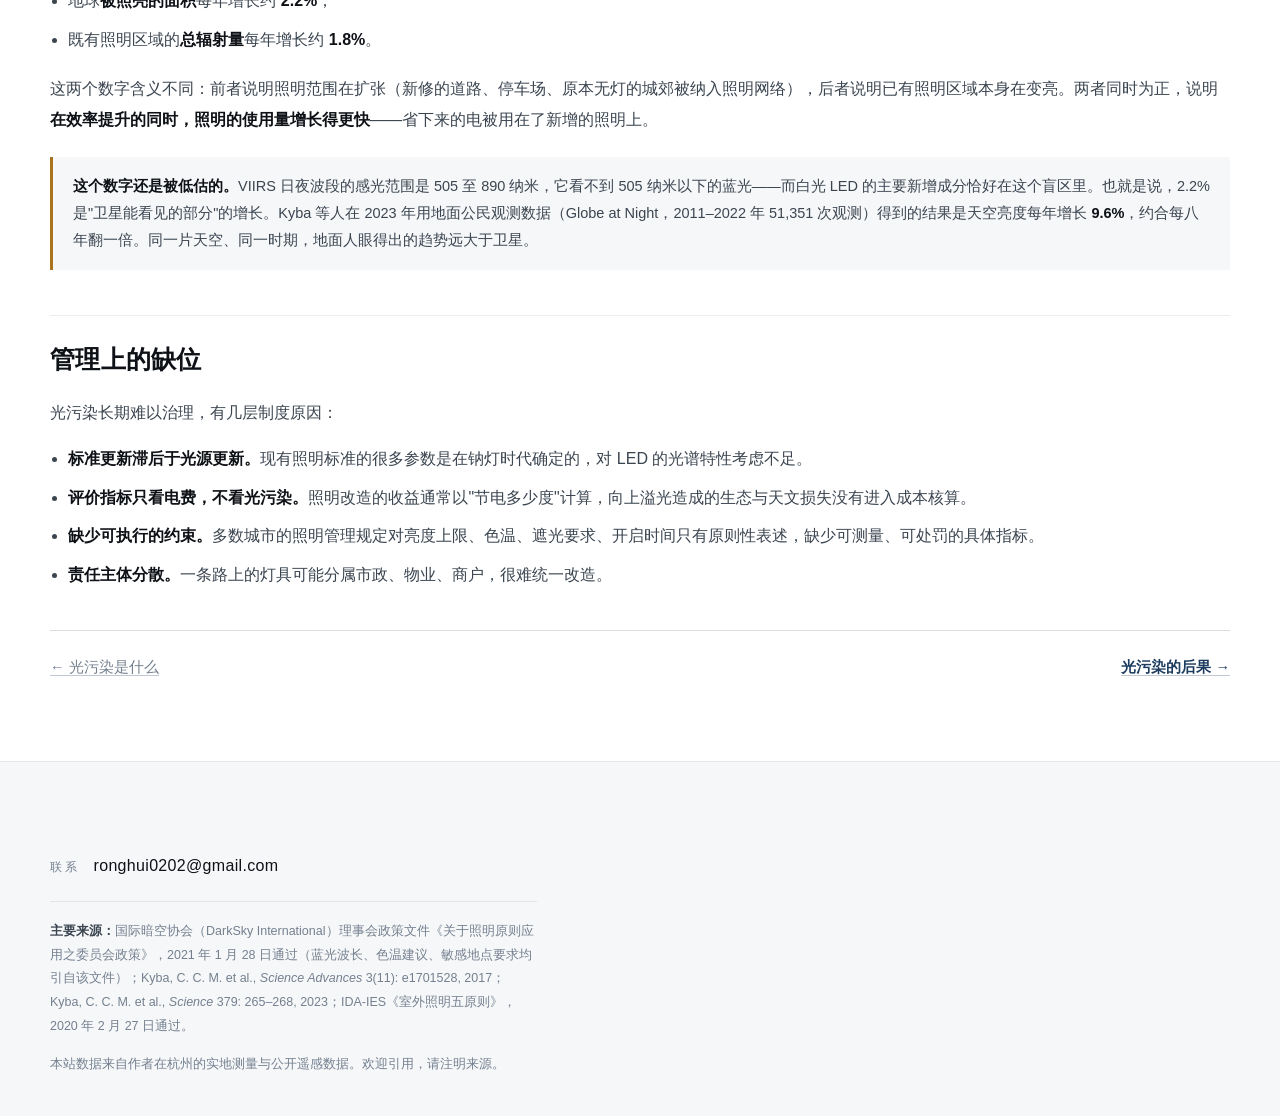
<file: pages/lp-causes.html>
<!DOCTYPE html>
<html lang="zh-CN">
<head>
<meta charset="UTF-8">
<meta name="viewport" content="width=device-width, initial-scale=1.0">
<title>什么导致了光污染 · 暗夜计划</title>
<link rel="stylesheet" href="../css/style.css?v=40">
</head>
<body>
<header class="site-header is-stuck" id="siteHeader">
  <a class="brand" href="../index.html">
    <span class="brand-mark"><svg viewBox="0 0 48 48" aria-hidden="true"><circle cx="24" cy="24" r="21" fill="none" stroke="currentColor" stroke-width="1.6" opacity=".55"/><path d="M6 33c6-9 12-13.5 18-13.5S36 24 42 33" fill="none" stroke="currentColor" stroke-width="1.6" opacity=".35"/><circle cx="17" cy="17" r="1.9" fill="currentColor"/><circle cx="29.5" cy="13.5" r="1.15" fill="currentColor"/><circle cx="35" cy="22" r="1.4" fill="currentColor"/><circle cx="23" cy="24" r="2.6" fill="currentColor"/></svg></span>
    <span class="brand-name">暗夜计划</span>
    <span class="brand-sub">Dark Sky Initiative</span>
  </a>
  <button class="nav-toggle" id="navToggle" aria-label="展开导航" aria-expanded="false"><span></span><span></span><span></span></button>
  <nav class="site-nav" id="siteNav">
    <a href="../index.html">首页</a>
    <a href="light-pollution.html" class="is-active">光污染</a>
    <a href="dark-sky.html">暗夜保护</a>
    <a href="research.html">我的研究</a>
    <a href="map.html">数据地图</a>
    <a href="astronomy.html">天文科普</a>
    <a href="action.html">行动</a>
  </nav>
</header>
<main class="page-main">
  <section class="page-hero">
    <div class="wrap">
      <p class="page-kicker"><a href="light-pollution.html">← 返回光污染</a></p>
      <h1 class="page-title">什么导致了光污染</h1>
      <p class="page-lede">不是「灯太多」，而是「灯装错了」。四个直接原因，以及一个被反复引用的误解。</p>
    </div>
  </section>
  <section class="doc">
    <div class="wrap">
      <div class="doc-body">

<h2>不是灯太多，是灯装错了</h2>
<p>光污染的直接原因几乎都能归结到同一句话：<strong>光被送去了它不需要去的地方</strong>。这不是照明数量的问题——同样的亮度，只要方向对、时间对、颜色对，污染可以低一个数量级。</p>

<h2>四个直接原因</h2>
<h3>一、向上溢光</h3>
<p>灯具没有遮光结构，光直接射向天空和水平方向。这一部分光对地面照明没有任何贡献，却几乎全部进入了大气。IDA 的政策文件对此有一句直接的表述：<em>「向地平线或地平线以上发射的光对环境的影响非常大。」</em></p>
<h3>二、亮度过高</h3>
<p>照明强度超过实际需要。很多场所的照度是相关工程建议值的数倍，而人眼并不能从中获得更多有效信息——超过一定程度后，增加的亮度只会加剧眩光。</p>
<h3>三、色温偏冷</h3>
<p>冷白光（高色温）含较多蓝光成分，而蓝光在大气中的散射远强于长波光。同样流明的两盏灯，冷白的那盏会让天空更亮。这部分在下一节展开。</p>
<h3>四、整夜不灭</h3>
<p>后半夜人流车流大幅减少，但多数户外照明保持全功率运行。IDA 指出，主动控制（按时段或按占用降低亮度、熄灭）目前在户外照明中"未得到充分利用"，而它可以同时减少光污染和能源消耗。</p>

<h2>灯具本身的问题</h2>
<p>同样一盏灯，装上不同的遮光罩，漏到天上的光可以差出数倍。判断一盏灯具是否合理，主要看两点：<strong>有没有全遮光结构</strong>（发光面完全朝下，水平方向不露光），以及<strong>配光曲线是否匹配需要照亮的范围</strong>（路灯光应该铺在路面上，而不是散向四周）。</p>
<p>下图展示的正是这个梯度：从不遮光、到部分遮光、到全遮光、再到全遮光加定时或感应控制，天空的亮度随之明显下降。</p>
<figure class="doc-wide">
  <img src="../img/lp-02-ida.jpg" alt="灯具遮光的四个层级：不遮光、部分遮光、全遮光、全遮光加定时控制">
  <figcaption>灯具遮光的四个层级。同样的照度下，漏向天空的光量依次大幅下降<span class="doc-credit">图片来源：DarkSky International（IDA）</span></figcaption>
</figure>


<h2>蓝光为什么特别糟</h2>
<p>前面提到，瑞利散射强度与波长的四次方成反比。这意味着一束蓝光进入大气后，比同样能量的橙光更容易被散射回地面。对夜空而言，冷白光的效果因此被放大。</p>
<p>但对生态和健康的影响机制不同：蓝光对生物昼夜节律的干扰能力最强，因为许多生物的感光系统对短波最敏感。IDA 的政策文件明确写道：<em>「科学家们已经确认，在夜间环境中发射短波（蓝色）可见光是一个重大的天文和生物问题。」</em></p>
<p>IDA 给出的具体参数：</p>
<ul>
  <li>蓝光的定义为 <strong>380 至 520 纳米</strong>之间的波长。</li>
  <li>多数照明装置建议使用色温 <strong>2200K</strong> 的灯具，并验证其蓝光占比不超过 <strong>8%</strong>。</li>
  <li>如果必须选择高于 2200K 的光源，应通过降低强度、仔细定位、缩短运行时间，把进入环境的蓝光总量控制在合理范围内。</li>
  <li>在敏感地点附近——<strong>保护区、敏感野生动物栖息地、生态保护区、公园、天文台或观星地点</strong>——建议使用零蓝光、光谱较窄的照明装置。极度敏感的环境应保持其自然暗度。</li>
  <li>紫外线部分（低于 380 纳米）的室外照射也应避免，它通常对野生动物有害而对人类无益。</li>
</ul>

<h2>主要来源分类</h2>
<p>不同来源的贡献差别很大，治理难度也不同。</p>
<table>
  <thead><tr><th>来源</th><th>典型问题</th><th>改造难度</th></tr></thead>
  <tbody>
    <tr><td>道路照明</td><td>数量最大、分布最广；老式灯具无遮光</td><td>中——产权清晰，可整体更换</td></tr>
    <tr><td>商业广告与店招</td><td>亮度高、常为动态、整夜开启</td><td>高——涉及商户利益</td></tr>
    <tr><td>建筑泛光与景观照明</td><td>大量向天空投射，装饰性大于功能性</td><td>中——多为物业管理</td></tr>
    <tr><td>体育场馆与工业设施</td><td>单点强度极高，影响范围大</td><td>低——数量少、可定向整改</td></tr>
  </tbody>
</table>
<p>值得注意的是，<strong>最后一类的单点强度可能最高，但改造起来反而最容易</strong>——因为它们数量少、产权集中，且高杆灯本身就有成熟的遮光方案。</p>

<h2>LED 普及的反效果</h2>
<p>白光 LED 的能效比高压钠灯高得多，同样的照明效果耗电大幅下降。按常理，这应该让夜晚变暗。但全球尺度的观测结果相反。</p>
<p>Kyba 等人在 2017 年用 Suomi-NPP 卫星上的 VIIRS 日夜波段数据，分析了 2012 至 2016 年的全球变化，发现：</p>
<ul>
  <li>地球<strong>被照亮的面积</strong>每年增长约 <strong>2.2%</strong>；</li>
  <li>既有照明区域的<strong>总辐射量</strong>每年增长约 <strong>1.8%</strong>。</li>
</ul>
<p>这两个数字含义不同：前者说明照明范围在扩张（新修的道路、停车场、原本无灯的城郊被纳入照明网络），后者说明已有照明区域本身在变亮。两者同时为正，说明<strong>在效率提升的同时，照明的使用量增长得更快</strong>——省下来的电被用在了新增的照明上。</p>
<div class="doc-note">
  <strong>这个数字还是被低估的。</strong>VIIRS 日夜波段的感光范围是 505 至 890 纳米，它看不到 505 纳米以下的蓝光——而白光 LED 的主要新增成分恰好在这个盲区里。也就是说，2.2% 是"卫星能看见的部分"的增长。Kyba 等人在 2023 年用地面公民观测数据（Globe at Night，2011–2022 年 51,351 次观测）得到的结果是天空亮度每年增长 <strong>9.6%</strong>，约合每八年翻一倍。同一片天空、同一时期，地面人眼得出的趋势远大于卫星。
</div>

<h2>管理上的缺位</h2>
<p>光污染长期难以治理，有几层制度原因：</p>
<ul>
  <li><strong>标准更新滞后于光源更新。</strong>现有照明标准的很多参数是在钠灯时代确定的，对 LED 的光谱特性考虑不足。</li>
  <li><strong>评价指标只看电费，不看光污染。</strong>照明改造的收益通常以"节电多少度"计算，向上溢光造成的生态与天文损失没有进入成本核算。</li>
  <li><strong>缺少可执行的约束。</strong>多数城市的照明管理规定对亮度上限、色温、遮光要求、开启时间只有原则性表述，缺少可测量、可处罚的具体指标。</li>
  <li><strong>责任主体分散。</strong>一条路上的灯具可能分属市政、物业、商户，很难统一改造。</li>
</ul>



<div class="doc-nav">
  <span><a class="doc-nav-back" href="lp-what.html">← 光污染是什么</a></span>
  <span><a href="lp-effects.html">光污染的后果 →</a></span>
</div>

      </div>
    </div>
  </section>
</main>
<footer class="site-footer">
  <div class="wrap footer-note">
    <p class="footer-contact">
      <span class="footer-contact-label">联系</span>
      <a href="mailto:ronghui0202@gmail.com">ronghui0202@gmail.com</a>
    </p>
    <p class="footer-src"><strong>主要来源：</strong>国际暗空协会（DarkSky International）理事会政策文件《关于照明原则应用之委员会政策》，2021 年 1 月 28 日通过（蓝光波长、色温建议、敏感地点要求均引自该文件）；Kyba, C. C. M. et al., <em>Science Advances</em> 3(11): e1701528, 2017；Kyba, C. C. M. et al., <em>Science</em> 379: 265–268, 2023；IDA-IES《室外照明五原则》，2020 年 2 月 27 日通过。</p>
    <p>本站数据来自作者在杭州的实地测量与公开遥感数据。欢迎引用，请注明来源。</p>
  </div>
</footer>
<script src="../js/main.js?v=40"></script>
</body>
</html>
</file>
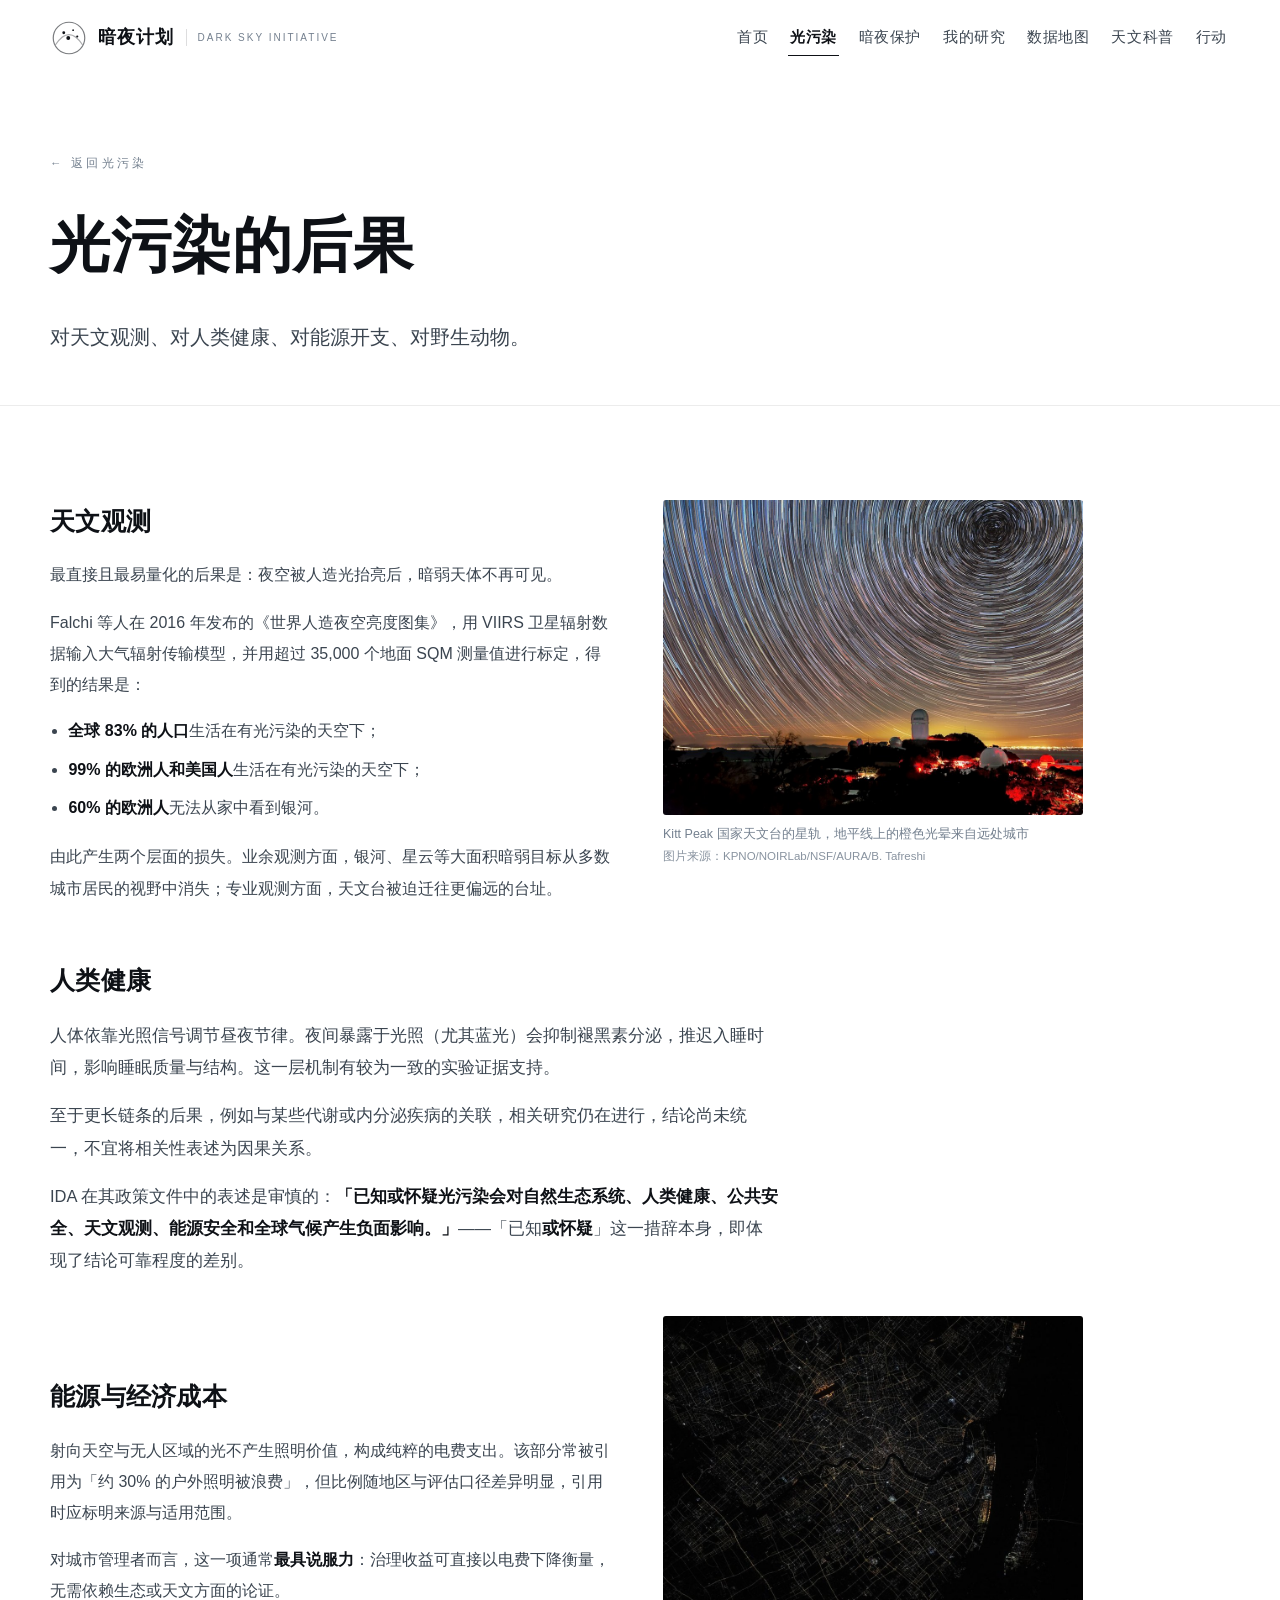
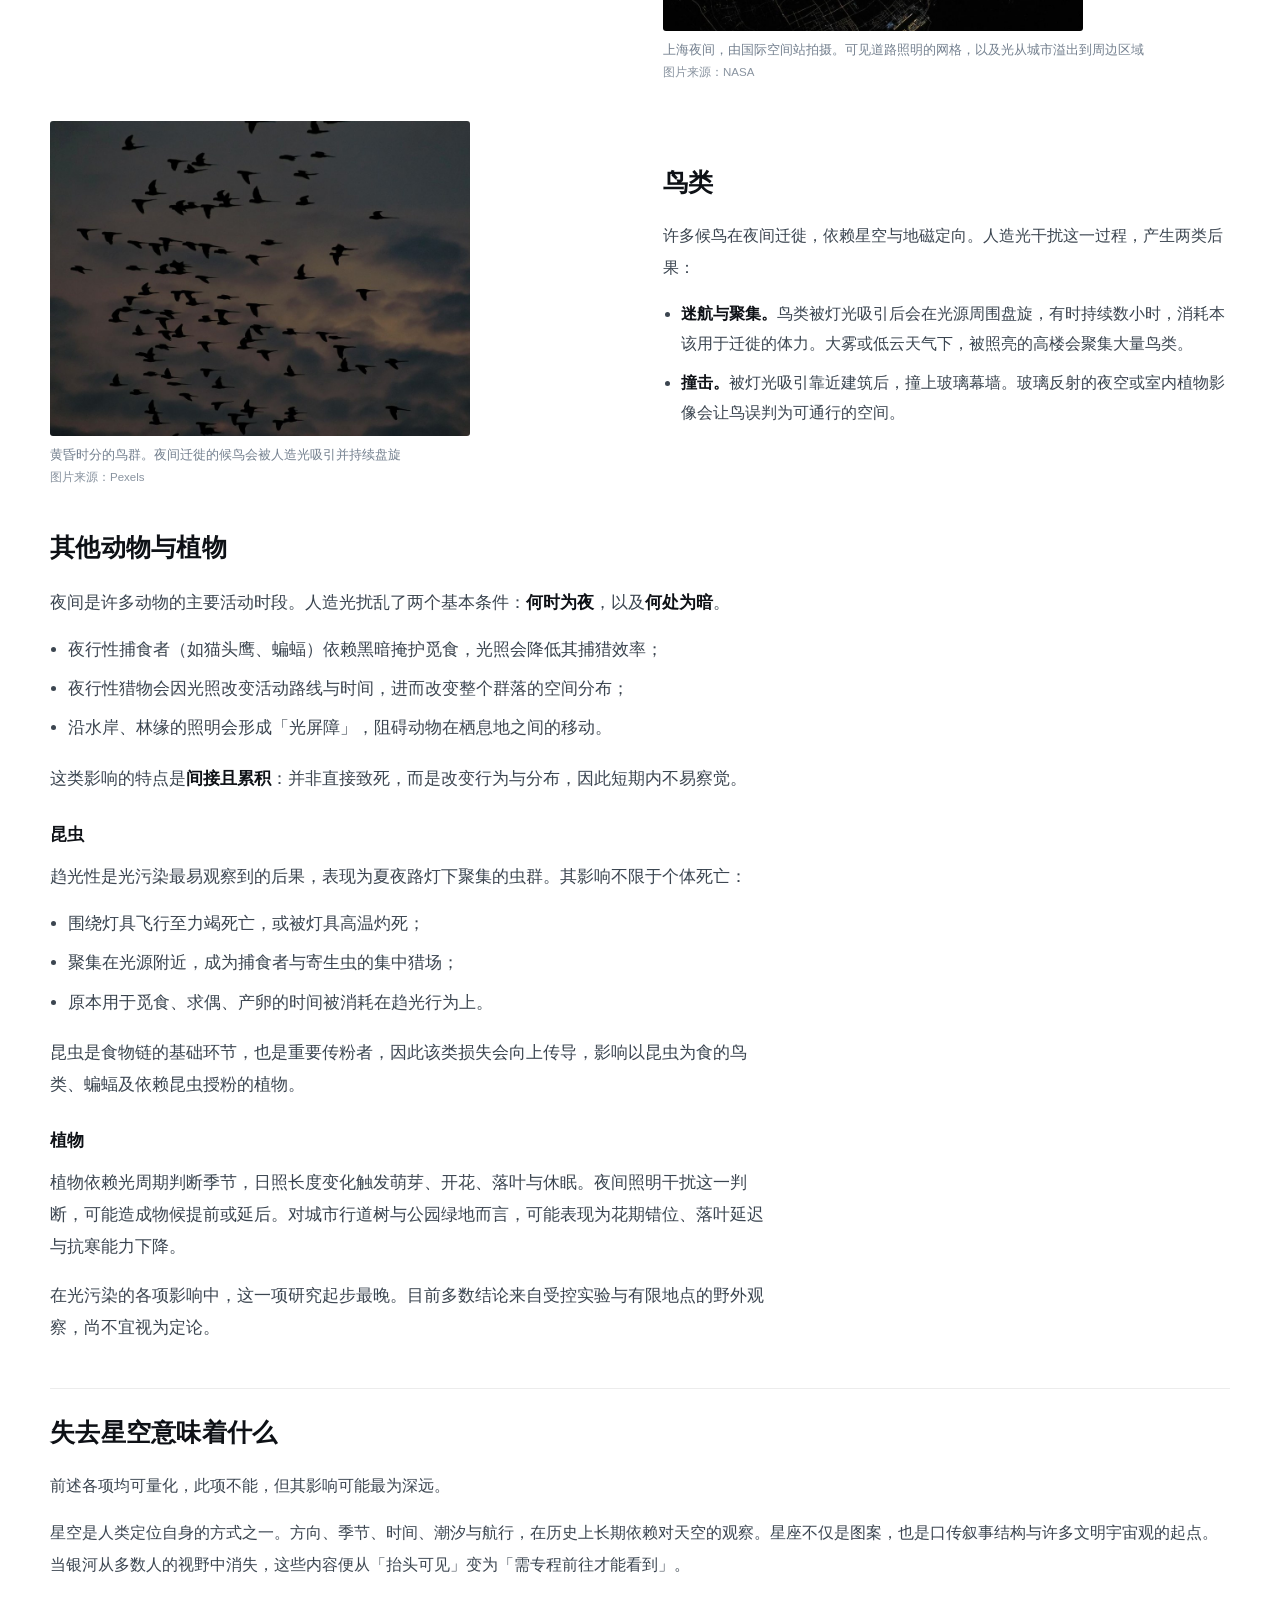
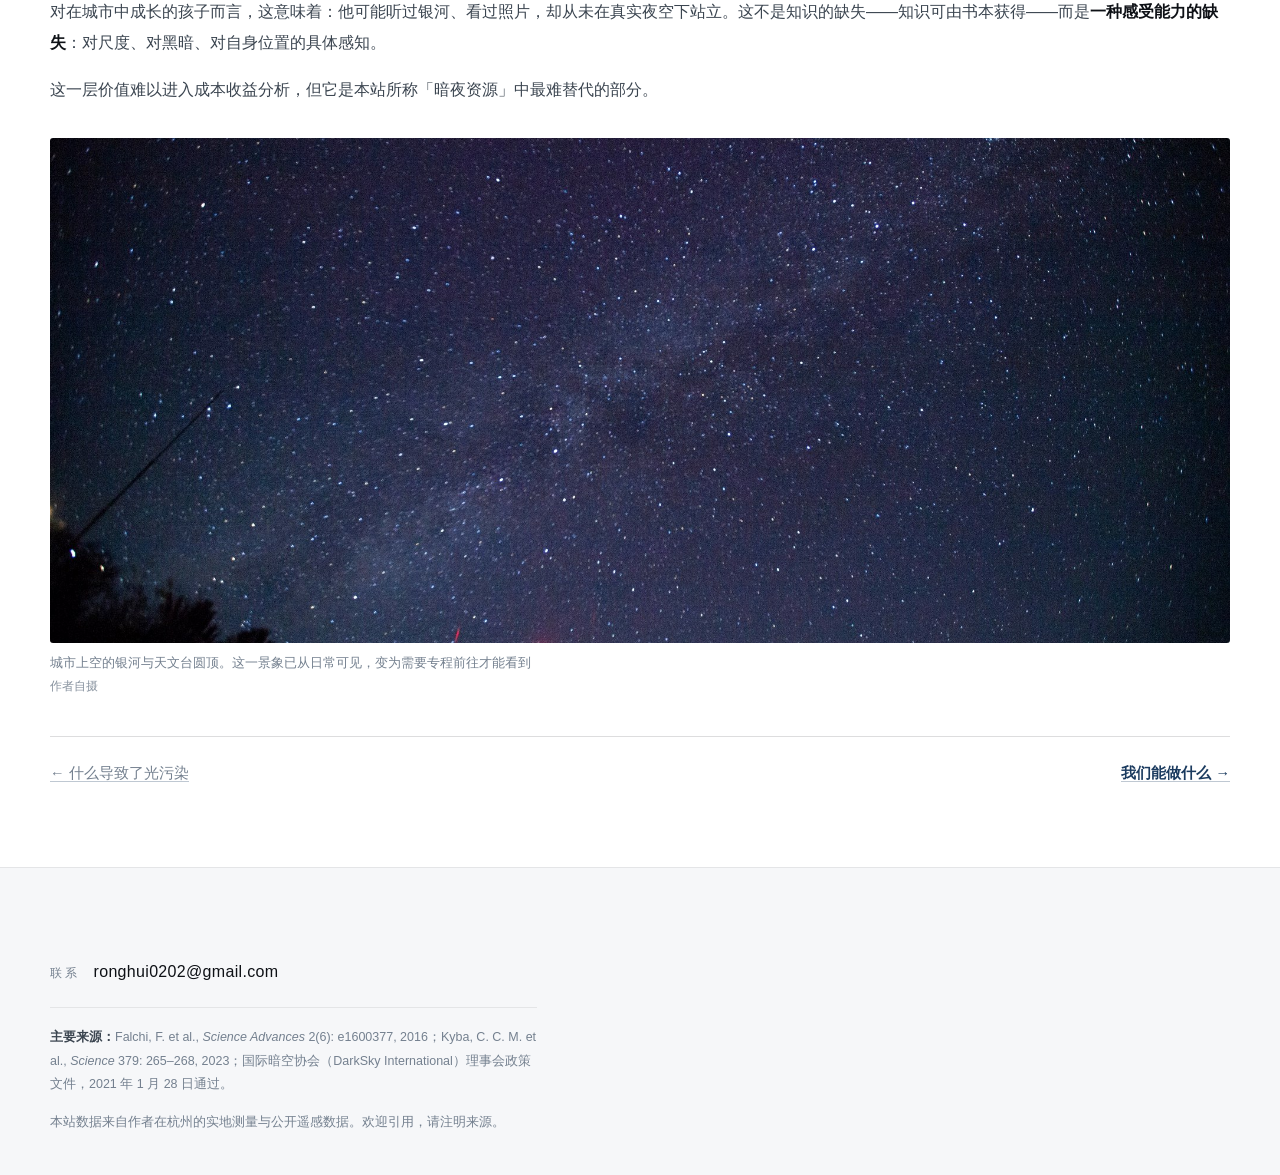
<file: pages/lp-effects.html>
<!DOCTYPE html>
<html lang="zh-CN">
<head>
<meta charset="UTF-8">
<meta name="viewport" content="width=device-width, initial-scale=1.0">
<title>光污染的后果 · 暗夜计划</title>
<link rel="stylesheet" href="../css/style.css?v=40">
</head>
<body>
<header class="site-header is-stuck" id="siteHeader">
  <a class="brand" href="../index.html">
    <span class="brand-mark"><svg viewBox="0 0 48 48" aria-hidden="true"><circle cx="24" cy="24" r="21" fill="none" stroke="currentColor" stroke-width="1.6" opacity=".55"/><path d="M6 33c6-9 12-13.5 18-13.5S36 24 42 33" fill="none" stroke="currentColor" stroke-width="1.6" opacity=".35"/><circle cx="17" cy="17" r="1.9" fill="currentColor"/><circle cx="29.5" cy="13.5" r="1.15" fill="currentColor"/><circle cx="35" cy="22" r="1.4" fill="currentColor"/><circle cx="23" cy="24" r="2.6" fill="currentColor"/></svg></span>
    <span class="brand-name">暗夜计划</span>
    <span class="brand-sub">Dark Sky Initiative</span>
  </a>
  <button class="nav-toggle" id="navToggle" aria-label="展开导航" aria-expanded="false"><span></span><span></span><span></span></button>
  <nav class="site-nav" id="siteNav">
    <a href="../index.html">首页</a>
    <a href="light-pollution.html" class="is-active">光污染</a>
    <a href="dark-sky.html">暗夜保护</a>
    <a href="research.html">我的研究</a>
    <a href="map.html">数据地图</a>
    <a href="astronomy.html">天文科普</a>
    <a href="action.html">行动</a>
  </nav>
</header>
<main class="page-main">
  <section class="page-hero">
    <div class="wrap">
      <p class="page-kicker"><a href="light-pollution.html">← 返回光污染</a></p>
      <h1 class="page-title">光污染的后果</h1>
      <p class="page-lede">对天文观测、对人类健康、对能源开支、对野生动物。</p>
    </div>
  </section>
  <section class="doc">
    <div class="wrap">
      <div class="doc-body">

<div class="doc-row doc-row--top">
  <div class="doc-row__text">
    <h2>天文观测</h2>
<p>最直接且最易量化的后果是：夜空被人造光抬亮后，暗弱天体不再可见。</p>
    <p>Falchi 等人在 2016 年发布的《世界人造夜空亮度图集》，用 VIIRS 卫星辐射数据输入大气辐射传输模型，并用超过 35,000 个地面 SQM 测量值进行标定，得到的结果是：</p>
    <ul>
      <li><strong>全球 83% 的人口</strong>生活在有光污染的天空下；</li>
      <li><strong>99% 的欧洲人和美国人</strong>生活在有光污染的天空下；</li>
      <li><strong>60% 的欧洲人</strong>无法从家中看到银河。</li>
    </ul>
    <p>由此产生两个层面的损失。业余观测方面，银河、星云等大面积暗弱目标从多数城市居民的视野中消失；专业观测方面，天文台被迫迁往更偏远的台址。</p>
  </div>
  <figure class="doc-row__media"><img src="../img/lp-03-skyglow.jpg" alt="Kitt Peak 国家天文台的星轨"><figcaption>Kitt Peak 国家天文台的星轨，地平线上的橙色光晕来自远处城市<span class="doc-credit">图片来源：KPNO/NOIRLab/NSF/AURA/B. Tafreshi</span></figcaption></figure>
</div>

<div class="doc-full">
<h2>人类健康</h2>
<p>人体依靠光照信号调节昼夜节律。夜间暴露于光照（尤其蓝光）会抑制褪黑素分泌，推迟入睡时间，影响睡眠质量与结构。这一层机制有较为一致的实验证据支持。</p>
<p>至于更长链条的后果，例如与某些代谢或内分泌疾病的关联，相关研究仍在进行，结论尚未统一，不宜将相关性表述为因果关系。</p>
<p>IDA 在其政策文件中的表述是审慎的：<em>「已知或怀疑光污染会对自然生态系统、人类健康、公共安全、天文观测、能源安全和全球气候产生负面影响。」</em>——「已知<strong>或怀疑</strong>」这一措辞本身，即体现了结论可靠程度的差别。</p>
</div>

<div class="doc-row">
  <div class="doc-row__text">
    <h2>能源与经济成本</h2>
<p>射向天空与无人区域的光不产生照明价值，构成纯粹的电费支出。该部分常被引用为「约 30% 的户外照明被浪费」，但比例随地区与评估口径差异明显，引用时应标明来源与适用范围。</p>
    <p>对城市管理者而言，这一项通常<strong>最具说服力</strong>：治理收益可直接以电费下降衡量，无需依赖生态或天文方面的论证。</p>
  </div>
  <figure class="doc-row__media"><img src="../img/r/nasa-shanghai.jpg" alt="上海夜间，由国际空间站拍摄"><figcaption>上海夜间，由国际空间站拍摄。可见道路照明的网格，以及光从城市溢出到周边区域<span class="doc-credit">图片来源：NASA</span></figcaption></figure>
</div>

<div class="doc-row doc-row--flip">
  <div class="doc-row__text">
    <h2>鸟类</h2>
<p>许多候鸟在夜间迁徙，依赖星空与地磁定向。人造光干扰这一过程，产生两类后果：</p>
    <ul>
      <li><strong>迷航与聚集。</strong>鸟类被灯光吸引后会在光源周围盘旋，有时持续数小时，消耗本该用于迁徙的体力。大雾或低云天气下，被照亮的高楼会聚集大量鸟类。</li>
      <li><strong>撞击。</strong>被灯光吸引靠近建筑后，撞上玻璃幕墙。玻璃反射的夜空或室内植物影像会让鸟误判为可通行的空间。</li>
    </ul>
  </div>
  <figure class="doc-row__media"><img src="../img/r/px-birds-flock.jpg" alt="黄昏时分的鸟群"><figcaption>黄昏时分的鸟群。夜间迁徙的候鸟会被人造光吸引并持续盘旋<span class="doc-credit">图片来源：Pexels</span></figcaption></figure>
</div>

<div class="doc-full">
<h2>其他动物与植物</h2>
<p>夜间是许多动物的主要活动时段。人造光扰乱了两个基本条件：<strong>何时为夜</strong>，以及<strong>何处为暗</strong>。</p>
    <ul>
      <li>夜行性捕食者（如猫头鹰、蝙蝠）依赖黑暗掩护觅食，光照会降低其捕猎效率；</li>
      <li>夜行性猎物会因光照改变活动路线与时间，进而改变整个群落的空间分布；</li>
      <li>沿水岸、林缘的照明会形成「光屏障」，阻碍动物在栖息地之间的移动。</li>
    </ul>
    <p>这类影响的特点是<strong>间接且累积</strong>：并非直接致死，而是改变行为与分布，因此短期内不易察觉。</p>
    <h3>昆虫</h3>
    <p>趋光性是光污染最易观察到的后果，表现为夏夜路灯下聚集的虫群。其影响不限于个体死亡：</p>
    <ul>
      <li>围绕灯具飞行至力竭死亡，或被灯具高温灼死；</li>
      <li>聚集在光源附近，成为捕食者与寄生虫的集中猎场；</li>
      <li>原本用于觅食、求偶、产卵的时间被消耗在趋光行为上。</li>
    </ul>
    <p>昆虫是食物链的基础环节，也是重要传粉者，因此该类损失会向上传导，影响以昆虫为食的鸟类、蝙蝠及依赖昆虫授粉的植物。</p>
    <h3>植物</h3>
    <p>植物依赖光周期判断季节，日照长度变化触发萌芽、开花、落叶与休眠。夜间照明干扰这一判断，可能造成物候提前或延后。对城市行道树与公园绿地而言，可能表现为花期错位、落叶延迟与抗寒能力下降。</p>
    <p>在光污染的各项影响中，这一项研究起步最晚。目前多数结论来自受控实验与有限地点的野外观察，尚不宜视为定论。</p>
</div>

<h2>失去星空意味着什么</h2>
<p>前述各项均可量化，此项不能，但其影响可能最为深远。</p>
<p>星空是人类定位自身的方式之一。方向、季节、时间、潮汐与航行，在历史上长期依赖对天空的观察。星座不仅是图案，也是口传叙事结构与许多文明宇宙观的起点。当银河从多数人的视野中消失，这些内容便从「抬头可见」变为「需专程前往才能看到」。</p>
<p>对在城市中成长的孩子而言，这意味着：他可能听过银河、看过照片，却从未在真实夜空下站立。这不是知识的缺失——知识可由书本获得——而是<em>一种感受能力的缺失</em>：对尺度、对黑暗、对自身位置的具体感知。</p>
<p>这一层价值难以进入成本收益分析，但它是本站所称「暗夜资源」中最难替代的部分。</p>

<figure class="doc-wide doc-wide--tall">
  <img src="../img/w/galaxy_wide.jpg" alt="城市上空的银河与天文台圆顶">
  <figcaption>城市上空的银河与天文台圆顶。这一景象已从日常可见，变为需要专程前往才能看到<span class="doc-credit">作者自摄</span></figcaption>
</figure>

<div class="doc-nav">
        <span><a class="doc-nav-back" href="lp-causes.html">← 什么导致了光污染</a></span>
        <span><a href="lp-solutions.html">我们能做什么 →</a></span>
      </div>
      </div>
    </div>
  </section>
</main>
<footer class="site-footer">
  <div class="wrap footer-note">
    <p class="footer-contact">
      <span class="footer-contact-label">联系</span>
      <a href="mailto:ronghui0202@gmail.com">ronghui0202@gmail.com</a>
    </p>
    <p class="footer-src"><strong>主要来源：</strong>Falchi, F. et al., <em>Science Advances</em> 2(6): e1600377, 2016；Kyba, C. C. M. et al., <em>Science</em> 379: 265–268, 2023；国际暗空协会（DarkSky International）理事会政策文件，2021 年 1 月 28 日通过。</p>
    <p>本站数据来自作者在杭州的实地测量与公开遥感数据。欢迎引用，请注明来源。</p>
  </div>
</footer>
<script src="../js/main.js?v=40"></script>
</body>
</html>
</file>
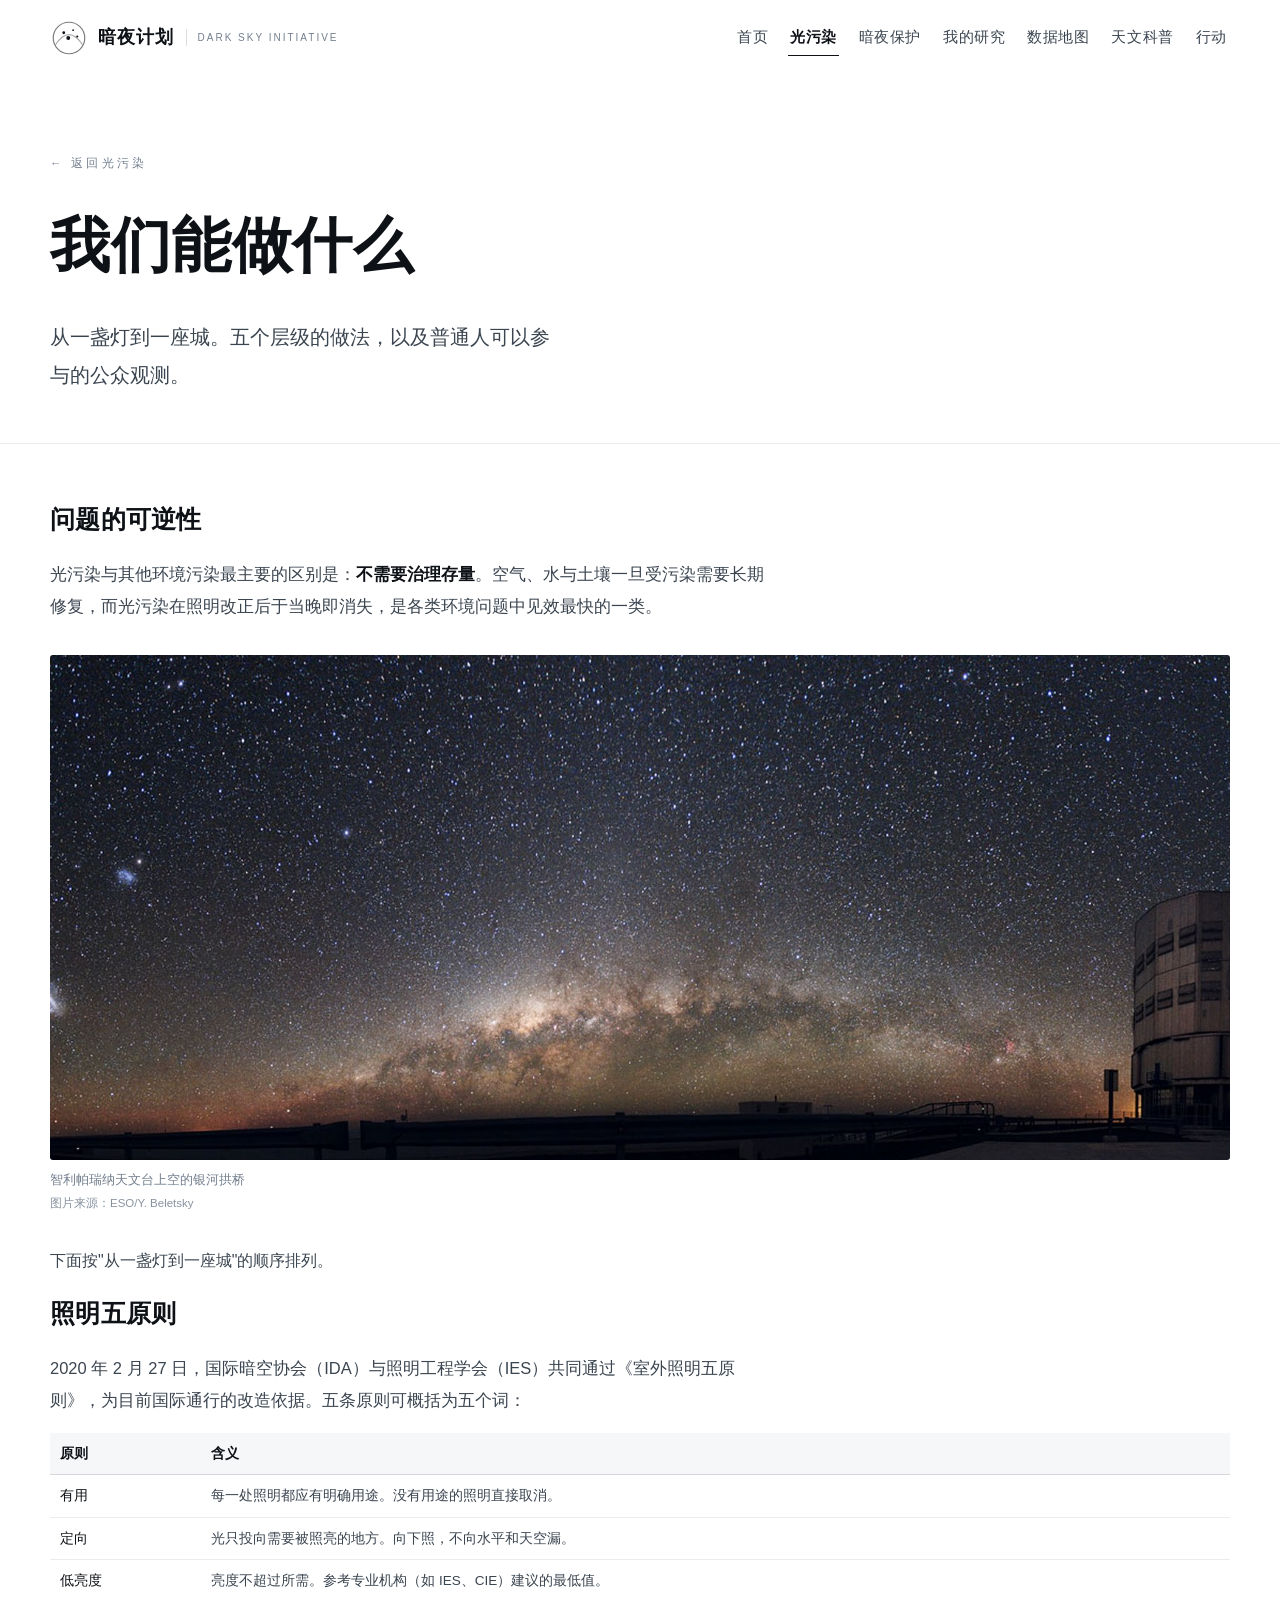
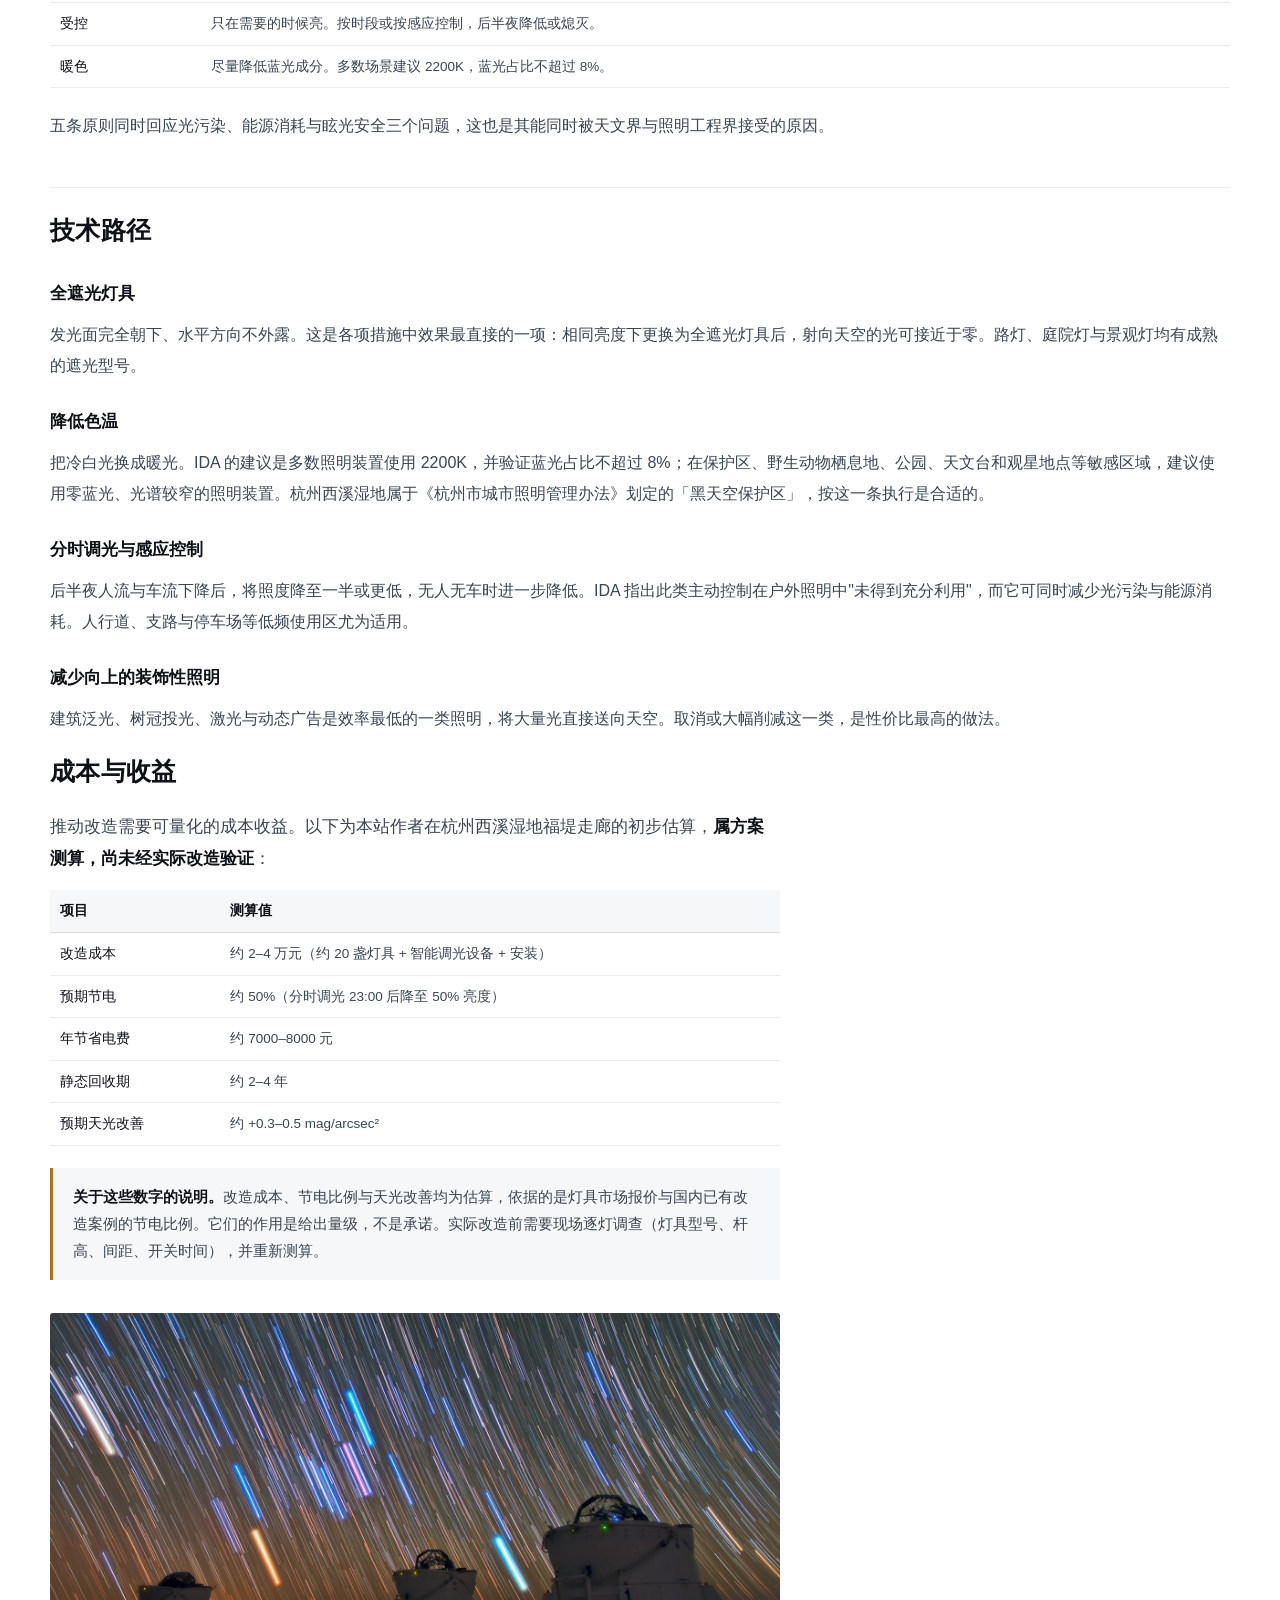
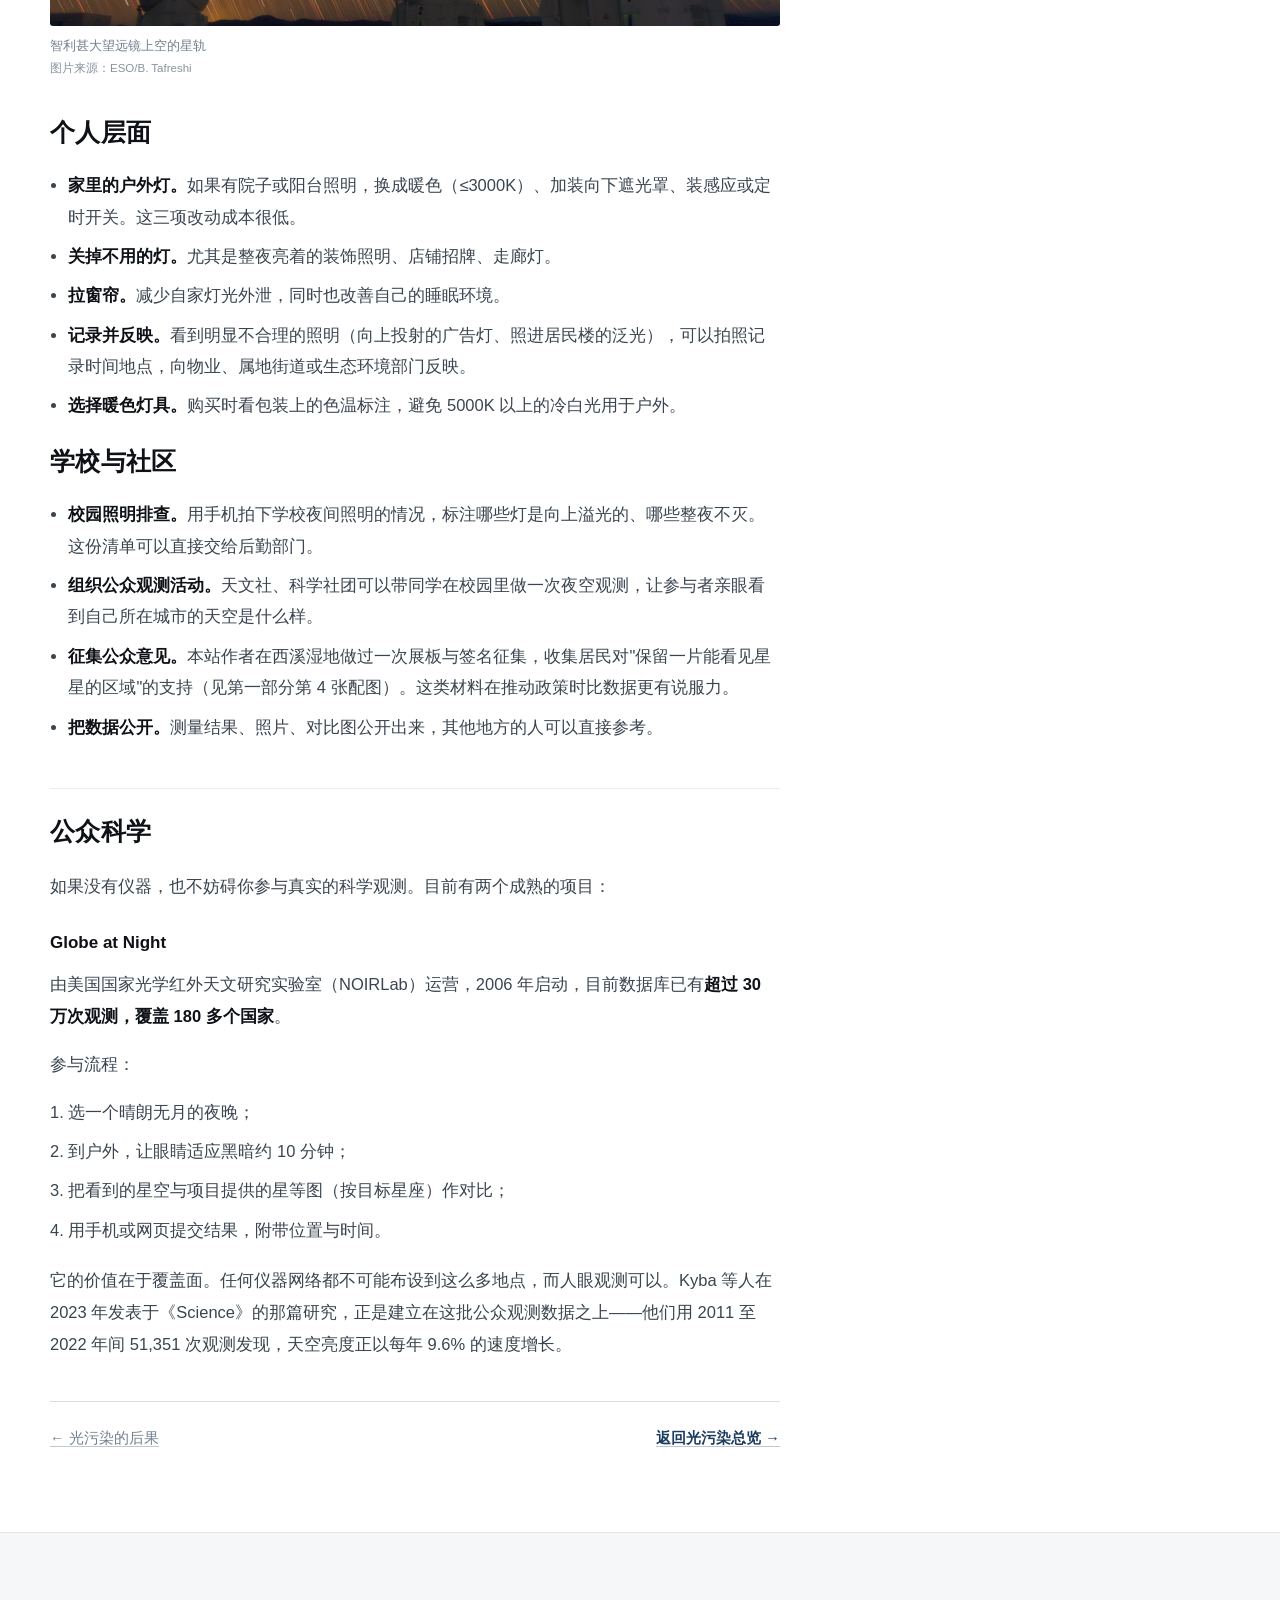
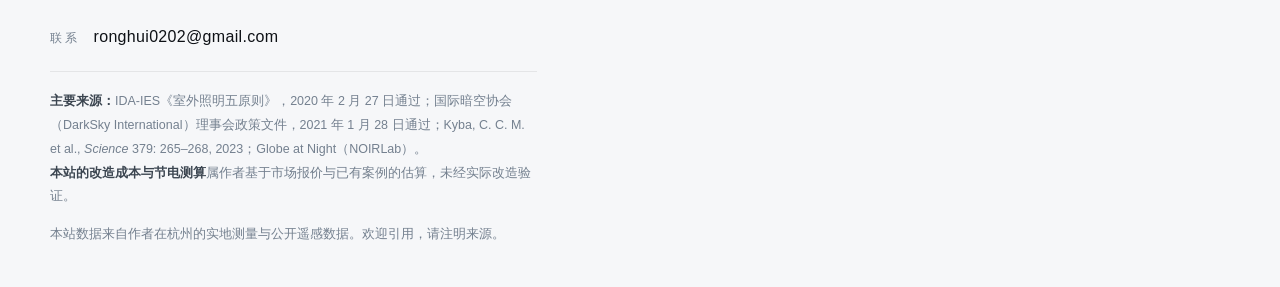
<file: pages/lp-solutions.html>
<!DOCTYPE html>
<html lang="zh-CN">
<head>
<meta charset="UTF-8">
<meta name="viewport" content="width=device-width, initial-scale=1.0">
<title>我们能做什么 · 暗夜计划</title>
<link rel="stylesheet" href="../css/style.css?v=40">
</head>
<body>
<header class="site-header is-stuck" id="siteHeader">
  <a class="brand" href="../index.html">
    <span class="brand-mark"><svg viewBox="0 0 48 48" aria-hidden="true"><circle cx="24" cy="24" r="21" fill="none" stroke="currentColor" stroke-width="1.6" opacity=".55"/><path d="M6 33c6-9 12-13.5 18-13.5S36 24 42 33" fill="none" stroke="currentColor" stroke-width="1.6" opacity=".35"/><circle cx="17" cy="17" r="1.9" fill="currentColor"/><circle cx="29.5" cy="13.5" r="1.15" fill="currentColor"/><circle cx="35" cy="22" r="1.4" fill="currentColor"/><circle cx="23" cy="24" r="2.6" fill="currentColor"/></svg></span>
    <span class="brand-name">暗夜计划</span>
    <span class="brand-sub">Dark Sky Initiative</span>
  </a>
  <button class="nav-toggle" id="navToggle" aria-label="展开导航" aria-expanded="false"><span></span><span></span><span></span></button>
  <nav class="site-nav" id="siteNav">
    <a href="../index.html">首页</a>
    <a href="light-pollution.html" class="is-active">光污染</a>
    <a href="dark-sky.html">暗夜保护</a>
    <a href="research.html">我的研究</a>
    <a href="map.html">数据地图</a>
    <a href="astronomy.html">天文科普</a>
    <a href="action.html">行动</a>
  </nav>
</header>
<main class="page-main">
  <section class="page-hero">
    <div class="wrap">
      <p class="page-kicker"><a href="light-pollution.html">← 返回光污染</a></p>
      <h1 class="page-title">我们能做什么</h1>
      <p class="page-lede">从一盏灯到一座城。五个层级的做法，以及普通人可以参与的公众观测。</p>
    </div>
  </section>
  <section class="doc">
    <div class="wrap">
      <div class="doc-body">


<div class="doc-full">
<h2>问题的可逆性</h2>
    <p>光污染与其他环境污染最主要的区别是：<strong>不需要治理存量</strong>。空气、水与土壤一旦受污染需要长期修复，而光污染在照明改正后于当晚即消失，是各类环境问题中见效最快的一类。</p>
</div>
</div>

<figure class="doc-wide"><img src="../img/r/eso-milkyway-arch.jpg" alt="天文台上空的银河拱桥"><figcaption>智利帕瑞纳天文台上空的银河拱桥<span class="doc-credit">图片来源：ESO/Y. Beletsky</span></figcaption></figure>


<p>下面按"从一盏灯到一座城"的顺序排列。</p>


<div class="doc-full">
<h2>照明五原则</h2>
    <p>2020 年 2 月 27 日，国际暗空协会（IDA）与照明工程学会（IES）共同通过《室外照明五原则》，为目前国际通行的改造依据。五条原则可概括为五个词：</p>
</div>


<table>
  <thead><tr><th>原则</th><th>含义</th></tr></thead>
  <tbody>
    <tr><td>有用</td><td>每一处照明都应有明确用途。没有用途的照明直接取消。</td></tr>
    <tr><td>定向</td><td>光只投向需要被照亮的地方。向下照，不向水平和天空漏。</td></tr>
    <tr><td>低亮度</td><td>亮度不超过所需。参考专业机构（如 IES、CIE）建议的最低值。</td></tr>
    <tr><td>受控</td><td>只在需要的时候亮。按时段或按感应控制，后半夜降低或熄灭。</td></tr>
    <tr><td>暖色</td><td>尽量降低蓝光成分。多数场景建议 2200K，蓝光占比不超过 8%。</td></tr>
  </tbody>
</table>
<p>五条原则同时回应光污染、能源消耗与眩光安全三个问题，这也是其能同时被天文界与照明工程界接受的原因。</p>
<h2>技术路径</h2>
<h3>全遮光灯具</h3>
<p>发光面完全朝下、水平方向不外露。这是各项措施中效果最直接的一项：相同亮度下更换为全遮光灯具后，射向天空的光可接近于零。路灯、庭院灯与景观灯均有成熟的遮光型号。</p>
<h3>降低色温</h3>
<p>把冷白光换成暖光。IDA 的建议是多数照明装置使用 2200K，并验证蓝光占比不超过 8%；在保护区、野生动物栖息地、公园、天文台和观星地点等敏感区域，建议使用零蓝光、光谱较窄的照明装置。杭州西溪湿地属于《杭州市城市照明管理办法》划定的「黑天空保护区」，按这一条执行是合适的。</p>
<h3>分时调光与感应控制</h3>
<p>后半夜人流与车流下降后，将照度降至一半或更低，无人无车时进一步降低。IDA 指出此类主动控制在户外照明中"未得到充分利用"，而它可同时减少光污染与能源消耗。人行道、支路与停车场等低频使用区尤为适用。</p>
<h3>减少向上的装饰性照明</h3>
<p>建筑泛光、树冠投光、激光与动态广告是效率最低的一类照明，将大量光直接送向天空。取消或大幅削减这一类，是性价比最高的做法。</p>

<div class="doc-full">
<h2>成本与收益</h2>
    <p>推动改造需要可量化的成本收益。以下为本站作者在杭州西溪湿地福堤走廊的初步估算，<strong>属方案测算，尚未经实际改造验证</strong>：</p>
<table>
  <thead><tr><th>项目</th><th>测算值</th></tr></thead>
  <tbody>
    <tr><td>改造成本</td><td>约 2–4 万元（约 20 盏灯具 + 智能调光设备 + 安装）</td></tr>
    <tr><td>预期节电</td><td>约 50%（分时调光 23:00 后降至 50% 亮度）</td></tr>
    <tr><td>年节省电费</td><td>约 7000–8000 元</td></tr>
    <tr><td>静态回收期</td><td>约 2–4 年</td></tr>
    <tr><td>预期天光改善</td><td>约 +0.3–0.5 mag/arcsec²</td></tr>
  </tbody>
</table>
<div class="doc-note">
  <strong>关于这些数字的说明。</strong>改造成本、节电比例与天光改善均为估算，依据的是灯具市场报价与国内已有改造案例的节电比例。它们的作用是给出量级，不是承诺。实际改造前需要现场逐灯调查（灯具型号、杆高、间距、开关时间），并重新测算。
</div>

<figure class="doc-wide"><img src="../img/r/eso-startrails.jpg" alt="甚大望远镜上空的星轨"><figcaption>智利甚大望远镜上空的星轨<span class="doc-credit">图片来源：ESO/B. Tafreshi</span></figcaption></figure>


<div class="doc-full">
<h2>个人层面</h2>
<ul>
  <li><strong>家里的户外灯。</strong>如果有院子或阳台照明，换成暖色（≤3000K）、加装向下遮光罩、装感应或定时开关。这三项改动成本很低。</li>
  <li><strong>关掉不用的灯。</strong>尤其是整夜亮着的装饰照明、店铺招牌、走廊灯。</li>
  <li><strong>拉窗帘。</strong>减少自家灯光外泄，同时也改善自己的睡眠环境。</li>
  <li><strong>记录并反映。</strong>看到明显不合理的照明（向上投射的广告灯、照进居民楼的泛光），可以拍照记录时间地点，向物业、属地街道或生态环境部门反映。</li>
  <li><strong>选择暖色灯具。</strong>购买时看包装上的色温标注，避免 5000K 以上的冷白光用于户外。</li>
</ul>
</div>

<div class="doc-full">
<h2>学校与社区</h2>
<ul>
  <li><strong>校园照明排查。</strong>用手机拍下学校夜间照明的情况，标注哪些灯是向上溢光的、哪些整夜不灭。这份清单可以直接交给后勤部门。</li>
  <li><strong>组织公众观测活动。</strong>天文社、科学社团可以带同学在校园里做一次夜空观测，让参与者亲眼看到自己所在城市的天空是什么样。</li>
  <li><strong>征集公众意见。</strong>本站作者在西溪湿地做过一次展板与签名征集，收集居民对"保留一片能看见星星的区域"的支持（见第一部分第 4 张配图）。这类材料在推动政策时比数据更有说服力。</li>
  <li><strong>把数据公开。</strong>测量结果、照片、对比图公开出来，其他地方的人可以直接参考。</li>
</ul>
<h2>公众科学</h2>
    <p>如果没有仪器，也不妨碍你参与真实的科学观测。目前有两个成熟的项目：</p>
</div>


<h3>Globe at Night</h3>
<p>由美国国家光学红外天文研究实验室（NOIRLab）运营，2006 年启动，目前数据库已有<strong>超过 30 万次观测，覆盖 180 多个国家</strong>。</p>
<p>参与流程：</p>
<ol>
  <li>选一个晴朗无月的夜晚；</li>
  <li>到户外，让眼睛适应黑暗约 10 分钟；</li>
  <li>把看到的星空与项目提供的星等图（按目标星座）作对比；</li>
  <li>用手机或网页提交结果，附带位置与时间。</li>
</ol>
<p>它的价值在于覆盖面。任何仪器网络都不可能布设到这么多地点，而人眼观测可以。Kyba 等人在 2023 年发表于《Science》的那篇研究，正是建立在这批公众观测数据之上——他们用 2011 至 2022 年间 51,351 次观测发现，天空亮度正以每年 9.6% 的速度增长。</p>

<div class="doc-nav">
  <span><a class="doc-nav-back" href="lp-effects.html">← 光污染的后果</a></span>
  <span><a href="light-pollution.html">返回光污染总览 →</a></span>
</div>

      </div>
    </div>
  </section>
</main>
<footer class="site-footer">
  <div class="wrap footer-note">
    <p class="footer-contact">
      <span class="footer-contact-label">联系</span>
      <a href="mailto:ronghui0202@gmail.com">ronghui0202@gmail.com</a>
    </p>
    <p class="footer-src"><strong>主要来源：</strong>IDA-IES《室外照明五原则》，2020 年 2 月 27 日通过；国际暗空协会（DarkSky International）理事会政策文件，2021 年 1 月 28 日通过；Kyba, C. C. M. et al., <em>Science</em> 379: 265–268, 2023；Globe at Night（NOIRLab）。<br>
  <strong>本站的改造成本与节电测算</strong>属作者基于市场报价与已有案例的估算，未经实际改造验证。</p>
    <p>本站数据来自作者在杭州的实地测量与公开遥感数据。欢迎引用，请注明来源。</p>
  </div>
</footer>
<script src="../js/main.js?v=40"></script>
</body>
</html>
</file>
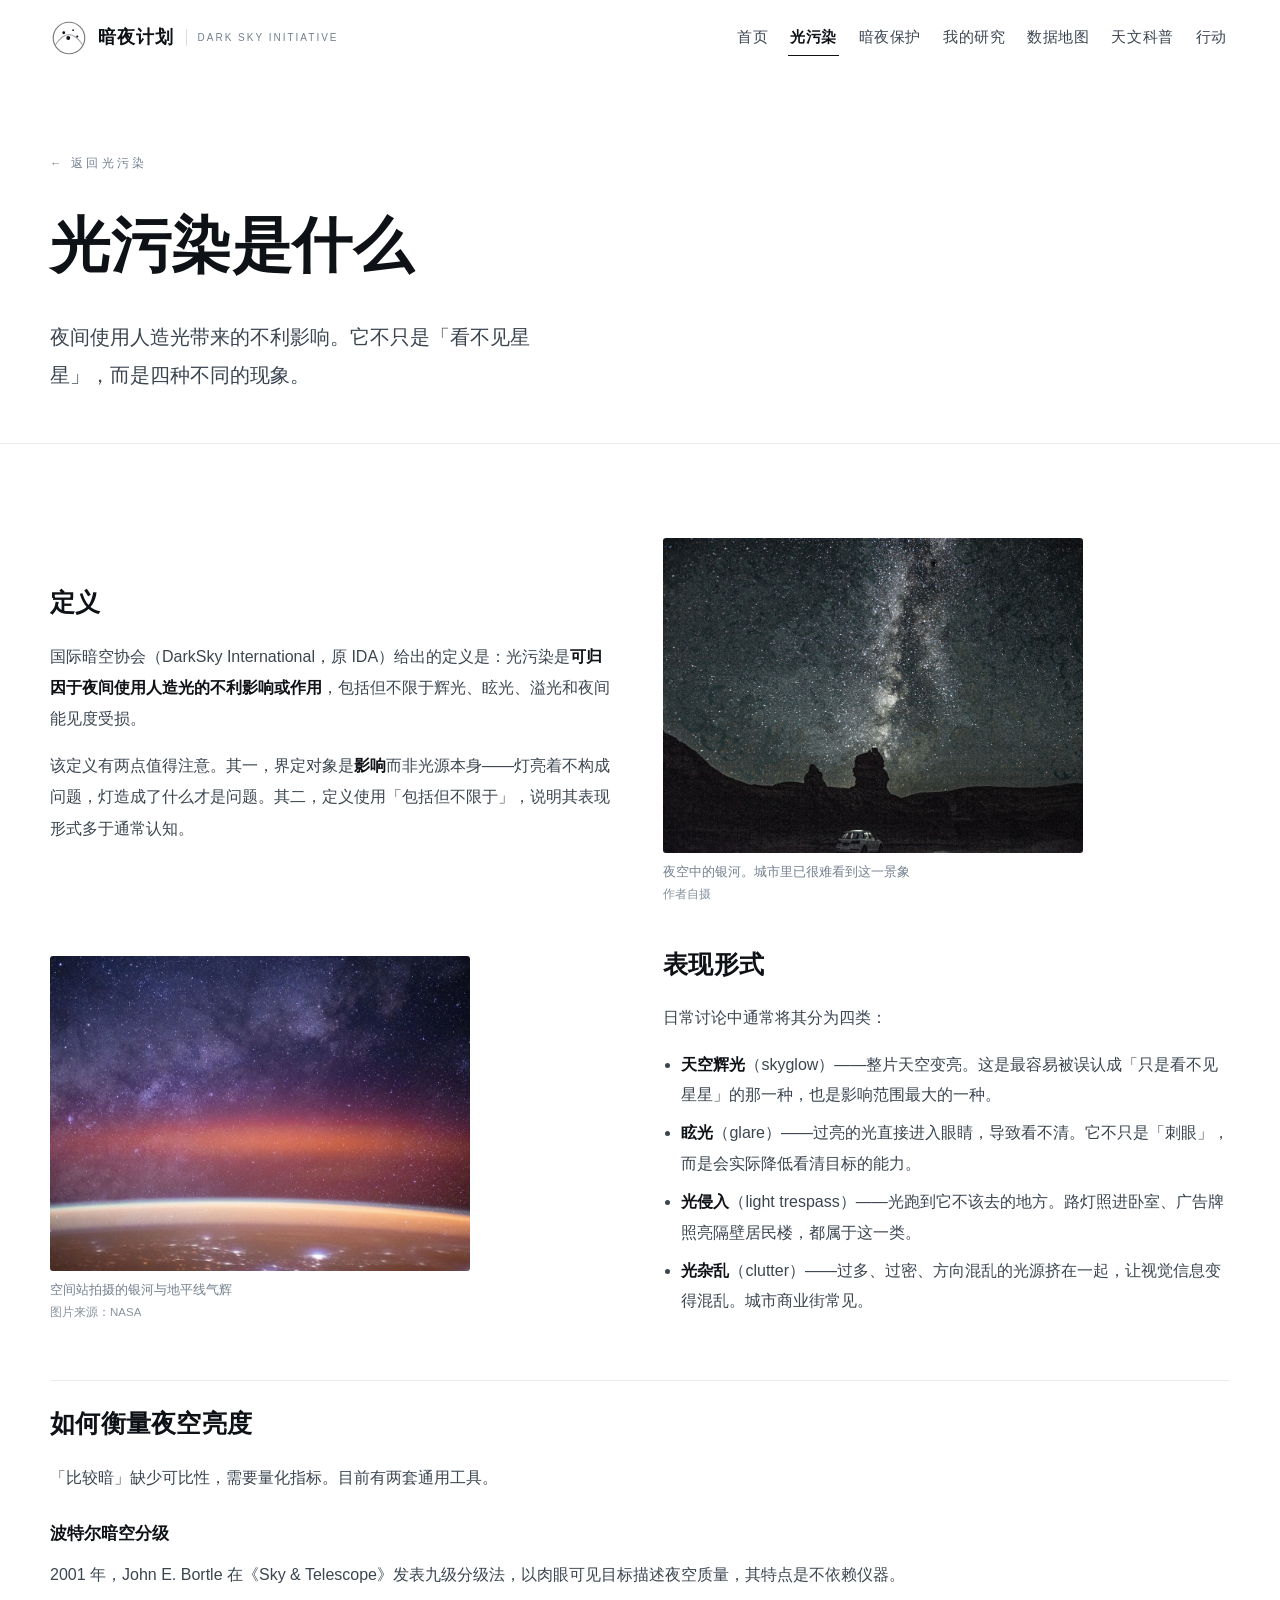
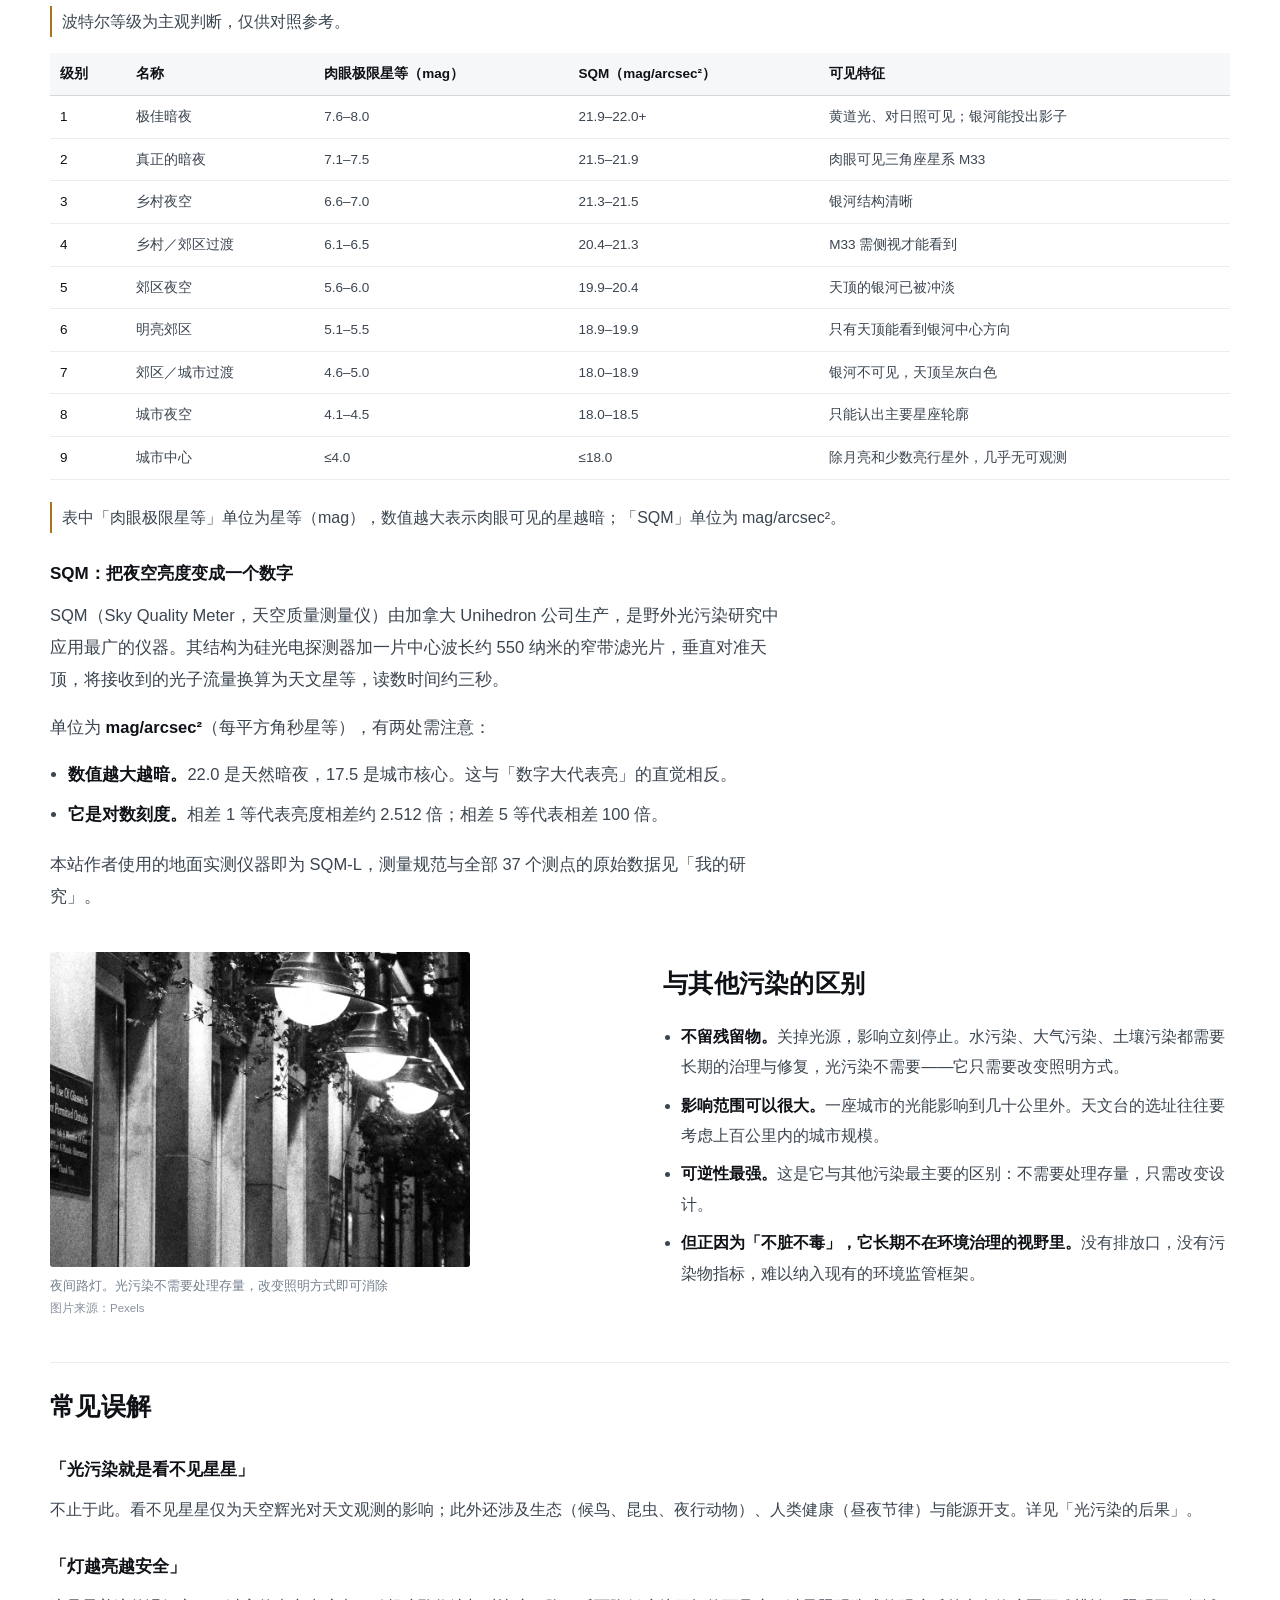
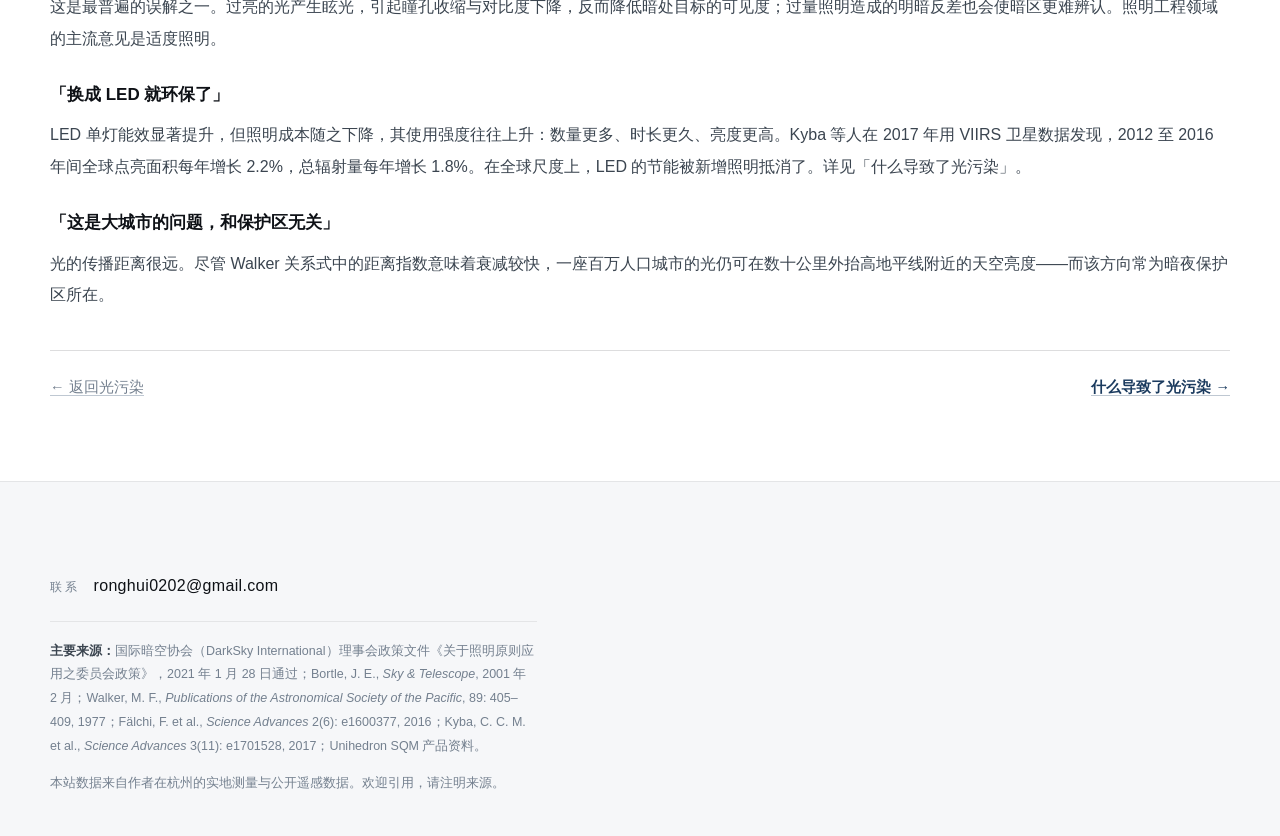
<file: pages/lp-what.html>
<!DOCTYPE html>
<html lang="zh-CN">
<head>
<meta charset="UTF-8">
<meta name="viewport" content="width=device-width, initial-scale=1.0">
<title>光污染是什么 · 暗夜计划</title>
<link rel="stylesheet" href="../css/style.css?v=40">
</head>
<body>
<header class="site-header is-stuck" id="siteHeader">
  <a class="brand" href="../index.html">
    <span class="brand-mark"><svg viewBox="0 0 48 48" aria-hidden="true"><circle cx="24" cy="24" r="21" fill="none" stroke="currentColor" stroke-width="1.6" opacity=".55"/><path d="M6 33c6-9 12-13.5 18-13.5S36 24 42 33" fill="none" stroke="currentColor" stroke-width="1.6" opacity=".35"/><circle cx="17" cy="17" r="1.9" fill="currentColor"/><circle cx="29.5" cy="13.5" r="1.15" fill="currentColor"/><circle cx="35" cy="22" r="1.4" fill="currentColor"/><circle cx="23" cy="24" r="2.6" fill="currentColor"/></svg></span>
    <span class="brand-name">暗夜计划</span>
    <span class="brand-sub">Dark Sky Initiative</span>
  </a>
  <button class="nav-toggle" id="navToggle" aria-label="展开导航" aria-expanded="false"><span></span><span></span><span></span></button>
  <nav class="site-nav" id="siteNav">
    <a href="../index.html">首页</a>
    <a href="light-pollution.html" class="is-active">光污染</a>
    <a href="dark-sky.html">暗夜保护</a>
    <a href="research.html">我的研究</a>
    <a href="map.html">数据地图</a>
    <a href="astronomy.html">天文科普</a>
    <a href="action.html">行动</a>
  </nav>
</header>
<main class="page-main">
  <section class="page-hero">
    <div class="wrap">
      <p class="page-kicker"><a href="light-pollution.html">← 返回光污染</a></p>
      <h1 class="page-title">光污染是什么</h1>
      <p class="page-lede">夜间使用人造光带来的不利影响。它不只是「看不见星星」，而是四种不同的现象。</p>
    </div>
  </section>
  <section class="doc">
    <div class="wrap">
      <div class="doc-body">

<div class="doc-row">
  <div class="doc-row__text">
    <h2>定义</h2>
    <p>国际暗空协会（DarkSky International，原 IDA）给出的定义是：光污染是<strong>可归因于夜间使用人造光的不利影响或作用</strong>，包括但不限于辉光、眩光、溢光和夜间能见度受损。</p>
    <p>该定义有两点值得注意。其一，界定对象是<em>影响</em>而非光源本身——灯亮着不构成问题，灯造成了什么才是问题。其二，定义使用「包括但不限于」，说明其表现形式多于通常认知。</p>
  </div>
  <figure class="doc-row__media"><img src="../img/w/galaxy1.jpg" alt="夜空中的银河"><figcaption>夜空中的银河。城市里已很难看到这一景象<span class="doc-credit">作者自摄</span></figcaption></figure>
</div>

<div class="doc-row doc-row--flip">
  <div class="doc-row__text">
    <h2>表现形式</h2>
    <p>日常讨论中通常将其分为四类：</p>
    <ul>
      <li><strong>天空辉光</strong>（skyglow）——整片天空变亮。这是最容易被误认成「只是看不见星星」的那一种，也是影响范围最大的一种。</li>
      <li><strong>眩光</strong>（glare）——过亮的光直接进入眼睛，导致看不清。它不只是「刺眼」，而是会实际降低看清目标的能力。</li>
      <li><strong>光侵入</strong>（light trespass）——光跑到它不该去的地方。路灯照进卧室、广告牌照亮隔壁居民楼，都属于这一类。</li>
      <li><strong>光杂乱</strong>（clutter）——过多、过密、方向混乱的光源挤在一起，让视觉信息变得混乱。城市商业街常见。</li>
    </ul>
  </div>
  <figure class="doc-row__media"><img src="../img/r/nasa-airglow.jpg" alt="空间站拍摄的银河与地平线气辉"><figcaption>空间站拍摄的银河与地平线气辉<span class="doc-credit">图片来源：NASA</span></figcaption></figure>
</div>

<h2>如何衡量夜空亮度</h2>
<p>「比较暗」缺少可比性，需要量化指标。目前有两套通用工具。</p>

<h3>波特尔暗空分级</h3>
<p>2001 年，John E. Bortle 在《Sky &amp; Telescope》发表九级分级法，以肉眼可见目标描述夜空质量，其特点是不依赖仪器。</p>
<p class="tbl-note">波特尔等级为主观判断，仅供对照参考。</p>
<table>
  <thead><tr><th>级别</th><th>名称</th><th>肉眼极限星等（mag）</th><th>SQM（mag/arcsec²）</th><th>可见特征</th></tr></thead>
  <tbody>
    <tr><td>1</td><td>极佳暗夜</td><td>7.6–8.0</td><td>21.9–22.0+</td><td>黄道光、对日照可见；银河能投出影子</td></tr>
    <tr><td>2</td><td>真正的暗夜</td><td>7.1–7.5</td><td>21.5–21.9</td><td>肉眼可见三角座星系 M33</td></tr>
    <tr><td>3</td><td>乡村夜空</td><td>6.6–7.0</td><td>21.3–21.5</td><td>银河结构清晰</td></tr>
    <tr><td>4</td><td>乡村／郊区过渡</td><td>6.1–6.5</td><td>20.4–21.3</td><td>M33 需侧视才能看到</td></tr>
    <tr><td>5</td><td>郊区夜空</td><td>5.6–6.0</td><td>19.9–20.4</td><td>天顶的银河已被冲淡</td></tr>
    <tr><td>6</td><td>明亮郊区</td><td>5.1–5.5</td><td>18.9–19.9</td><td>只有天顶能看到银河中心方向</td></tr>
    <tr><td>7</td><td>郊区／城市过渡</td><td>4.6–5.0</td><td>18.0–18.9</td><td>银河不可见，天顶呈灰白色</td></tr>
    <tr><td>8</td><td>城市夜空</td><td>4.1–4.5</td><td>18.0–18.5</td><td>只能认出主要星座轮廓</td></tr>
    <tr><td>9</td><td>城市中心</td><td>≤4.0</td><td>≤18.0</td><td>除月亮和少数亮行星外，几乎无可观测</td></tr>
  </tbody>
</table>
<p class="tbl-note">表中「肉眼极限星等」单位为星等（mag），数值越大表示肉眼可见的星越暗；「SQM」单位为 mag/arcsec²。</p>

<div class="doc-full">
<h3>SQM：把夜空亮度变成一个数字</h3>
<p>SQM（Sky Quality Meter，天空质量测量仪）由加拿大 Unihedron 公司生产，是野外光污染研究中应用最广的仪器。其结构为硅光电探测器加一片中心波长约 550 纳米的窄带滤光片，垂直对准天顶，将接收到的光子流量换算为天文星等，读数时间约三秒。</p>
<p>单位为 <strong>mag/arcsec²</strong>（每平方角秒星等），有两处需注意：</p>
<ul>
  <li><strong>数值越大越暗。</strong>22.0 是天然暗夜，17.5 是城市核心。这与「数字大代表亮」的直觉相反。</li>
  <li><strong>它是对数刻度。</strong>相差 1 等代表亮度相差约 2.512 倍；相差 5 等代表相差 100 倍。</li>
</ul>
<p>本站作者使用的地面实测仪器即为 SQM-L，测量规范与全部 37 个测点的原始数据见「我的研究」。</p>
</div>

<div class="doc-row doc-row--flip">
  <div class="doc-row__text">
    <h2>与其他污染的区别</h2>
    <ul>
      <li><strong>不留残留物。</strong>关掉光源，影响立刻停止。水污染、大气污染、土壤污染都需要长期的治理与修复，光污染不需要——它只需要改变照明方式。</li>
      <li><strong>影响范围可以很大。</strong>一座城市的光能影响到几十公里外。天文台的选址往往要考虑上百公里内的城市规模。</li>
      <li><strong>可逆性最强。</strong>这是它与其他污染最主要的区别：不需要处理存量，只需改变设计。</li>
      <li><strong>但正因为「不脏不毒」，它长期不在环境治理的视野里。</strong>没有排放口，没有污染物指标，难以纳入现有的环境监管框架。</li>
    </ul>
  </div>
  <figure class="doc-row__media"><img src="../img/r/px-streetlamps.jpg" alt="夜间路灯"><figcaption>夜间路灯。光污染不需要处理存量，改变照明方式即可消除<span class="doc-credit">图片来源：Pexels</span></figcaption></figure>
</div>

<h2>常见误解</h2>
<h3>「光污染就是看不见星星」</h3>
<p>不止于此。看不见星星仅为天空辉光对天文观测的影响；此外还涉及生态（候鸟、昆虫、夜行动物）、人类健康（昼夜节律）与能源开支。详见「光污染的后果」。</p>
<h3>「灯越亮越安全」</h3>
<p>这是最普遍的误解之一。过亮的光产生眩光，引起瞳孔收缩与对比度下降，反而降低暗处目标的可见度；过量照明造成的明暗反差也会使暗区更难辨认。照明工程领域的主流意见是适度照明。</p>
<h3>「换成 LED 就环保了」</h3>
<p>LED 单灯能效显著提升，但照明成本随之下降，其使用强度往往上升：数量更多、时长更久、亮度更高。Kyba 等人在 2017 年用 VIIRS 卫星数据发现，2012 至 2016 年间全球点亮面积每年增长 2.2%，总辐射量每年增长 1.8%。在全球尺度上，LED 的节能被新增照明抵消了。详见「什么导致了光污染」。</p>
<h3>「这是大城市的问题，和保护区无关」</h3>
<p>光的传播距离很远。尽管 Walker 关系式中的距离指数意味着衰减较快，一座百万人口城市的光仍可在数十公里外抬高地平线附近的天空亮度——而该方向常为暗夜保护区所在。</p>
      </div>
      <div class="doc-nav">
        <span><a class="doc-nav-back" href="light-pollution.html">← 返回光污染</a></span>
        <span><a href="lp-causes.html">什么导致了光污染 →</a></span>
      </div>
    </div>
  </section>
</main>
<footer class="site-footer">
  <div class="wrap footer-note">
    <p class="footer-contact">
      <span class="footer-contact-label">联系</span>
      <a href="mailto:ronghui0202@gmail.com">ronghui0202@gmail.com</a>
    </p>
    <p class="footer-src"><strong>主要来源：</strong>国际暗空协会（DarkSky International）理事会政策文件《关于照明原则应用之委员会政策》，2021 年 1 月 28 日通过；Bortle, J. E., <em>Sky &amp; Telescope</em>, 2001 年 2 月；Walker, M. F., <em>Publications of the Astronomical Society of the Pacific</em>, 89: 405–409, 1977；Fälchi, F. et al., <em>Science Advances</em> 2(6): e1600377, 2016；Kyba, C. C. M. et al., <em>Science Advances</em> 3(11): e1701528, 2017；Unihedron SQM 产品资料。</p>
    <p>本站数据来自作者在杭州的实地测量与公开遥感数据。欢迎引用，请注明来源。</p>
  </div>
</footer>
<script src="../js/main.js?v=40"></script>
</body>
</html>
</file>
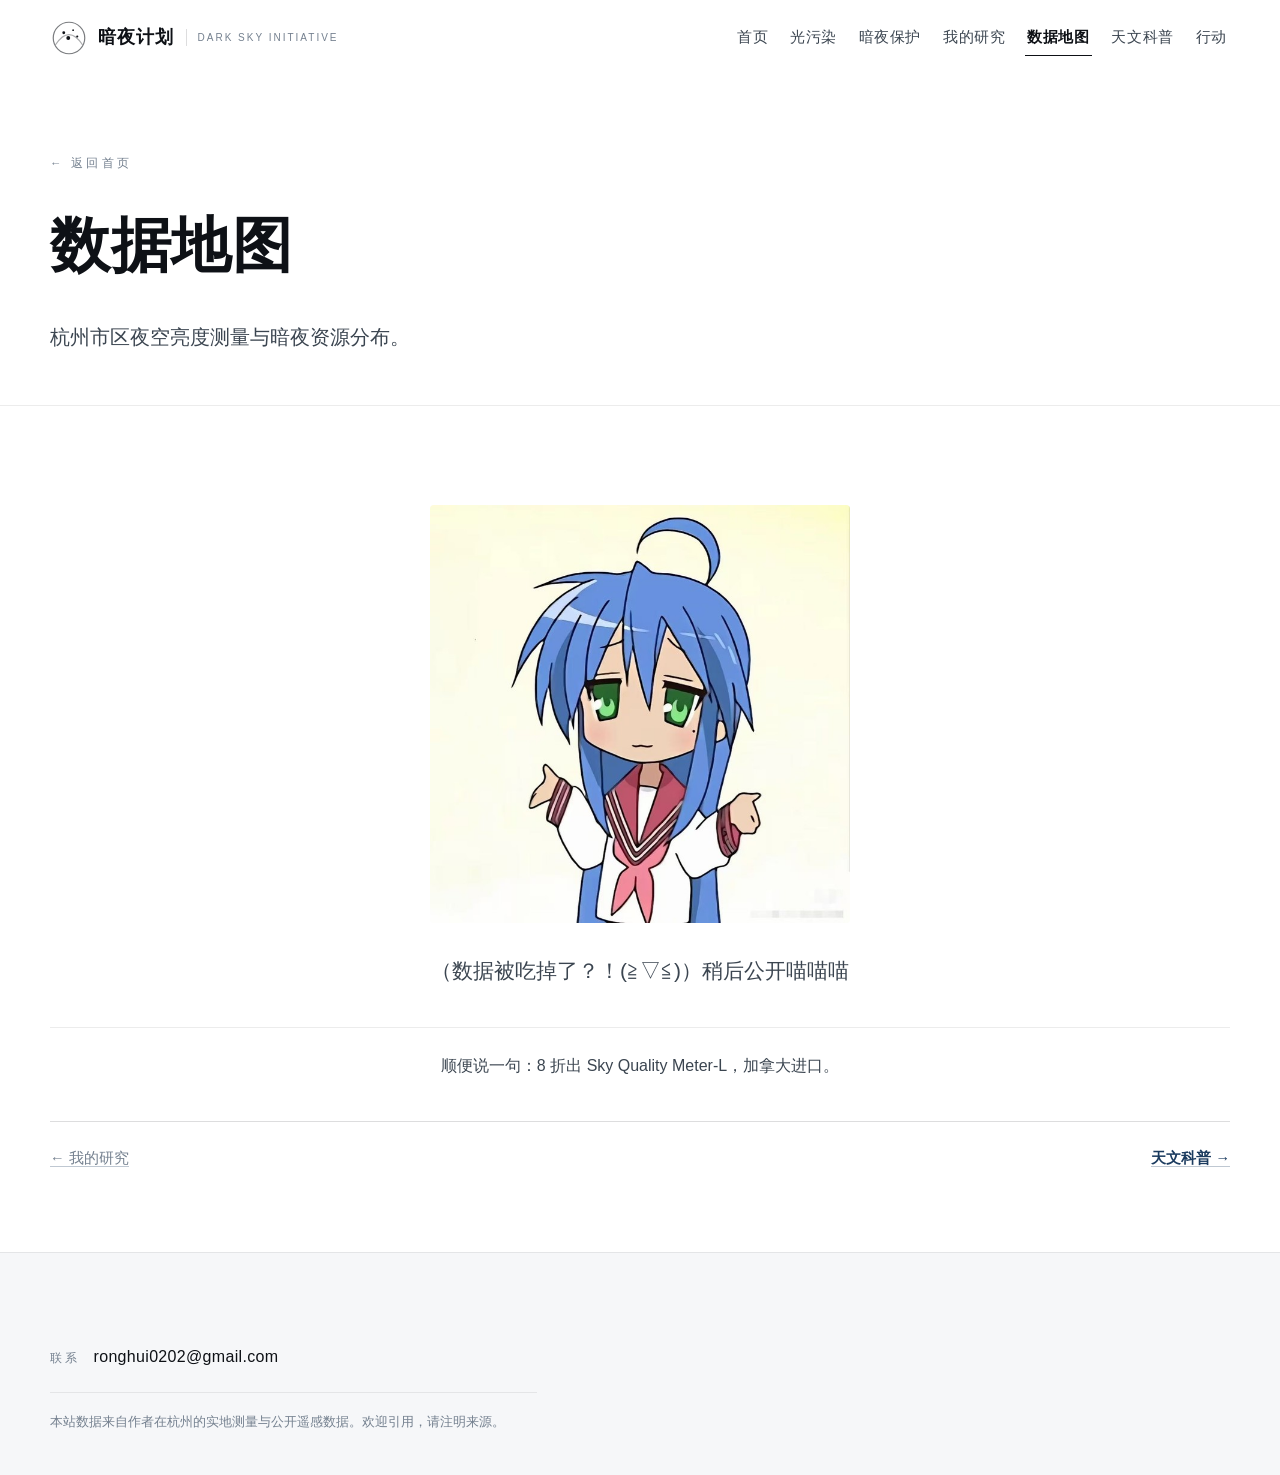
<file: pages/map.html>
<!DOCTYPE html>
<html lang="zh-CN">
<head>
<meta charset="UTF-8">
<meta name="viewport" content="width=device-width, initial-scale=1.0">
<title>数据地图 · 暗夜计划</title>
<link rel="stylesheet" href="../css/style.css?v=40">
</head>
<body>
<header class="site-header is-stuck" id="siteHeader">
  <a class="brand" href="../index.html">
    <span class="brand-mark"><svg viewBox="0 0 48 48" aria-hidden="true"><circle cx="24" cy="24" r="21" fill="none" stroke="currentColor" stroke-width="1.6" opacity=".55"/><path d="M6 33c6-9 12-13.5 18-13.5S36 24 42 33" fill="none" stroke="currentColor" stroke-width="1.6" opacity=".35"/><circle cx="17" cy="17" r="1.9" fill="currentColor"/><circle cx="29.5" cy="13.5" r="1.15" fill="currentColor"/><circle cx="35" cy="22" r="1.4" fill="currentColor"/><circle cx="23" cy="24" r="2.6" fill="currentColor"/></svg></span>
    <span class="brand-name">暗夜计划</span>
    <span class="brand-sub">Dark Sky Initiative</span>
  </a>
  <button class="nav-toggle" id="navToggle" aria-label="展开导航" aria-expanded="false"><span></span><span></span><span></span></button>
  <nav class="site-nav" id="siteNav">
    <a href="../index.html">首页</a>
    <a href="light-pollution.html">光污染</a>
    <a href="dark-sky.html">暗夜保护</a>
    <a href="research.html">我的研究</a>
    <a href="map.html" class="is-active">数据地图</a>
    <a href="astronomy.html">天文科普</a>
    <a href="action.html">行动</a>
  </nav>
</header>
<main class="page-main">
  <section class="page-hero">
    <div class="wrap">
      <p class="page-kicker"><a href="../index.html">← 返回首页</a></p>
      <h1 class="page-title">数据地图</h1>
      <p class="page-lede">杭州市区夜空亮度测量与暗夜资源分布。</p>
    </div>
  </section>
  <section class="doc">
    <div class="wrap">
      <div class="doc-body">

<div class="research-wait">
  <img src="../img/research/map-waiting.jpg" alt="数据地图等待中">
  <p>（数据被吃掉了？！(≧▽≦)）稍后公开喵喵喵</p>
</div>

<p class="map-aside">顺便说一句：8 折出 Sky Quality Meter-L，加拿大进口。</p>
      </div>
      <div class="doc-nav">
        <span><a class="doc-nav-back" href="research.html">← 我的研究</a></span>
        <span><a href="astronomy.html">天文科普 →</a></span>
      </div>
    </div>
  </section>
</main>
<footer class="site-footer">
  <div class="wrap footer-note">
    <p class="footer-contact">
      <span class="footer-contact-label">联系</span>
      <a href="mailto:ronghui0202@gmail.com">ronghui0202@gmail.com</a>
    </p>
    <p>本站数据来自作者在杭州的实地测量与公开遥感数据。欢迎引用，请注明来源。</p>
  </div>
</footer>
<script src="../js/main.js?v=40"></script>
</body>
</html>
</file>
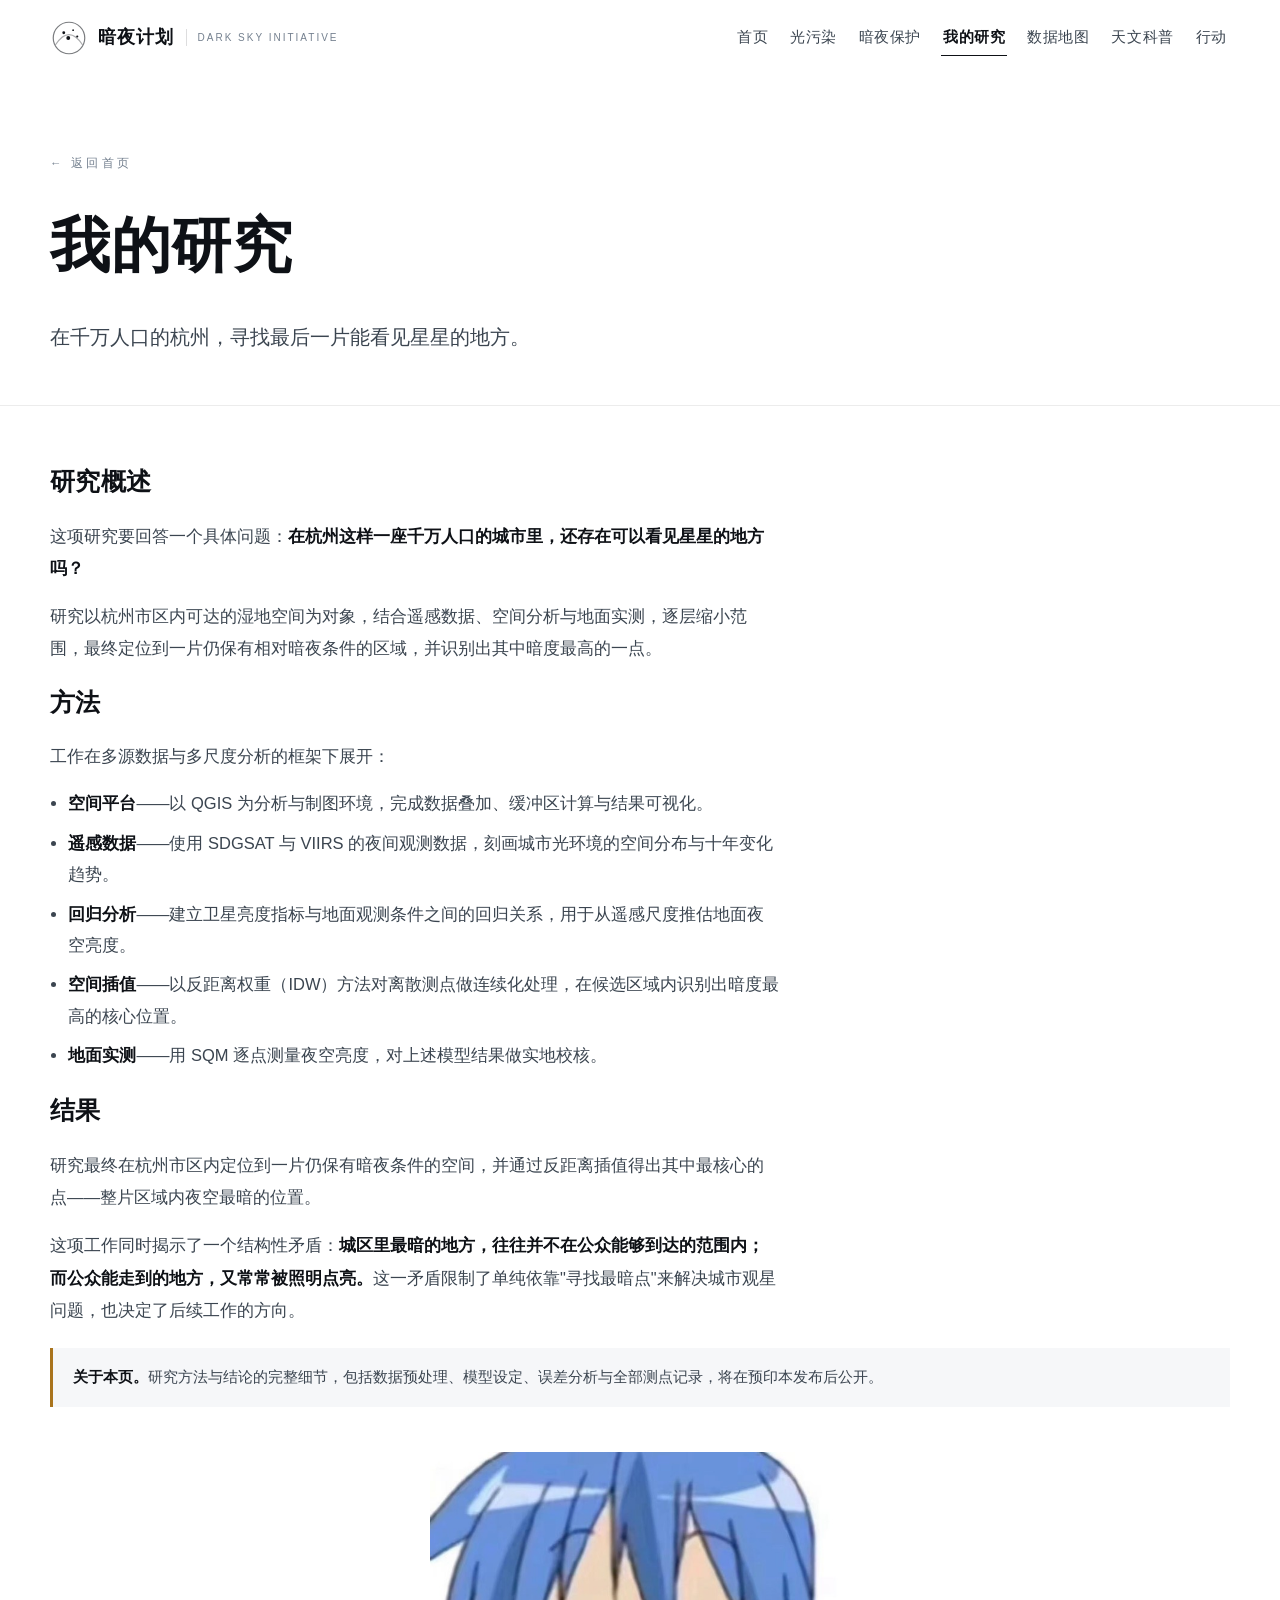
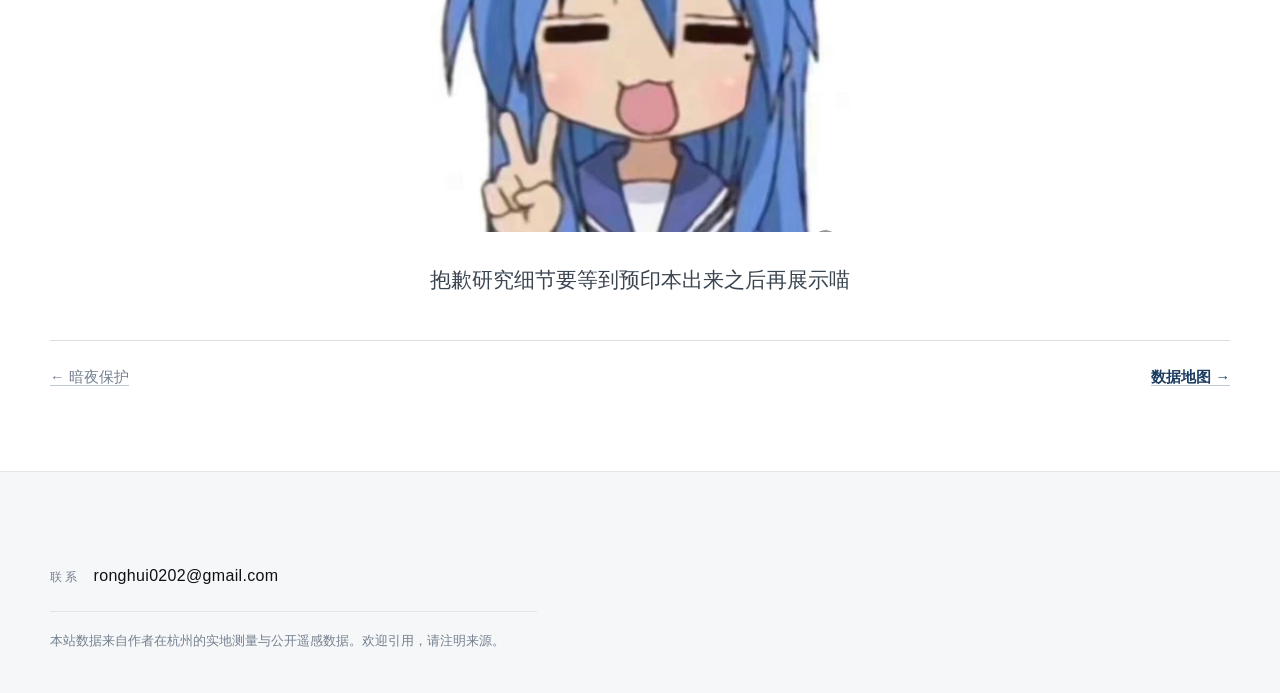
<file: pages/research.html>
<!DOCTYPE html>
<html lang="zh-CN">
<head>
<meta charset="UTF-8">
<meta name="viewport" content="width=device-width, initial-scale=1.0">
<title>我的研究 · 暗夜计划</title>
<link rel="stylesheet" href="../css/style.css?v=40">
</head>
<body>
<header class="site-header is-stuck" id="siteHeader">
  <a class="brand" href="../index.html">
    <span class="brand-mark"><svg viewBox="0 0 48 48" aria-hidden="true"><circle cx="24" cy="24" r="21" fill="none" stroke="currentColor" stroke-width="1.6" opacity=".55"/><path d="M6 33c6-9 12-13.5 18-13.5S36 24 42 33" fill="none" stroke="currentColor" stroke-width="1.6" opacity=".35"/><circle cx="17" cy="17" r="1.9" fill="currentColor"/><circle cx="29.5" cy="13.5" r="1.15" fill="currentColor"/><circle cx="35" cy="22" r="1.4" fill="currentColor"/><circle cx="23" cy="24" r="2.6" fill="currentColor"/></svg></span>
    <span class="brand-name">暗夜计划</span>
    <span class="brand-sub">Dark Sky Initiative</span>
  </a>
  <button class="nav-toggle" id="navToggle" aria-label="展开导航" aria-expanded="false"><span></span><span></span><span></span></button>
  <nav class="site-nav" id="siteNav">
    <a href="../index.html">首页</a>
    <a href="light-pollution.html">光污染</a>
    <a href="dark-sky.html">暗夜保护</a>
    <a href="research.html" class="is-active">我的研究</a>
    <a href="map.html">数据地图</a>
    <a href="astronomy.html">天文科普</a>
    <a href="action.html">行动</a>
  </nav>
</header>
<main class="page-main">
  <section class="page-hero">
    <div class="wrap">
      <p class="page-kicker"><a href="../index.html">← 返回首页</a></p>
      <h1 class="page-title">我的研究</h1>
      <p class="page-lede">在千万人口的杭州，寻找最后一片能看见星星的地方。</p>
    </div>
  </section>
  <section class="doc">
    <div class="wrap">
      <div class="doc-body">

<div class="doc-full">
<h2>研究概述</h2>
<p>这项研究要回答一个具体问题：<strong>在杭州这样一座千万人口的城市里，还存在可以看见星星的地方吗？</strong></p>
<p>研究以杭州市区内可达的湿地空间为对象，结合遥感数据、空间分析与地面实测，逐层缩小范围，最终定位到一片仍保有相对暗夜条件的区域，并识别出其中暗度最高的一点。</p>
</div>

<div class="doc-full">
<h2>方法</h2>
<p>工作在多源数据与多尺度分析的框架下展开：</p>
<ul>
  <li><strong>空间平台</strong>——以 QGIS 为分析与制图环境，完成数据叠加、缓冲区计算与结果可视化。</li>
  <li><strong>遥感数据</strong>——使用 SDGSAT 与 VIIRS 的夜间观测数据，刻画城市光环境的空间分布与十年变化趋势。</li>
  <li><strong>回归分析</strong>——建立卫星亮度指标与地面观测条件之间的回归关系，用于从遥感尺度推估地面夜空亮度。</li>
  <li><strong>空间插值</strong>——以反距离权重（IDW）方法对离散测点做连续化处理，在候选区域内识别出暗度最高的核心位置。</li>
  <li><strong>地面实测</strong>——用 SQM 逐点测量夜空亮度，对上述模型结果做实地校核。</li>
</ul>
</div>

<div class="doc-full">
<h2>结果</h2>
<p>研究最终在杭州市区内定位到一片仍保有暗夜条件的空间，并通过反距离插值得出其中最核心的点——整片区域内夜空最暗的位置。</p>
<p>这项工作同时揭示了一个结构性矛盾：<strong>城区里最暗的地方，往往并不在公众能够到达的范围内；而公众能走到的地方，又常常被照明点亮。</strong>这一矛盾限制了单纯依靠"寻找最暗点"来解决城市观星问题，也决定了后续工作的方向。</p>
</div>

<div class="doc-note">
<strong>关于本页。</strong>研究方法与结论的完整细节，包括数据预处理、模型设定、误差分析与全部测点记录，将在预印本发布后公开。
</div>

<div class="research-wait">
  <img src="../img/research/waiting.jpg" alt="等待中的研究细节">
  <p>抱歉研究细节要等到预印本出来之后再展示喵</p>
</div>
      </div>
      <div class="doc-nav">
        <span><a class="doc-nav-back" href="dark-sky.html">← 暗夜保护</a></span>
        <span><a href="map.html">数据地图 →</a></span>
      </div>
    </div>
  </section>
</main>
<footer class="site-footer">
  <div class="wrap footer-note">
    <p class="footer-contact">
      <span class="footer-contact-label">联系</span>
      <a href="mailto:ronghui0202@gmail.com">ronghui0202@gmail.com</a>
    </p>
    <p>本站数据来自作者在杭州的实地测量与公开遥感数据。欢迎引用，请注明来源。</p>
  </div>
</footer>
<script src="../js/main.js?v=40"></script>
</body>
</html>
</file>
<file: css/style.css>
/* ============================================================
   暗夜计划 · 全站样式（白底黑字版）
   ============================================================ */

:root{
  --bg:        #ffffff;
  --bg-soft:   #f6f7f9;
  --bg-card:   #fbfcfd;

  --line:      rgba(14,17,22,.14);
  --line-soft: rgba(14,17,22,.08);

  --ink:       #0e1116;
  --ink-2:     #3b4550;
  --ink-3:     #74808f;

  --accent:    #1b3b5f;
  --accent-2:  #a9741d;

  --wrap:      1180px;
  --header-h:  76px;

  --ease:      cubic-bezier(.22,.61,.36,1);
}

*{ margin:0; padding:0; box-sizing:border-box; }

html{ scroll-behavior:smooth; }

body{
  background:var(--bg);
  color:var(--ink);
  font-family:-apple-system, BlinkMacSystemFont, "PingFang SC", "Hiragino Sans GB",
              "Microsoft YaHei", "Noto Sans SC", "Segoe UI", Roboto, sans-serif;
  font-size:16px;
  line-height:1.75;
  -webkit-font-smoothing:antialiased;
  text-rendering:optimizeLegibility;
  overflow-x:hidden;
}

img{ display:block; max-width:100%; }
a{ color:inherit; text-decoration:none; }

.wrap{
  width:min(100% - 48px, var(--wrap));
  margin-inline:auto;
}

/* ============================================================
   页头
   ============================================================ */

.site-header{
  position:fixed;
  inset:0 0 auto 0;
  z-index:100;
  height:var(--header-h);
  display:flex;
  align-items:center;
  gap:32px;
  padding-inline:clamp(20px, 4vw, 56px);
  border-bottom:1px solid transparent;
  transition:height .4s var(--ease), border-color .4s var(--ease),
             background .4s var(--ease), color .4s var(--ease);
}

/* 常驻白底黑字 */
.site-header{
  background:rgba(255,255,255,.94);
  backdrop-filter:blur(14px) saturate(1.2);
  -webkit-backdrop-filter:blur(14px) saturate(1.2);
}
.site-header .brand,
.site-header .brand-mark{ color:var(--ink); }
.site-header .site-nav a{ color:var(--ink-2); }
.site-header .site-nav a:hover,
.site-header .site-nav a.is-active{ color:var(--ink); }
.site-header .site-nav a::after{ background:var(--ink); }
.site-header .nav-toggle span{ background:var(--ink); }

.site-header.is-stuck{
  height:64px;
  background:rgba(255,255,255,.97);
  border-bottom-color:var(--line-soft);
}

/* --- 品牌 --- */
.brand{
  display:flex;
  align-items:center;
  gap:11px;
  flex-shrink:0;
  color:var(--ink);
}

.brand-mark{
  width:36px; height:36px;
  display:grid; place-items:center;
  color:var(--accent);
  flex-shrink:0;
}
.brand-mark svg{ width:100%; height:100%; display:block; }
.brand-mark--sm{ width:26px; height:26px; }

.brand-name{
  font-size:18px;
  font-weight:600;
  letter-spacing:.06em;
  white-space:nowrap;
}

.brand-sub{
  font-size:10px;
  letter-spacing:.20em;
  text-transform:uppercase;
  color:var(--ink-3);
  padding-left:11px;
  border-left:1px solid var(--line);
  white-space:nowrap;
}

/* --- 导航 --- */
.site-nav{
  margin-left:auto;
  display:flex;
  align-items:center;
  gap:clamp(6px, 1.4vw, 22px);
}

.site-nav a{
  position:relative;
  font-size:14.5px;
  letter-spacing:.04em;
  color:var(--ink-2);
  padding:6px 2px;
  white-space:nowrap;
  transition:color .3s var(--ease);
}

.site-nav a::after{
  content:"";
  position:absolute;
  left:0; right:0; bottom:0;
  height:1.5px;
  background:var(--ink);
  transform:scaleX(0);
  transform-origin:left;
  transition:transform .35s var(--ease);
}

.site-nav a:hover{ color:var(--ink); }
.site-nav a:hover::after{ transform:scaleX(1); }

.site-nav a.is-active{ color:var(--ink); font-weight:600; }
.site-nav a.is-active::after{ transform:scaleX(1); }

/* --- 汉堡 --- */
.nav-toggle{
  display:none;
  margin-left:auto;
  width:40px; height:40px;
  background:none; border:0; cursor:pointer;
  padding:9px 7px;
  flex-direction:column;
  justify-content:space-between;
}
.nav-toggle span{
  display:block; height:1.5px; width:100%;
  background:var(--ink);
  transition:transform .35s var(--ease), opacity .25s var(--ease);
}
.nav-toggle[aria-expanded="true"] span:nth-child(1){ transform:translateY(9.5px) rotate(45deg); }
.nav-toggle[aria-expanded="true"] span:nth-child(2){ opacity:0; }
.nav-toggle[aria-expanded="true"] span:nth-child(3){ transform:translateY(-9.5px) rotate(-45deg); }

/* ============================================================
   封面：白底文字 + 通栏照片
   ============================================================ */

.hero{
  background:var(--bg);
  padding-top:calc(var(--header-h) + clamp(10px, 2vh, 24px));
  padding-bottom:clamp(36px, 5.5vh, 68px);
}

/* 封面用更宽的容器，照片更大 */
.hero > .wrap{
  width:min(100% - 44px, 1340px);
}

/* 内缩相框：四周留白，照片不贴页边 */
.hero-frame{
  position:relative;
  margin:0;
  overflow:hidden;
  border-radius:3px;
  height:clamp(420px, 84vh, 860px);
  background:#0b0f16;
  box-shadow:0 22px 56px -30px rgba(14,17,22,.32);
}

.hero-frame img{
  width:100%; height:100%;
  object-fit:cover;
  object-position:50% 56%;
}

.hero-overlay{
  position:absolute; inset:0;
  display:flex;
  flex-direction:column;
  justify-content:flex-start;
  padding:clamp(28px, 4.2vw, 68px);
  background:
    linear-gradient(to bottom,
      rgba(7,10,16,.76) 0%,
      rgba(7,10,16,.42) 36%,
      rgba(7,10,16,.10) 64%,
      rgba(7,10,16,.32) 100%),
    radial-gradient(120% 92% at 4% 6%, rgba(7,10,16,.60), transparent 60%);
}

.hero-title{
  font-size:clamp(30px, 4.6vw, 56px);
  line-height:1.20;
  font-weight:600;
  letter-spacing:.01em;
  color:#fff;
  text-shadow:0 2px 30px rgba(0,0,0,.45);
  margin-bottom:22px;
}

.hero-lede{
  font-size:clamp(16px, 1.5vw, 19px);
  line-height:1.9;
  color:rgba(255,255,255,.86);
  max-width:44ch;
}

.hero-actions{
  display:flex;
  flex-wrap:wrap;
  gap:14px;
}

.btn{
  display:inline-flex;
  align-items:center;
  justify-content:center;
  padding:13px 30px;
  font-size:14.5px;
  letter-spacing:.06em;
  border-radius:2px;
  border:1px solid transparent;
  transition:all .32s var(--ease);
  cursor:pointer;
}

.btn-primary{
  background:var(--ink);
  color:#fff;
  font-weight:600;
}
.btn-primary:hover{
  background:var(--accent);
  transform:translateY(-2px);
  box-shadow:0 10px 26px rgba(14,17,22,.18);
}

.btn-ghost{
  border-color:var(--line);
  color:var(--ink);
}
.btn-ghost:hover{
  border-color:var(--ink);
  background:#fff;
  transform:translateY(-2px);
  box-shadow:0 8px 22px rgba(14,17,22,.08);
}

/* ============================================================
   导语
   ============================================================ */

.intro{
  padding:clamp(72px, 11vh, 128px) 0 clamp(64px, 9vh, 104px);
  border-bottom:1px solid var(--line-soft);
}

/* 左文右图：文字约 6 成，图约 4 成 */
.intro-grid{
  display:grid;
  grid-template-columns:minmax(0, 1.32fr) minmax(0, 1fr);
  gap:clamp(34px, 5vw, 82px);
  align-items:stretch;
}

.intro-body{
  display:flex;
  flex-direction:column;
  max-width:56ch;
}

.intro-figure{
  margin:0;
  position:relative;
  overflow:hidden;
  border-radius:3px;
  background:#0b0f16;
  min-height:clamp(340px, 46vh, 520px);
}
.intro-figure img{
  width:100%; height:100%;
  object-fit:cover;
  object-position:50% 42%;
}

.intro-kicker{
  font-size:11px;
  letter-spacing:.30em;
  text-transform:uppercase;
  color:var(--ink-3);
  margin-bottom:clamp(18px, 2.4vh, 28px);
}

.intro-text{
  font-size:clamp(15.5px, 1.32vw, 17px);
  line-height:1.88;
  color:var(--ink-2);
  margin-bottom:18px;
}
.intro-text:last-child{ margin-bottom:0; }
.intro-text em{
  font-style:normal;
  color:var(--ink);
  font-weight:600;
}

/* 第一段略大，作为引子 */
.intro-text:first-of-type{
  font-size:clamp(16.5px, 1.5vw, 19px);
  line-height:1.82;
  color:var(--ink);
  margin-bottom:24px;
}

/* ============================================================
   栏目入口
   ============================================================ */

.pillars{ padding:clamp(64px, 9vh, 108px) 0 clamp(72px, 10vh, 128px); }

.pillar-grid{
  display:grid;
  grid-template-columns:repeat(3, 1fr);
  gap:1px;
  background:var(--line-soft);
  border:1px solid var(--line-soft);
}

.pillar{
  position:relative;
  background:var(--bg);
  padding:clamp(26px, 3vw, 40px) clamp(22px, 2.4vw, 34px) clamp(30px, 3.4vw, 44px);
  display:flex;
  flex-direction:column;
  min-height:230px;
  transition:background .35s var(--ease);
  overflow:hidden;
}
.pillar::before{
  content:"";
  position:absolute; left:0; top:0; bottom:0;
  width:2px;
  background:var(--ink);
  transform:scaleY(0);
  transform-origin:top;
  transition:transform .4s var(--ease);
}
.pillar:hover{ background:var(--bg-card); }
.pillar:hover::before{ transform:scaleY(1); }

.pillar-no{
  font-size:11px;
  letter-spacing:.22em;
  color:var(--ink-3);
  margin-bottom:auto;
}

.pillar h3{
  font-size:20px;
  font-weight:600;
  letter-spacing:.04em;
  margin:22px 0 10px;
  color:var(--ink);
}

.pillar p{
  font-size:14px;
  line-height:1.85;
  color:var(--ink-3);
  margin-bottom:20px;
}

.pillar-go{
  font-size:13px;
  letter-spacing:.08em;
  color:var(--accent);
  font-weight:600;
  opacity:0;
  transform:translateX(-6px);
  transition:all .38s var(--ease);
}
.pillar:hover .pillar-go{ opacity:1; transform:translateX(0); }

/* ============================================================
   页脚
   ============================================================ */

.site-footer{
  border-top:1px solid var(--line-soft);
  padding:clamp(48px, 7vh, 76px) 0 40px;
  background:var(--bg-soft);
}

.footer-grid{
  display:flex;
  flex-wrap:wrap;
  gap:32px;
  justify-content:space-between;
  align-items:flex-start;
  padding-bottom:34px;
  border-bottom:1px solid var(--line-soft);
}

.footer-brand{
  display:flex;
  align-items:center;
  gap:11px;
  color:var(--ink-2);
  font-size:14px;
}
.footer-brand .brand-mark{ color:var(--accent); }

.footer-links{
  display:flex;
  flex-wrap:wrap;
  gap:10px 24px;
  font-size:13.5px;
}
.footer-links a{
  color:var(--ink-3);
  transition:color .3s var(--ease);
}
.footer-links a:hover{ color:var(--ink); }

.footer-note{ padding-top:26px; }
.footer-note p{
  font-size:12.5px;
  line-height:1.9;
  color:var(--ink-3);
  max-width:70ch;
}

/* ============================================================
   占位页（未完成栏目）
   ============================================================ */

.ph-main{
  min-height:100svh;
  display:flex;
  flex-direction:column;
  justify-content:center;
  align-items:flex-start;
  gap:18px;
  width:min(100% - 48px, var(--wrap));
  margin-inline:auto;
  padding-top:var(--header-h);
}
.ph-kicker{
  font-size:11.5px; letter-spacing:.30em; text-transform:uppercase;
  color:var(--ink-3);
}
.ph-main h1{
  font-size:clamp(32px, 5vw, 58px); font-weight:600; letter-spacing:.02em;
  color:var(--ink);
}
.ph-note{ color:var(--ink-3); max-width:44ch; margin-bottom:14px; }

/* ============================================================
   响应式
   ============================================================ */

@media (max-width:1080px){
  .brand-sub{ display:none; }
  .site-nav{ gap:14px; }
  .site-nav a{ font-size:13.5px; }
}

@media (max-width:900px){
  .pillar-grid{ grid-template-columns:repeat(2, 1fr); }
}

@media (max-width:760px){
  :root{ --header-h:64px; }

  .nav-toggle{ display:flex; }

  .site-nav{
    position:fixed;
    inset:var(--header-h) 0 auto 0;
    flex-direction:column;
    align-items:stretch;
    gap:0;
    background:rgba(255,255,255,.98);
    backdrop-filter:blur(16px);
    -webkit-backdrop-filter:blur(16px);
    border-bottom:1px solid var(--line);
    padding:8px 0 18px;
    transform:translateY(-12px);
    opacity:0;
    pointer-events:none;
    transition:all .32s var(--ease);
  }
  .site-nav.is-open{ transform:translateY(0); opacity:1; pointer-events:auto; }
  .site-nav a{
    padding:15px clamp(20px, 4vw, 56px);
    font-size:16px;
    border-bottom:1px solid var(--line-soft);
  }
  .site-nav a::after{ display:none; }
  .site-nav a.is-active{ background:var(--bg-soft); }

  .hero{ padding-top:calc(var(--header-h) + 10px); padding-bottom:34px; }
  .hero > .wrap{ width:min(100% - 28px, 100%); }
  .hero-frame{ height:clamp(320px, 70vh, 560px); }
  .hero-frame img{ object-position:52% 54%; }

  .pillar-grid{ grid-template-columns:1fr; }
  .pillar{ min-height:0; }
}

@media (prefers-reduced-motion:reduce){
  *{ animation:none !important; transition-duration:.01ms !important; }
  html{ scroll-behavior:auto; }
}

/* --- 页脚联系方式 --- */
.footer-contact{
  display:flex;
  align-items:baseline;
  gap:14px;
  flex-wrap:wrap;
  margin-bottom:18px;
  padding-bottom:18px;
  border-bottom:1px solid var(--line-soft);
}
.footer-contact-label{
  font-size:11.5px;
  letter-spacing:.24em;
  text-transform:uppercase;
  color:var(--ink-3);
  flex-shrink:0;
}
.footer-contact a{
  font-size:16px;
  letter-spacing:.02em;
  color:var(--ink);
  border-bottom:1px solid transparent;
  transition:border-color .3s var(--ease), color .3s var(--ease);
}
.footer-contact a:hover{
  color:var(--accent);
  border-bottom-color:var(--accent);
}

/* --- 导语窄屏：单栏 --- */
@media (max-width:900px){
  .intro-grid{ grid-template-columns:1fr; gap:30px; }
  .intro-body{ max-width:none; }
  .intro-figure{ min-height:0; aspect-ratio:16 / 10; }
}

/* ============================================================
   栏目页通用
   ============================================================ */

.page-main{ padding-top:var(--header-h); }

.page-hero{
  padding:clamp(52px, 8.5vh, 104px) 0 clamp(38px, 5.5vh, 68px);
  border-bottom:1px solid var(--line-soft);
}

.page-kicker{
  font-size:11.5px;
  letter-spacing:.28em;
  text-transform:uppercase;
  color:var(--ink-3);
  margin-bottom:20px;
}
.page-kicker a{ color:var(--ink-3); transition:color .3s var(--ease); }
.page-kicker a:hover{ color:var(--ink); }

.page-title{
  font-size:clamp(32px, 5vw, 60px);
  font-weight:600;
  letter-spacing:.01em;
  color:var(--ink);
  margin-bottom:20px;
}

.page-lede{
  font-size:clamp(16px, 1.6vw, 20px);
  line-height:1.9;
  color:var(--ink-2);
  max-width:46ch;
}
.page-lede em{
  font-style:normal;
  color:var(--ink);
  font-weight:600;
  border-bottom:2px solid var(--accent-2);
}

/* ============================================================
   板块卡片（可点进去）
   ============================================================ */

.topics{ padding:clamp(46px, 6.5vh, 80px) 0 clamp(72px, 10vh, 120px); }

.topic-grid{
  display:grid;
  grid-template-columns:repeat(2, minmax(0,1fr));
  gap:clamp(20px, 2.6vw, 34px);
}

.topic-card{
  display:flex;
  flex-direction:column;
  background:#fff;
  border:1px solid var(--line-soft);
  border-radius:3px;
  overflow:hidden;
  transition:transform .35s var(--ease), box-shadow .35s var(--ease),
             border-color .35s var(--ease);
}
.topic-card:hover{
  transform:translateY(-3px);
  border-color:var(--line);
  box-shadow:0 20px 46px -24px rgba(14,17,22,.34);
}

/* --- 图位（有图后把 .fig-slot 换成 <img> 即可） --- */
.fig-slot{
  position:relative;
  aspect-ratio:16 / 10;
  display:flex;
  flex-direction:column;
  align-items:center;
  justify-content:center;
  gap:10px;
  padding:26px;
  text-align:center;
  border-bottom:1px solid var(--line-soft);
  background:repeating-linear-gradient(45deg,
    #f3f5f8 0 10px, #edf0f4 10px 20px);
}
.fig-slot-tag{
  font-size:10.5px;
  letter-spacing:.20em;
  color:var(--ink-3);
  border:1px solid var(--line);
  border-radius:2px;
  padding:3px 10px;
  background:rgba(255,255,255,.75);
}
.fig-slot p{
  font-size:12.5px;
  line-height:1.7;
  color:var(--ink-3);
  max-width:32ch;
}

.topic-card-body{
  display:flex;
  flex-direction:column;
  flex:1;
  padding:clamp(20px, 2.2vw, 30px);
}

.topic-no{
  font-size:11px;
  letter-spacing:.22em;
  color:var(--ink-3);
}

.topic-card h3{
  font-size:19.5px;
  font-weight:600;
  letter-spacing:.02em;
  color:var(--ink);
  margin:12px 0 10px;
}

.topic-desc{
  font-size:14px;
  line-height:1.85;
  color:var(--ink-3);
  margin-bottom:20px;
}

.topic-go{
  margin-top:auto;
  font-size:13px;
  letter-spacing:.06em;
  font-weight:600;
  color:var(--accent);
  transition:transform .35s var(--ease);
}
.topic-card:hover .topic-go{ transform:translateX(4px); }

@media (max-width:820px){
  .topic-grid{ grid-template-columns:1fr; }
}

/* ============================================================
   板块卡片里的真图（替换 .fig-slot 时用）
   ============================================================ */

.topic-figure{
  margin:0;
  background:var(--bg-soft);
  border-bottom:1px solid var(--line-soft);
}

.topic-figure img{
  display:block;
  width:100%;
  aspect-ratio:16 / 10;
  object-fit:cover;
  background:#0b0f16;
}

.topic-caption{
  padding:10px 14px 4px;
  font-size:12px;
  line-height:1.6;
  color:var(--ink-3);
}

.topic-credit{
  padding:0 14px 11px;
  font-size:11px;
  line-height:1.5;
  color:var(--ink-3);
  opacity:.82;
}
.topic-caption + .topic-credit{ padding-top:0; }

/* ============================================================
   长文页（栏目下的详情页）
   ============================================================ */

.doc{ padding:clamp(40px, 6vh, 72px) 0 clamp(64px, 9vh, 108px); }

.doc-body{ max-width:68ch; }

.doc h2{
  font-size:clamp(20px, 2.1vw, 25px);
  font-weight:600;
  letter-spacing:.01em;
  color:var(--ink);
  margin:clamp(38px, 5vh, 60px) 0 16px;
  padding-top:clamp(18px, 2.4vh, 28px);
  border-top:1px solid var(--line-soft);
}
.doc h2:first-child{ margin-top:0; padding-top:0; border-top:0; }

.doc h3{
  font-size:17px;
  font-weight:600;
  color:var(--ink);
  margin:26px 0 10px;
}

.doc p{
  font-size:16px;
  line-height:1.95;
  color:var(--ink-2);
  margin-bottom:16px;
}
.doc p strong{ color:var(--ink); font-weight:600; }
.doc em{ font-style:normal; color:var(--ink); font-weight:600; }

.doc ul, .doc ol{ margin:0 0 18px 1.15em; }
.doc li{
  font-size:16px;
  line-height:1.9;
  color:var(--ink-2);
  margin-bottom:8px;
}
.doc li strong{ color:var(--ink); font-weight:600; }

.doc a{
  color:var(--accent);
  border-bottom:1px solid rgba(27,59,95,.28);
}

/* 数据表 */
.doc table{
  width:100%;
  border-collapse:collapse;
  margin:6px 0 22px;
  font-size:13.5px;
}
.doc th{
  text-align:left;
  font-weight:600;
  color:var(--ink);
  padding:9px 10px;
  border-bottom:1px solid var(--line);
  background:var(--bg-soft);
  white-space:nowrap;
}
.doc td{
  padding:9px 10px;
  border-bottom:1px solid var(--line-soft);
  color:var(--ink-2);
  vertical-align:top;
}
.doc tr td:first-child{ color:var(--ink); }

/* 提示框 */
.doc-note{
  margin:22px 0;
  padding:16px 20px;
  background:var(--bg-soft);
  border-left:3px solid var(--accent-2);
  font-size:14.5px;
  line-height:1.85;
  color:var(--ink-2);
}
.doc-note strong{ color:var(--ink); }

/* 来源行 */
.doc-src{
  font-size:13px;
  line-height:1.75;
  color:var(--ink-3);
  margin-top:34px;
  padding-top:16px;
  border-top:1px solid var(--line-soft);
}

/* 上一篇 / 下一篇 */
.doc-nav{
  display:flex;
  justify-content:space-between;
  gap:18px;
  flex-wrap:wrap;
  margin-top:40px;
  padding-top:24px;
  border-top:1px solid var(--line);
  font-size:14.5px;
}
.doc-nav a{ color:var(--accent); font-weight:600; }
.doc-nav .doc-nav-back{ color:var(--ink-3); font-weight:400; }

@media (max-width:700px){
  .doc table{ font-size:12.5px; }
  .doc th, .doc td{ padding:7px 7px; }
}

/* --- 正文配图 --- */
.doc-fig{
  margin:24px 0 28px;
  border:1px solid var(--line-soft);
  border-radius:3px;
  overflow:hidden;
  background:#fff;
}
.doc-fig img{ display:block; width:100%; aspect-ratio:16 / 10; object-fit:cover; }
.doc-fig figcaption{
  padding:11px 15px;
  font-size:12.5px;
  line-height:1.65;
  color:var(--ink-3);
  border-top:1px solid var(--line-soft);
  background:var(--bg-soft);
}
.doc-fig .doc-credit{
  display:block;
  margin-top:4px;
  font-size:11.5px;
  opacity:.82;
}

/* ============================================================
   长文页：左右交错图文排版
   ============================================================ */

.doc .wrap{ width:min(100% - 48px, 1180px); }
.doc-body{ max-width:none; }

/* 通栏文字段（一行跨满页宽） */
.doc-full{ max-width:82ch; }
.doc-full p, .doc-full li{ font-size:16.5px; }
.doc-full h2{ max-width:none; }

/* 交替图文行 */
.doc-row{
  display:grid;
  grid-template-columns:minmax(0, 1fr) minmax(0, 1fr);
  gap:clamp(26px, 3.6vw, 56px);
  align-items:center;
  margin:clamp(30px, 4.4vh, 52px) 0;
}
.doc-row__text{ order:1; min-width:0; }
.doc-row__media{ order:2; min-width:0; margin:0; }
.doc-row--flip .doc-row__text{ order:2; }
.doc-row--flip .doc-row__media{ order:1; }

.doc-row__text h2{ margin-top:0 !important; padding-top:0 !important; border-top:0 !important; }
.doc-row__media img{
  display:block;
  width:100%;
  max-width:420px;
  aspect-ratio:4 / 3;
  object-fit:cover;
  border-radius:3px;
  background:#0b0f16;
}
.doc-row__media figcaption{
  margin-top:9px;
  font-size:12.5px;
  line-height:1.6;
  color:var(--ink-3);
}
.doc-row__media .doc-credit{
  display:block; margin-top:3px; font-size:11.5px; opacity:.85;
}

@media (max-width:860px){
  .doc-row{ grid-template-columns:1fr; gap:20px; }
  .doc-row__text, .doc-row__media{ order:1 !important; }
  .doc-row__media img{ aspect-ratio:16 / 10; }
}

/* 表格上方标注 */
.tbl-note{
  font-size:12.5px;
  line-height:1.6;
  color:var(--ink-3);
  margin:14px 0 6px;
  padding-left:10px;
  border-left:2px solid var(--accent-2);
}

/* 页脚：来源说明 */
.footer-src{
  font-size:12.5px;
  line-height:1.85;
  color:var(--ink-3);
  margin-bottom:14px;
  max-width:none;
}
.footer-src strong{ color:var(--ink-2); font-weight:600; }

/* 竖构图图片：宽度更窄，高度自适应 */
.doc-row__media img.is-portrait{
  max-width:300px;
  aspect-ratio:3 / 4;
}

/* 通栏大图 */
.doc-wide{
  margin:clamp(26px, 3.6vh, 46px) 0;
}
.doc-wide img{
  display:block;
  width:100%;
  aspect-ratio:21 / 9;
  object-fit:cover;
  border-radius:3px;
  background:#0b0f16;
}
.doc-wide figcaption{
  margin-top:10px;
  font-size:12.5px;
  line-height:1.65;
  color:var(--ink-3);
}
.doc-wide .doc-credit{ display:block; margin-top:3px; font-size:11.5px; opacity:.85; }

/* 图文顶部对齐（文字多时图不居中） */
.doc-row--top{ align-items:start; }
.doc-row--top .doc-row__media img{ position:sticky; top:calc(var(--header-h) + 24px); }

/* 证据强度标注 */
.ev{
  display:inline-block;
  font-size:12.5px;
  line-height:1.6;
  color:var(--ink-3);
  background:var(--bg-soft);
  border-left:2px solid var(--line);
  padding:6px 12px;
  margin-bottom:14px;
}
.ev strong{ color:var(--ink-2); font-weight:600; }

/* 超宽长幅图（星空等） */
.doc-wide--tall img{
  aspect-ratio:21 / 9;
  max-height:560px;
}

/* 通栏图与上下文的间距 */
.doc-wide + .doc-full,
.doc-full + .doc-wide{
  margin-top:clamp(22px, 3vh, 40px);
}

/* 下载卡片 */
.download-card{
  display:block;
  margin:clamp(26px, 3.4vh, 42px) 0;
  padding:clamp(18px, 2.4vw, 28px);
  border:1px solid var(--line-soft);
  border-radius:4px;
  background:var(--bg-soft);
}
.download-card__thumb{ display:block; overflow:hidden; border-radius:3px; }
.download-card__thumb img{ display:block; width:100%; height:auto; transition:transform .4s ease; }
.download-card__thumb:hover img{ transform:scale(1.02); }
.download-card__body h3{ font-size:clamp(17px,1.6vw,20px); margin:0 0 10px; }
.download-card__desc{ font-size:14.5px; line-height:1.8; color:var(--ink-2); margin-bottom:10px; }
.download-card__meta{ font-size:12.5px; color:var(--ink-3); margin-bottom:16px; }
.download-card__actions{ margin:0; }
.btn-primary{
  display:inline-block;
  padding:10px 22px;
  font-size:14px;
  color:#fff;
  background:var(--accent);
  border-radius:3px;
  text-decoration:none;
  transition:background .25s ease;
}
.btn-primary:hover{ background:var(--ink); }
.action-contact{ margin-top:18px; font-size:15px; }
.action-contact a{ color:var(--accent); }

@media (max-width:860px){
  .download-card{ grid-template-columns:1fr; }
}

/* 认证徽章卡片 */
.seal-grid{
  display:grid;
  grid-template-columns:repeat(3, minmax(0,1fr));
  gap:clamp(20px, 2.8vw, 34px);
  margin:clamp(30px, 4vh, 48px) 0;
}
.seal-card{
  text-align:center;
  padding:clamp(20px,2.4vw,30px) clamp(16px,2vw,24px);
  border:1px solid var(--line-soft);
  border-radius:4px;
  background:var(--bg-soft);
}
.seal-card img{
  width:clamp(96px, 11vw, 132px);
  height:auto;
  margin:0 auto 16px;
  display:block;
}
.seal-card h3{
  font-size:15px;
  line-height:1.4;
  margin:0 0 12px;
  letter-spacing:.01em;
}
.seal-card h3 span{
  display:block;
  font-size:13px;
  font-weight:400;
  color:var(--ink-3);
  margin-top:3px;
}
.seal-card p{
  font-size:13.5px;
  line-height:1.75;
  color:var(--ink-2);
  text-align:left;
  margin:0;
}
.doc-row__media--logo img{ object-fit:contain; background:#fff; padding:clamp(14px,2vw,26px); }

@media (max-width:860px){
  .seal-grid{ grid-template-columns:1fr; }
}

/* 宣传材料页 */
.doc-sep{
  border:0;
  border-top:1px solid var(--line-soft);
  margin:clamp(44px, 6vh, 72px) 0;
}
.lead-quote{
  font-size:clamp(17px,1.5vw,19px);
  color:var(--ink);
  font-weight:600;
  margin-bottom:14px;
}

/* 导语中的加粗，与 em 保持同一视觉语言 */
.intro-text strong{
  color:var(--ink);
  font-weight:600;
}

/* 研究页：等待提示 */
.research-wait{
  margin:clamp(36px, 5vh, 60px) 0 clamp(20px, 3vh, 32px);
  text-align:center;
}
.research-wait img{
  display:block;
  width:clamp(280px, 38vw, 420px);
  height:auto;
  margin:0 auto 28px;
  border-radius:4px;
}
.research-wait p{
  font-size:clamp(16px, 1.7vw, 21px);
  color:var(--ink-2);
  margin:0;
  line-height:1.9;
}

/* 无徽章的说明卡片 */
.seal-card--plain{
  text-align:left;
}
.seal-card--plain h3{
  font-size:15px;
  margin:0 0 12px;
}
.seal-card--plain h3 span{
  display:block;
  font-size:12.5px;
  font-weight:400;
  color:var(--ink-3);
  margin-top:3px;
}

/* 数据地图页：附带说明 */
.map-aside{
  margin:clamp(30px, 4vh, 48px) 0 0;
  padding-top:clamp(18px, 2.4vh, 26px);
  border-top:1px solid var(--line-soft);
  font-size:clamp(13px, 1.2vw, 14px);
  line-height:1.85;
  color:var(--ink-3);
  text-align:center;
}
</file>
